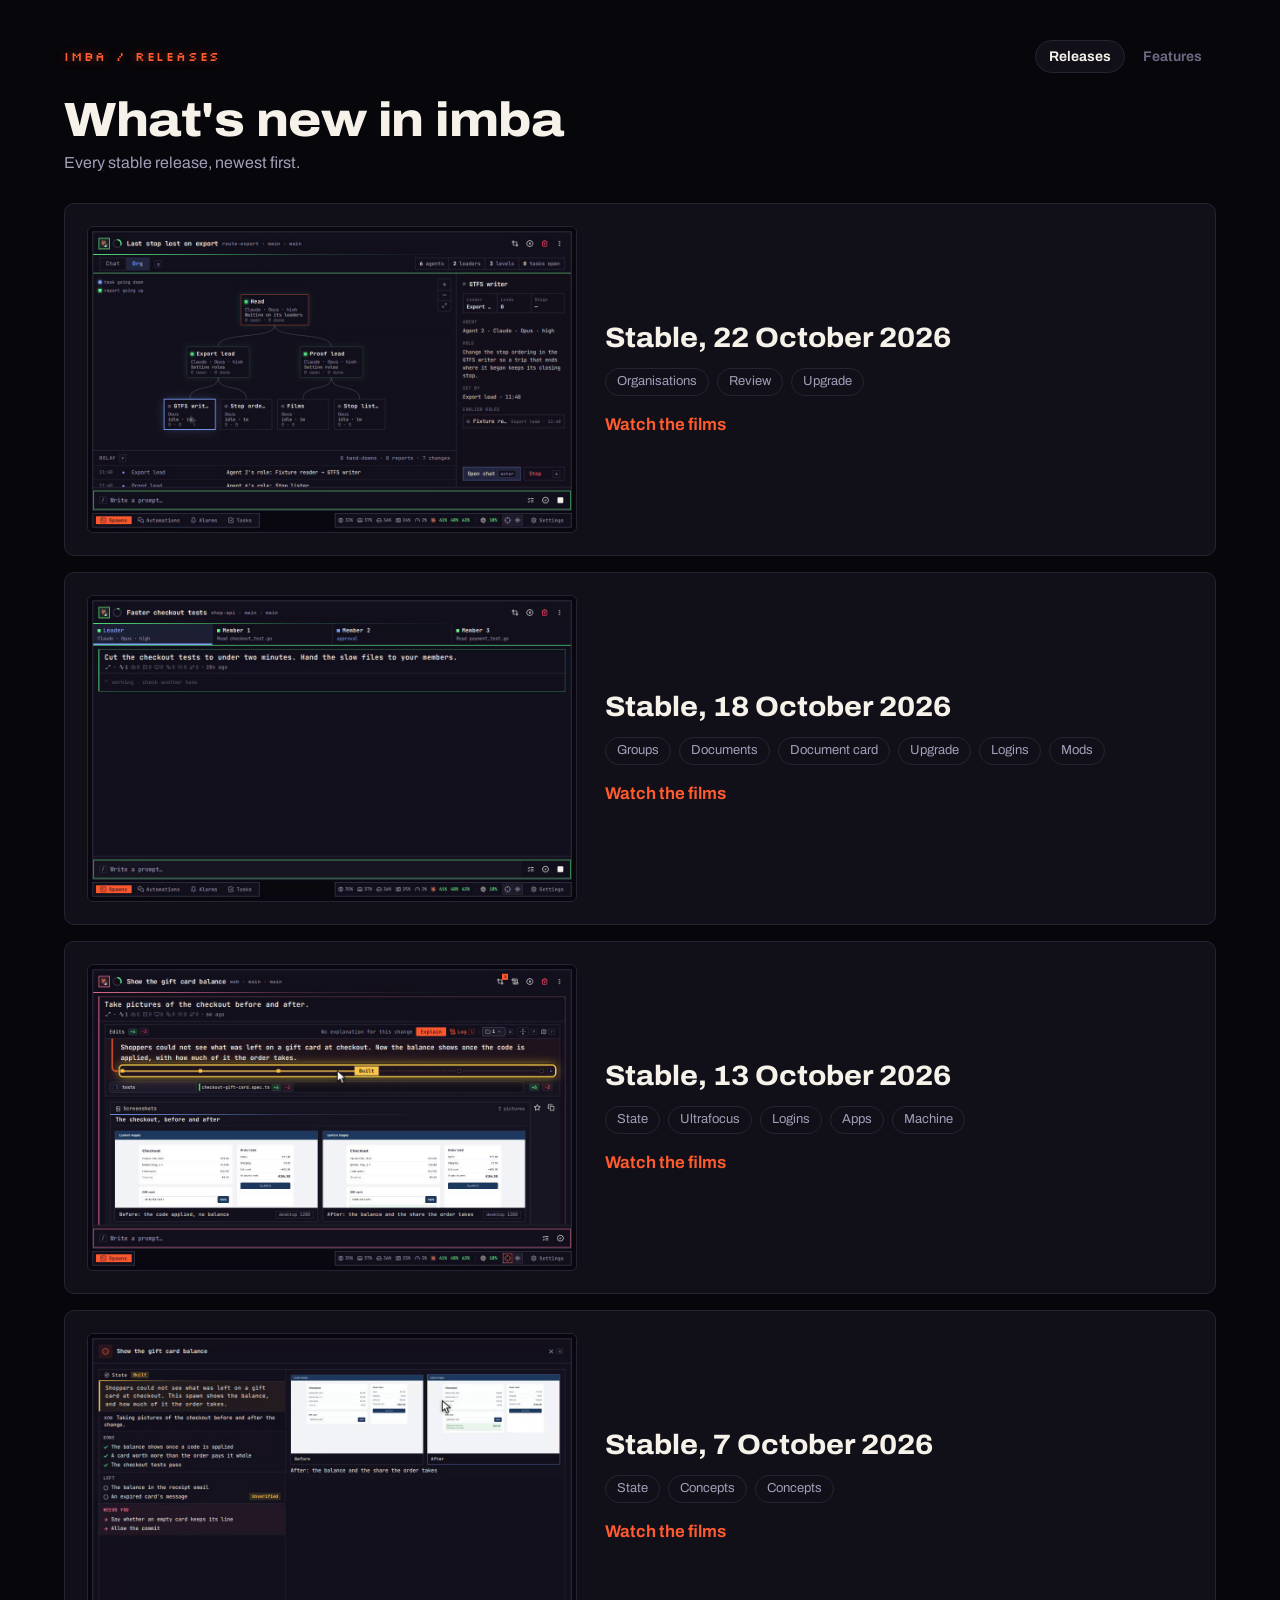
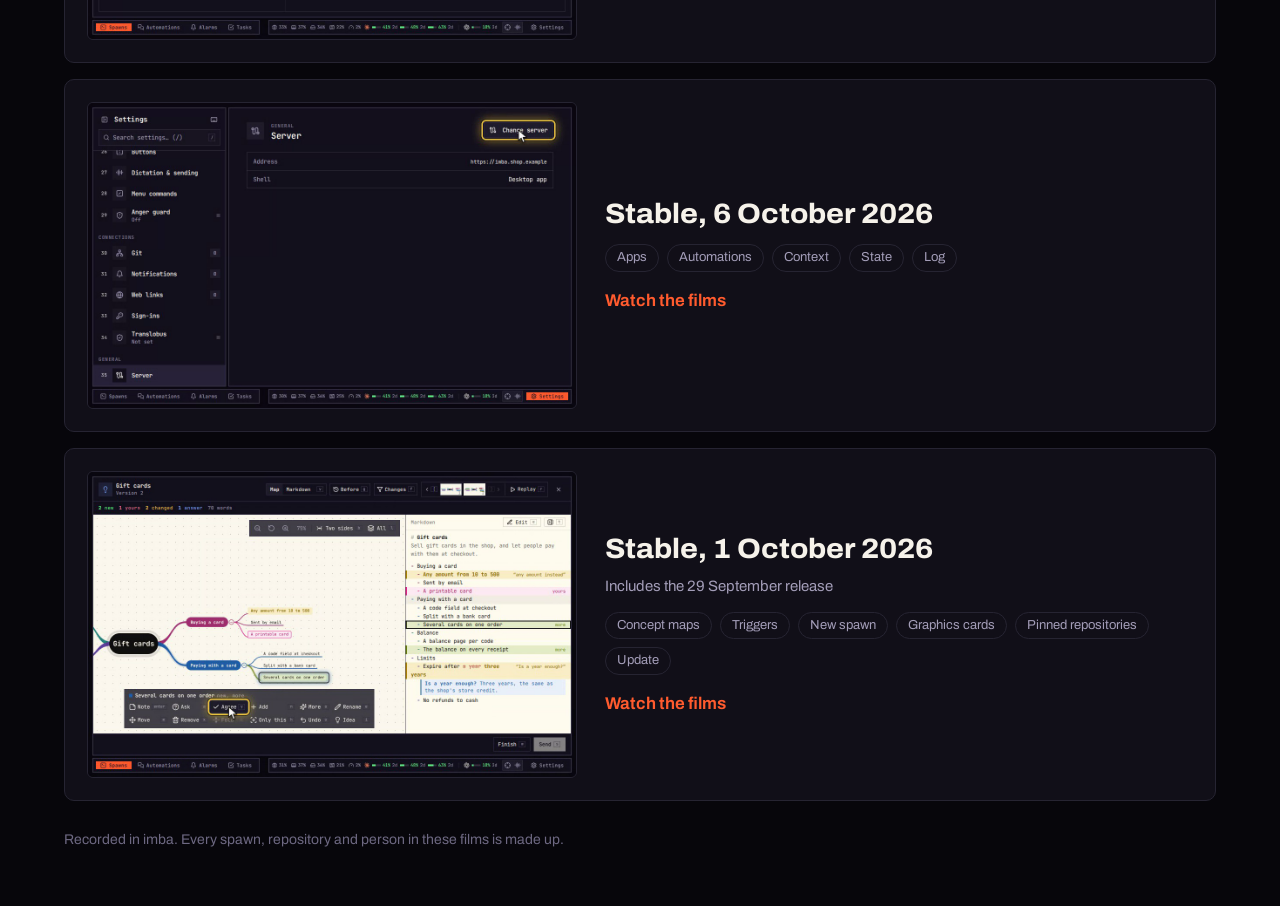
<file: index.html>
<!doctype html>
<html lang="en">
<head>
<meta charset="utf-8">
<meta name="viewport" content="width=device-width, initial-scale=1">
<title>What&#39;s new in imba</title>
<meta name="description" content="The newest stable: Organisations of agents under one Head spawn, one review for a loop&#39;s plans and an orchestration&#39;s run graph, loops and orchestrations an agent can ask for, and imba installing the Claude Code and Codex versions it needs.">
<meta name="robots" content="noindex">
<meta property="og:type" content="website">
<meta property="og:site_name" content="imba">
<meta property="og:title" content="What&#39;s new in imba">
<meta property="og:description" content="The newest stable: Organisations of agents under one Head spawn, one review for a loop&#39;s plans and an orchestration&#39;s run graph, loops and orchestrations an agent can ask for, and imba installing the Claude Code and Codex versions it needs.">
<meta property="og:image" content="https://hr-hristov.github.io/imba-releases/films/2026-10-22/organisation.ab74c6d0a5.png">
<meta property="og:url" content="https://hr-hristov.github.io/imba-releases/">
<meta name="twitter:card" content="summary_large_image">
<meta name="theme-color" content="#07060b">
<link rel="icon" href="data:,">
<link rel="stylesheet" href="style.bd3b09b923.css">
</head>
<body>
<main class="page">
  <div class="top"><span class="brand">imba / releases</span><nav class="tabs" aria-label="Sections"><a href="" data-on aria-current="page">Releases</a><a href="features/">Features</a></nav></div>
  <h1>What's new in imba</h1>
  <p class="covers">Every stable release, newest first.</p>
  <ul class="releases">
    <li>
      <a class="release" href="2026-10-22/">
        <img src="films/2026-10-22/organisation.ab74c6d0a5.png" alt="An organisation&#39;s Org view: the Head, Export lead and Proof lead under it, and their four agents, with Agent 2&#39;s new role GTFS writer open beside its earlier one" width="1120" height="700" loading="lazy">
        <div>
          <h2>Stable, 22 October 2026</h2>
          
          <ul><li>Organisations</li><li>Review</li><li>Upgrade</li></ul>
          <span class="open">Watch the films</span>
        </div>
      </a>
    </li>
    <li>
      <a class="release" href="2026-10-18/">
        <img src="films/2026-10-18/group.5af9dc79e8.png" alt="A leader spawn&#39;s page with its group bar: the leader, Member 1, Member 2 waiting on an approval, and Member 3 on Codex" width="1120" height="700" loading="lazy">
        <div>
          <h2>Stable, 18 October 2026</h2>
          
          <ul><li>Groups</li><li>Documents</li><li>Document card</li><li>Upgrade</li><li>Logins</li><li>Mods</li></ul>
          <span class="open">Watch the films</span>
        </div>
      </a>
    </li>
    <li>
      <a class="release" href="2026-10-13/">
        <img src="films/2026-10-13/stage-lines.cf202274b4.png" alt="A spawn&#39;s newest turn with its Edits box headed by the work&#39;s goal and a six-stop track marked Built with 2 waiting, then an earlier turn marked Building, then Ultrafocus lines each carrying its stage" width="1120" height="700" loading="lazy">
        <div>
          <h2>Stable, 13 October 2026</h2>
          
          <ul><li>State</li><li>Ultrafocus</li><li>Logins</li><li>Apps</li><li>Machine</li></ul>
          <span class="open">Watch the films</span>
        </div>
      </a>
    </li>
    <li>
      <a class="release" href="2026-10-07/">
        <img src="films/2026-10-07/state-view.607727c36d.png" alt="The State view of an imba spawn: the goal, what it is on now, what is done and left, what needs you, and the checkout before and after" width="1120" height="700" loading="lazy">
        <div>
          <h2>Stable, 7 October 2026</h2>
          
          <ul><li>State</li><li>Concepts</li><li>Concepts</li></ul>
          <span class="open">Watch the films</span>
        </div>
      </a>
    </li>
    <li>
      <a class="release" href="2026-10-06/">
        <img src="films/2026-10-06/one-app.84a9f8abe1.png" alt="Settings, Server in the imba desktop app, showing the server address it connected to and the Change server button" width="1120" height="700" loading="lazy">
        <div>
          <h2>Stable, 6 October 2026</h2>
          
          <ul><li>Apps</li><li>Automations</li><li>Context</li><li>State</li><li>Log</li></ul>
          <span class="open">Watch the films</span>
        </div>
      </a>
    </li>
    <li>
      <a class="release" href="2026-10-01/">
        <img src="films/2026-10-01/concept-maps.31a636cb1e.png" alt="A gift card idea drawn as a mind map in imba, with the bar of keys under the selected branch" width="1120" height="700" loading="lazy">
        <div>
          <h2>Stable, 1 October 2026</h2>
          <p class="covers">Includes the 29 September release</p>
          <ul><li>Concept maps</li><li>Triggers</li><li>New spawn</li><li>Graphics cards</li><li>Pinned repositories</li><li>Update</li></ul>
          <span class="open">Watch the films</span>
        </div>
      </a>
    </li>
  </ul>
  <p class="note">Recorded in imba. Every spawn, repository and person in these films is made up.</p>
</main>
</body>
</html>
</file>
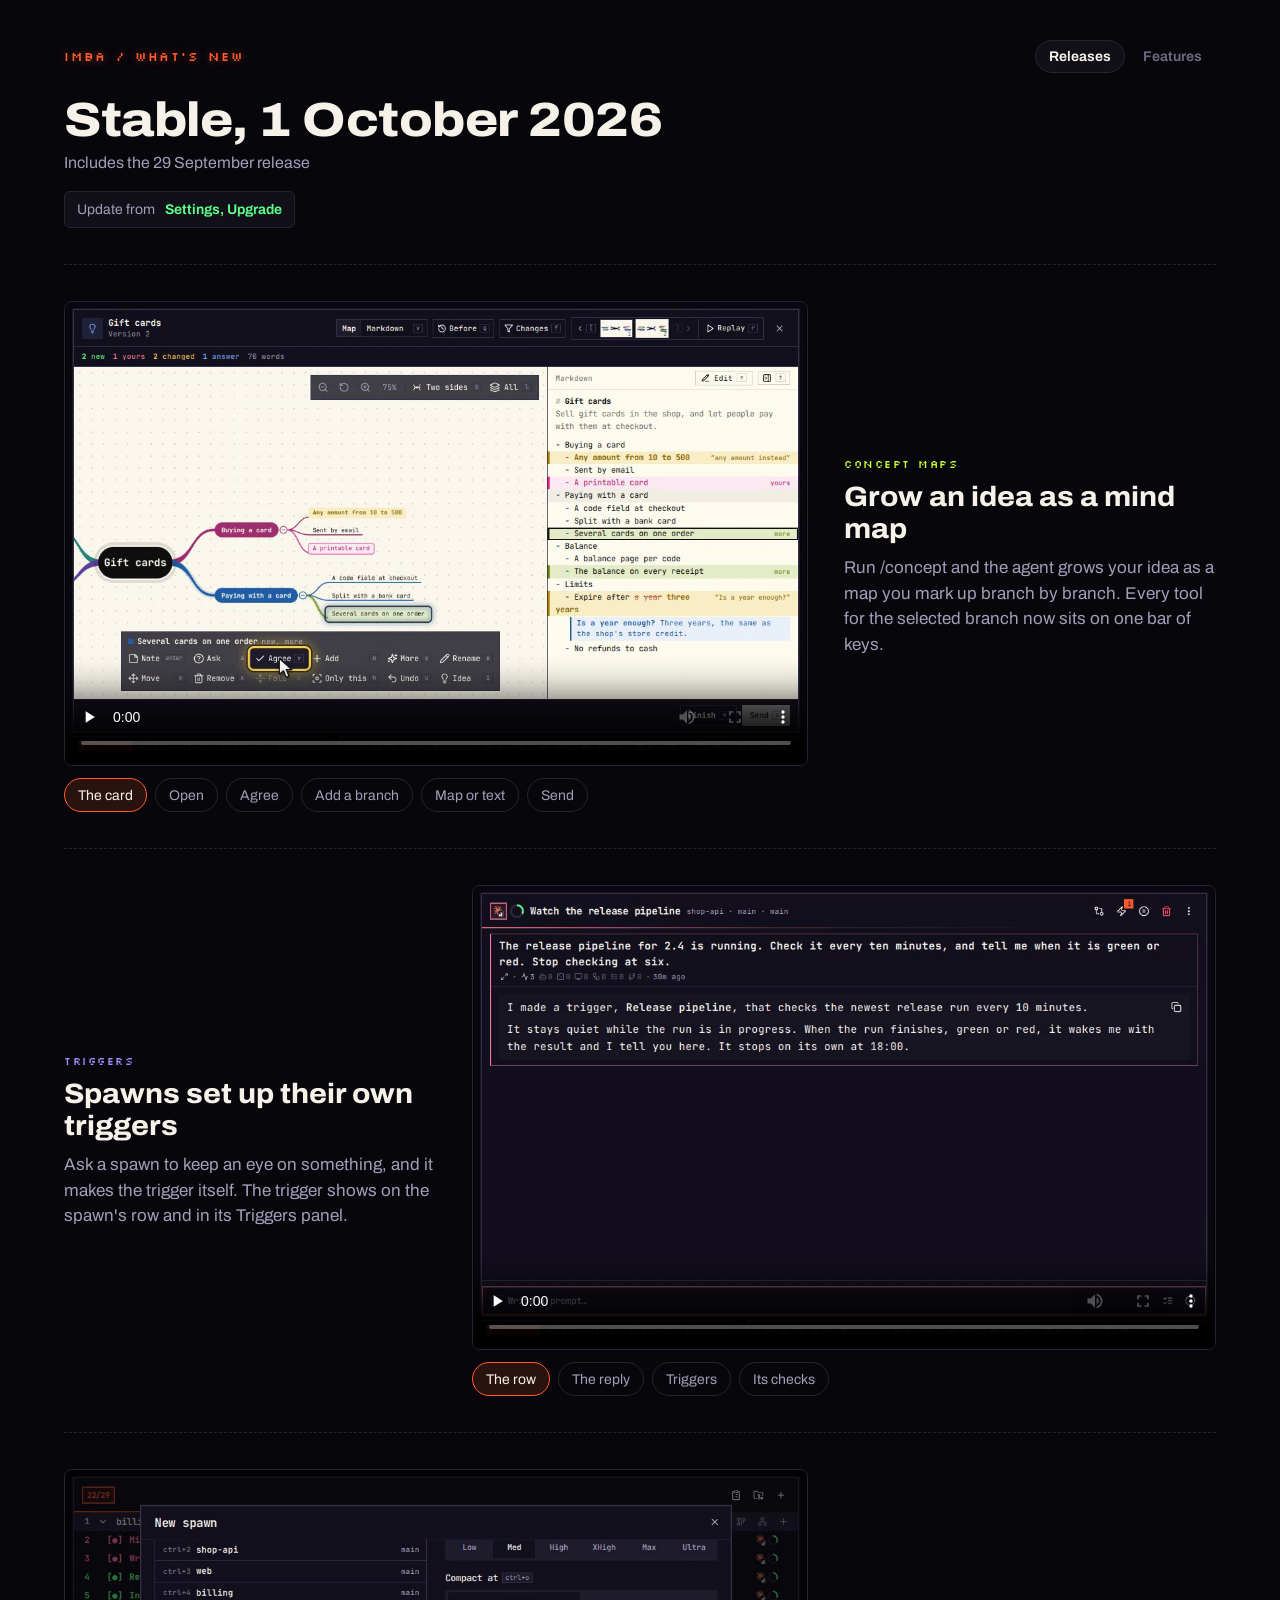
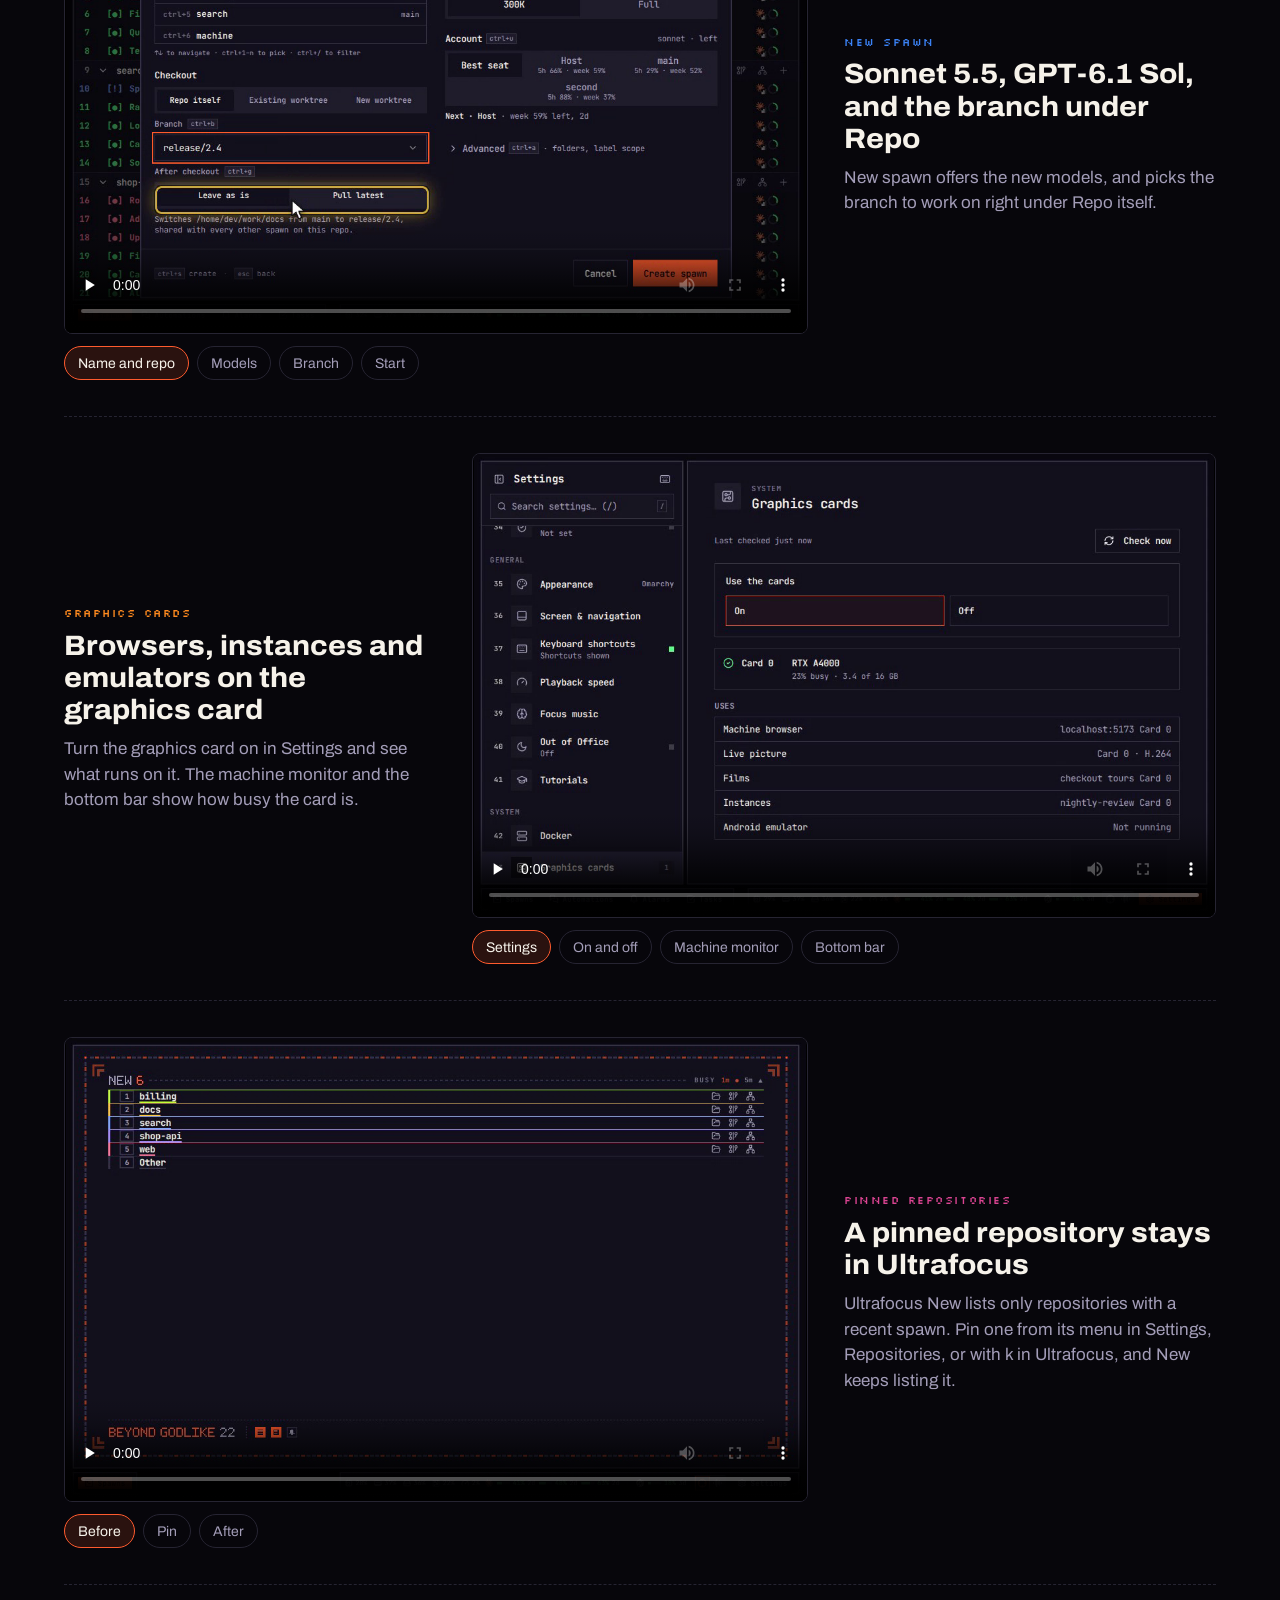
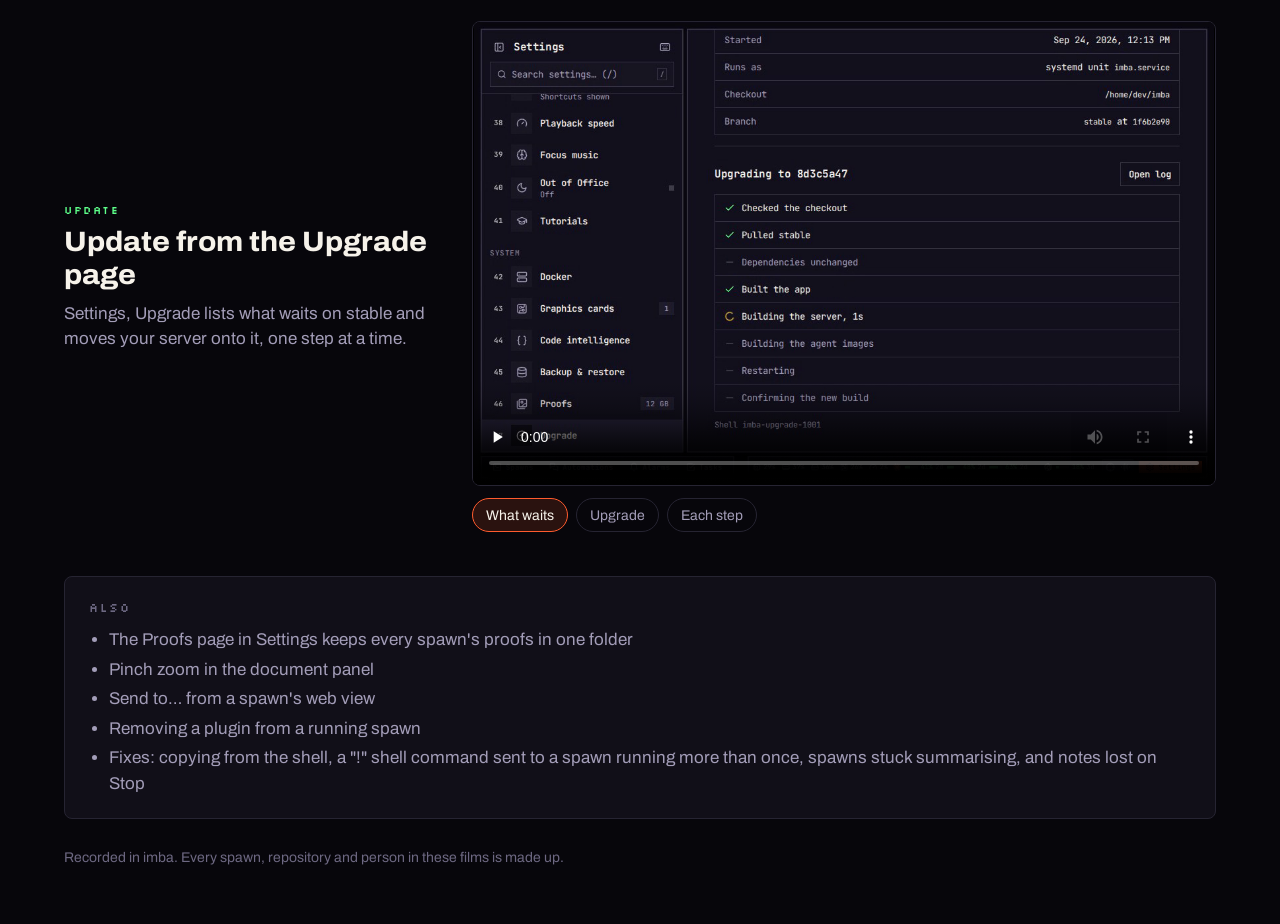
<file: 2026-10-01/index.html>
<!doctype html>
<html lang="en">
<head>
<meta charset="utf-8">
<meta name="viewport" content="width=device-width, initial-scale=1">
<title>imba stable, 1 October 2026</title>
<meta name="description" content="Concept maps, spawns that set up their own triggers, Sonnet 5.5 and GPT-6.1 Sol, the graphics card, and pinned repositories in Ultrafocus.">
<meta name="robots" content="noindex">
<meta property="og:type" content="website">
<meta property="og:site_name" content="imba">
<meta property="og:title" content="imba stable, 1 October 2026">
<meta property="og:description" content="Concept maps, spawns that set up their own triggers, Sonnet 5.5 and GPT-6.1 Sol, the graphics card, and pinned repositories in Ultrafocus.">
<meta property="og:image" content="https://hr-hristov.github.io/imba-releases/films/2026-10-01/concept-maps.31a636cb1e.png">
<meta property="og:url" content="https://hr-hristov.github.io/imba-releases/2026-10-01/">
<meta name="twitter:card" content="summary_large_image">
<meta name="theme-color" content="#07060b">
<link rel="icon" href="data:,">
<link rel="stylesheet" href="../style.bd3b09b923.css">
</head>
<body>
<main class="page">
  <div class="top"><span class="brand">imba / what&#39;s new</span><nav class="tabs" aria-label="Sections"><a href="../" data-on>Releases</a><a href="../features/">Features</a></nav></div>
  <h1>Stable, 1 October 2026</h1>
  <p class="covers">Includes the 29 September release</p>
  <div class="update">Update from <b>Settings, Upgrade</b></div>
  <section class="feature" id="concept-maps">
    <figure class="film">
      <video controls playsinline preload="none" poster="../films/2026-10-01/concept-maps.31a636cb1e.png" src="../films/2026-10-01/concept-maps.33aaf2418f.webm" aria-label="A gift card idea drawn as a mind map in imba, with the bar of keys under the selected branch"></video>
      <ol class="steps" aria-label="Steps"><li><button type="button">The card</button></li><li><button type="button">Open</button></li><li><button type="button">Agree</button></li><li><button type="button">Add a branch</button></li><li><button type="button">Map or text</button></li><li><button type="button">Send</button></li></ol>
      <script type="application/json">{"desktop":{"src":"../films/2026-10-01/concept-maps.33aaf2418f.webm","poster":"../films/2026-10-01/concept-maps.31a636cb1e.png","steps":[{"name":"The card","at":0},{"name":"Open","at":2.6},{"name":"Agree","at":6.5},{"name":"Add a branch","at":12.9},{"name":"Map or text","at":22.8},{"name":"Send","at":33.7}]},"phone":{"src":"../films/2026-10-01/concept-maps-phone.0046d58240.webm","poster":"../films/2026-10-01/concept-maps-phone.2d28d6ef54.png","steps":[{"name":"The card","at":0},{"name":"Open","at":2.6},{"name":"Agree","at":6.5},{"name":"Add a branch","at":13.1},{"name":"Map or text","at":23.3},{"name":"Send","at":29.3}]}}</script>
    </figure>
    <div class="words">
      <div class="tag">Concept maps</div>
      <h2>Grow an idea as a mind map</h2>
      <p>Run /concept and the agent grows your idea as a map you mark up branch by branch. Every tool for the selected branch now sits on one bar of keys.</p>
    </div>
  </section>
  <section class="feature" id="triggers">
    <figure class="film">
      <video controls playsinline preload="none" poster="../films/2026-10-01/triggers.7739bc390b.png" src="../films/2026-10-01/triggers.1f74fd65e1.webm" aria-label="A spawn in imba saying it made a trigger that checks the release run every 10 minutes"></video>
      <ol class="steps" aria-label="Steps"><li><button type="button">The row</button></li><li><button type="button">The reply</button></li><li><button type="button">Triggers</button></li><li><button type="button">Its checks</button></li></ol>
      <script type="application/json">{"desktop":{"src":"../films/2026-10-01/triggers.1f74fd65e1.webm","poster":"../films/2026-10-01/triggers.7739bc390b.png","steps":[{"name":"The row","at":0},{"name":"The reply","at":3},{"name":"Triggers","at":8.5},{"name":"Its checks","at":13}]},"phone":{"src":"../films/2026-10-01/triggers-phone.0019f3f002.webm","poster":"../films/2026-10-01/triggers-phone.35db92acb9.png","steps":[{"name":"The row","at":0},{"name":"The reply","at":3},{"name":"Triggers","at":8.4},{"name":"Its checks","at":13.1}]}}</script>
    </figure>
    <div class="words">
      <div class="tag">Triggers</div>
      <h2>Spawns set up their own triggers</h2>
      <p>Ask a spawn to keep an eye on something, and it makes the trigger itself. The trigger shows on the spawn&#39;s row and in its Triggers panel.</p>
    </div>
  </section>
  <section class="feature" id="new-spawn">
    <figure class="film">
      <video controls playsinline preload="none" poster="../films/2026-10-01/new-spawn.b2b8fabaf5.png" src="../films/2026-10-01/new-spawn.434d00c2bd.webm" aria-label="The New spawn dialog in imba with Sonnet chosen and the release/2.4 branch picked under Repo itself"></video>
      <ol class="steps" aria-label="Steps"><li><button type="button">Name and repo</button></li><li><button type="button">Models</button></li><li><button type="button">Branch</button></li><li><button type="button">Start</button></li></ol>
      <script type="application/json">{"desktop":{"src":"../films/2026-10-01/new-spawn.434d00c2bd.webm","poster":"../films/2026-10-01/new-spawn.b2b8fabaf5.png","steps":[{"name":"Name and repo","at":0},{"name":"Models","at":7.6},{"name":"Branch","at":14.5},{"name":"Start","at":22.6}]},"phone":{"src":"../films/2026-10-01/new-spawn-phone.2c2dd1fdad.webm","poster":"../films/2026-10-01/new-spawn-phone.a1cbc6c226.png","steps":[{"name":"Name and repo","at":0},{"name":"Models","at":7.3},{"name":"Branch","at":14.1},{"name":"Start","at":22.2}]}}</script>
    </figure>
    <div class="words">
      <div class="tag">New spawn</div>
      <h2>Sonnet 5.5, GPT-6.1 Sol, and the branch under Repo</h2>
      <p>New spawn offers the new models, and picks the branch to work on right under Repo itself.</p>
    </div>
  </section>
  <section class="feature" id="graphics-cards">
    <figure class="film">
      <video controls playsinline preload="none" poster="../films/2026-10-01/graphics-cards.ca583a077c.png" src="../films/2026-10-01/graphics-cards.892a28889f.webm" aria-label="The Graphics cards page in imba Settings, listing what runs on card 0"></video>
      <ol class="steps" aria-label="Steps"><li><button type="button">Settings</button></li><li><button type="button">On and off</button></li><li><button type="button">Machine monitor</button></li><li><button type="button">Bottom bar</button></li></ol>
      <script type="application/json">{"desktop":{"src":"../films/2026-10-01/graphics-cards.892a28889f.webm","poster":"../films/2026-10-01/graphics-cards.ca583a077c.png","steps":[{"name":"Settings","at":0},{"name":"On and off","at":3.4},{"name":"Machine monitor","at":9.7},{"name":"Bottom bar","at":17.8}]},"phone":{"src":"../films/2026-10-01/graphics-cards-phone.dde0120294.webm","poster":"../films/2026-10-01/graphics-cards-phone.be2ce13a4f.png","steps":[{"name":"Settings","at":0},{"name":"On and off","at":3.5},{"name":"Machine monitor","at":9.6}]}}</script>
    </figure>
    <div class="words">
      <div class="tag">Graphics cards</div>
      <h2>Browsers, instances and emulators on the graphics card</h2>
      <p>Turn the graphics card on in Settings and see what runs on it. The machine monitor and the bottom bar show how busy the card is.</p>
    </div>
  </section>
  <section class="feature" id="pinned-repositories">
    <figure class="film">
      <video controls playsinline preload="none" poster="../films/2026-10-01/pinned-repositories.dc77c89f1d.png" src="../films/2026-10-01/pinned-repositories.b983b091df.webm" aria-label="The Ultrafocus New column in imba with the pinned docs repository in its list"></video>
      <ol class="steps" aria-label="Steps"><li><button type="button">Before</button></li><li><button type="button">Pin</button></li><li><button type="button">After</button></li></ol>
      <script type="application/json">{"desktop":{"src":"../films/2026-10-01/pinned-repositories.b983b091df.webm","poster":"../films/2026-10-01/pinned-repositories.dc77c89f1d.png","steps":[{"name":"Before","at":0},{"name":"Pin","at":3.1},{"name":"After","at":9.9}]},"phone":{"src":"../films/2026-10-01/pinned-repositories-phone.75a562016d.webm","poster":"../films/2026-10-01/pinned-repositories-phone.d0b5d2808b.png","steps":[{"name":"Before","at":0},{"name":"Pin","at":3},{"name":"After","at":9.6}]}}</script>
    </figure>
    <div class="words">
      <div class="tag">Pinned repositories</div>
      <h2>A pinned repository stays in Ultrafocus</h2>
      <p>Ultrafocus New lists only repositories with a recent spawn. Pin one from its menu in Settings, Repositories, or with k in Ultrafocus, and New keeps listing it.</p>
    </div>
  </section>
  <section class="feature" id="upgrade">
    <figure class="film">
      <video controls playsinline preload="none" poster="../films/2026-10-01/upgrade.eccf33f365.png" src="../films/2026-10-01/upgrade.8da9194725.webm" aria-label="The Upgrade page in imba Settings moving a server onto the new stable, step by step"></video>
      <ol class="steps" aria-label="Steps"><li><button type="button">What waits</button></li><li><button type="button">Upgrade</button></li><li><button type="button">Each step</button></li></ol>
      <script type="application/json">{"desktop":{"src":"../films/2026-10-01/upgrade.8da9194725.webm","poster":"../films/2026-10-01/upgrade.eccf33f365.png","steps":[{"name":"What waits","at":0.1},{"name":"Upgrade","at":5.4},{"name":"Each step","at":9.9}]},"phone":{"src":"../films/2026-10-01/upgrade-phone.90c58eee08.webm","poster":"../films/2026-10-01/upgrade-phone.136b416f5f.png","steps":[{"name":"What waits","at":0},{"name":"Upgrade","at":5.4},{"name":"Each step","at":9.9}]}}</script>
    </figure>
    <div class="words">
      <div class="tag">Update</div>
      <h2>Update from the Upgrade page</h2>
      <p>Settings, Upgrade lists what waits on stable and moves your server onto it, one step at a time.</p>
    </div>
  </section>
  <section class="also">
    <h3>Also</h3>
    <ul>
      <li>The Proofs page in Settings keeps every spawn&#39;s proofs in one folder</li>
      <li>Pinch zoom in the document panel</li>
      <li>Send to… from a spawn&#39;s web view</li>
      <li>Removing a plugin from a running spawn</li>
      <li>Fixes: copying from the shell, a &quot;!&quot; shell command sent to a spawn running more than once, spawns stuck summarising, and notes lost on Stop</li>
    </ul>
  </section>
  <p class="note">Recorded in imba. Every spawn, repository and person in these films is made up.</p>
</main>
<script type="module" src="../player.895c71ae49.js"></script>
</body>
</html>
</file>
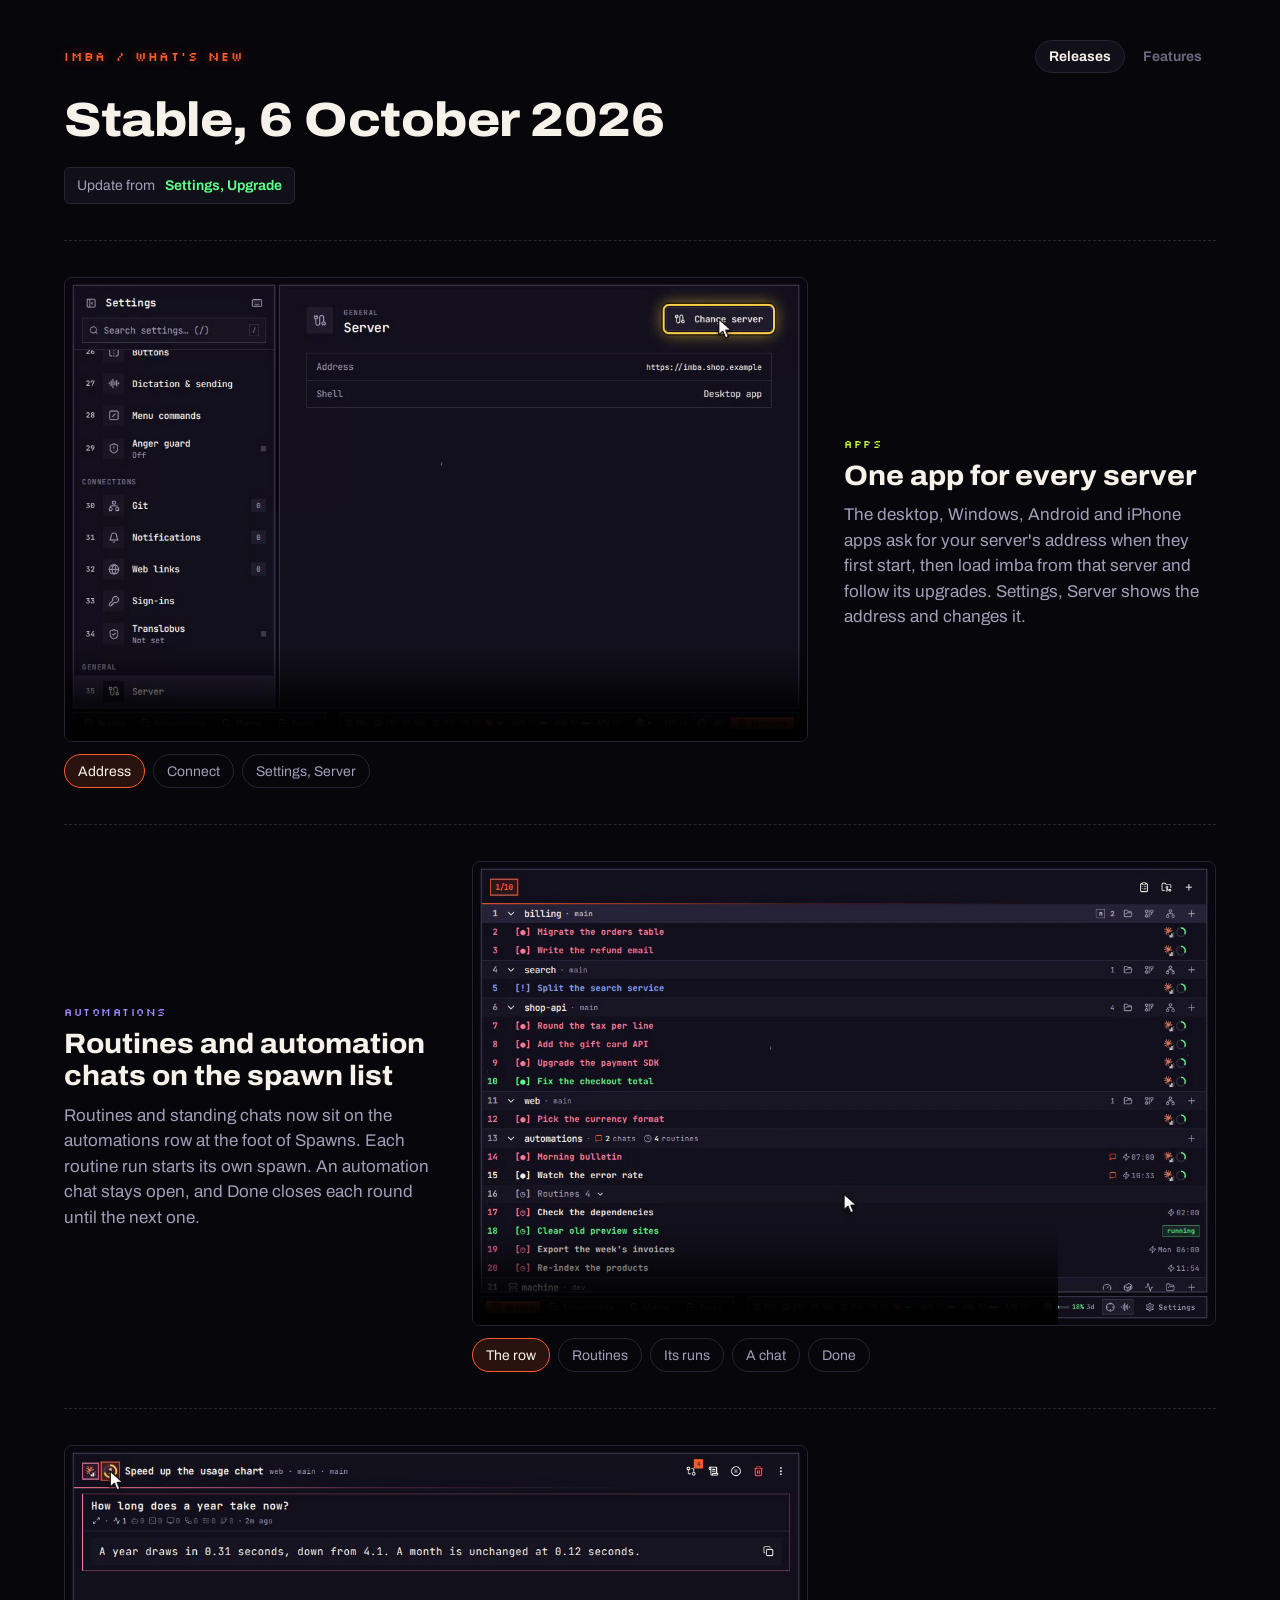
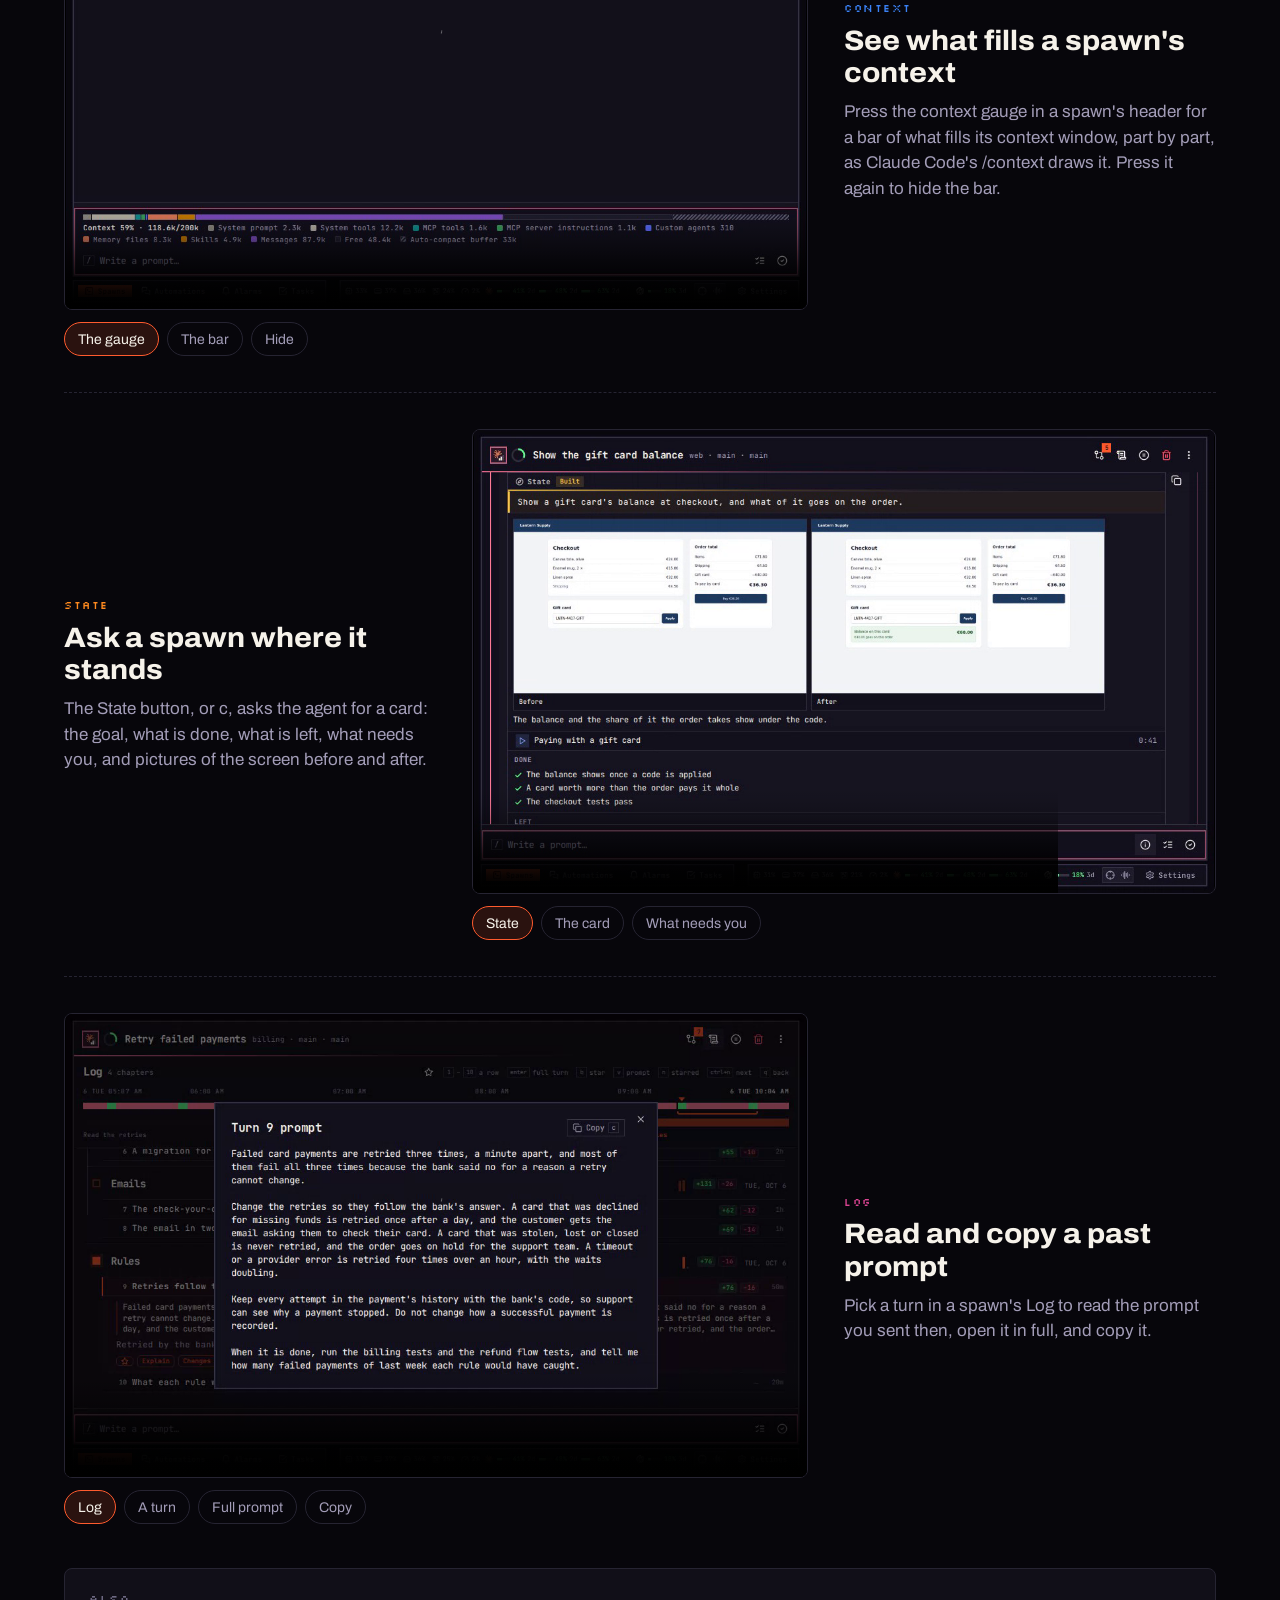
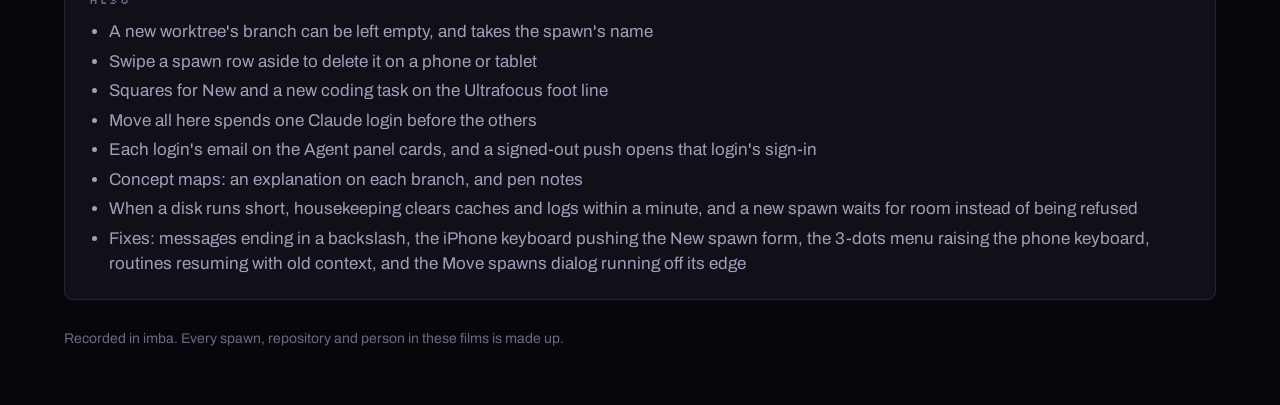
<file: 2026-10-06/index.html>
<!doctype html>
<html lang="en">
<head>
<meta charset="utf-8">
<meta name="viewport" content="width=device-width, initial-scale=1">
<title>imba stable, 6 October 2026</title>
<meta name="description" content="One app for every server, routines and automation chats on the spawn list, the context bar, a spawn&#39;s state card, and past prompts from the Log.">
<meta name="robots" content="noindex">
<meta property="og:type" content="website">
<meta property="og:site_name" content="imba">
<meta property="og:title" content="imba stable, 6 October 2026">
<meta property="og:description" content="One app for every server, routines and automation chats on the spawn list, the context bar, a spawn&#39;s state card, and past prompts from the Log.">
<meta property="og:image" content="https://hr-hristov.github.io/imba-releases/films/2026-10-06/one-app.84a9f8abe1.png">
<meta property="og:url" content="https://hr-hristov.github.io/imba-releases/2026-10-06/">
<meta name="twitter:card" content="summary_large_image">
<meta name="theme-color" content="#07060b">
<link rel="icon" href="data:,">
<link rel="stylesheet" href="../style.bd3b09b923.css">
</head>
<body>
<main class="page">
  <div class="top"><span class="brand">imba / what&#39;s new</span><nav class="tabs" aria-label="Sections"><a href="../" data-on>Releases</a><a href="../features/">Features</a></nav></div>
  <h1>Stable, 6 October 2026</h1>
  
  <div class="update">Update from <b>Settings, Upgrade</b></div>
  <section class="feature" id="one-app">
    <figure class="film">
      <video controls playsinline preload="none" poster="../films/2026-10-06/one-app.84a9f8abe1.png" src="../films/2026-10-06/one-app.e8c16cc225.webm" aria-label="Settings, Server in the imba desktop app, showing the server address it connected to and the Change server button"></video>
      <ol class="steps" aria-label="Steps"><li><button type="button">Address</button></li><li><button type="button">Connect</button></li><li><button type="button">Settings, Server</button></li></ol>
      <script type="application/json">{"desktop":{"src":"../films/2026-10-06/one-app.e8c16cc225.webm","poster":"../films/2026-10-06/one-app.84a9f8abe1.png","steps":[{"name":"Address","at":0},{"name":"Connect","at":4.8},{"name":"Settings, Server","at":12.2}]},"phone":{"src":"../films/2026-10-06/one-app-phone.696c72c2a0.webm","poster":"../films/2026-10-06/one-app-phone.2d488d54fa.png","steps":[{"name":"Address","at":0},{"name":"Connect","at":4.9},{"name":"Settings, Server","at":12.2}]}}</script>
    </figure>
    <div class="words">
      <div class="tag">Apps</div>
      <h2>One app for every server</h2>
      <p>The desktop, Windows, Android and iPhone apps ask for your server&#39;s address when they first start, then load imba from that server and follow its upgrades. Settings, Server shows the address and changes it.</p>
    </div>
  </section>
  <section class="feature" id="automation-chats">
    <figure class="film">
      <video controls playsinline preload="none" poster="../films/2026-10-06/automation-chats.699e69dfc9.png" src="../films/2026-10-06/automation-chats.72a05a0715.webm" aria-label="The automations row at the foot of the imba spawn list, with two chats and four routines opened under it"></video>
      <ol class="steps" aria-label="Steps"><li><button type="button">The row</button></li><li><button type="button">Routines</button></li><li><button type="button">Its runs</button></li><li><button type="button">A chat</button></li><li><button type="button">Done</button></li></ol>
      <script type="application/json">{"desktop":{"src":"../films/2026-10-06/automation-chats.72a05a0715.webm","poster":"../films/2026-10-06/automation-chats.699e69dfc9.png","steps":[{"name":"The row","at":0},{"name":"Routines","at":3},{"name":"Its runs","at":6.7},{"name":"A chat","at":12.5},{"name":"Done","at":17.5}]},"phone":{"src":"../films/2026-10-06/automation-chats-phone.3bbef286fe.webm","poster":"../films/2026-10-06/automation-chats-phone.8ffba75565.png","steps":[{"name":"The row","at":0},{"name":"Routines","at":3},{"name":"Its runs","at":6.7},{"name":"A chat","at":13.2},{"name":"Done","at":18.5}]}}</script>
    </figure>
    <div class="words">
      <div class="tag">Automations</div>
      <h2>Routines and automation chats on the spawn list</h2>
      <p>Routines and standing chats now sit on the automations row at the foot of Spawns. Each routine run starts its own spawn. An automation chat stays open, and Done closes each round until the next one.</p>
    </div>
  </section>
  <section class="feature" id="context-bar">
    <figure class="film">
      <video controls playsinline preload="none" poster="../films/2026-10-06/context-bar.cf43f24c22.png" src="../films/2026-10-06/context-bar.a7f093bfe9.webm" aria-label="A spawn in imba with the context bar open above the writing area, split into the system prompt, tools, memory files, skills and messages"></video>
      <ol class="steps" aria-label="Steps"><li><button type="button">The gauge</button></li><li><button type="button">The bar</button></li><li><button type="button">Hide</button></li></ol>
      <script type="application/json">{"desktop":{"src":"../films/2026-10-06/context-bar.a7f093bfe9.webm","poster":"../films/2026-10-06/context-bar.cf43f24c22.png","steps":[{"name":"The gauge","at":0},{"name":"The bar","at":2.6},{"name":"Hide","at":8.2}]},"phone":{"src":"../films/2026-10-06/context-bar-phone.0e2dbaa947.webm","poster":"../films/2026-10-06/context-bar-phone.afb0936c6e.png","steps":[{"name":"The gauge","at":0},{"name":"The bar","at":2.6},{"name":"Hide","at":8.1}]}}</script>
    </figure>
    <div class="words">
      <div class="tag">Context</div>
      <h2>See what fills a spawn&#39;s context</h2>
      <p>Press the context gauge in a spawn&#39;s header for a bar of what fills its context window, part by part, as Claude Code&#39;s /context draws it. Press it again to hide the bar.</p>
    </div>
  </section>
  <section class="feature" id="spawn-state">
    <figure class="film">
      <video controls playsinline preload="none" poster="../films/2026-10-06/spawn-state.4282516706.png" src="../films/2026-10-06/spawn-state.ff6443220c.webm" aria-label="A spawn&#39;s state card in imba with before and after pictures of a checkout and the lists of what is done and what needs you"></video>
      <ol class="steps" aria-label="Steps"><li><button type="button">State</button></li><li><button type="button">The card</button></li><li><button type="button">What needs you</button></li></ol>
      <script type="application/json">{"desktop":{"src":"../films/2026-10-06/spawn-state.ff6443220c.webm","poster":"../films/2026-10-06/spawn-state.4282516706.png","steps":[{"name":"State","at":0},{"name":"The card","at":5.1},{"name":"What needs you","at":9.6}]},"phone":{"src":"../films/2026-10-06/spawn-state-phone.88a2103a5e.webm","poster":"../films/2026-10-06/spawn-state-phone.bd21603b48.png","steps":[{"name":"State","at":0},{"name":"The card","at":5},{"name":"What needs you","at":9.5}]}}</script>
    </figure>
    <div class="words">
      <div class="tag">State</div>
      <h2>Ask a spawn where it stands</h2>
      <p>The State button, or c, asks the agent for a card: the goal, what is done, what is left, what needs you, and pictures of the screen before and after.</p>
    </div>
  </section>
  <section class="feature" id="log-prompt">
    <figure class="film">
      <video controls playsinline preload="none" poster="../films/2026-10-06/log-prompt.dfe0bdf839.png" src="../films/2026-10-06/log-prompt.44928452b8.webm" aria-label="A long prompt from turn 9 of a spawn, opened in full from the imba Log with its Copy prompt button"></video>
      <ol class="steps" aria-label="Steps"><li><button type="button">Log</button></li><li><button type="button">A turn</button></li><li><button type="button">Full prompt</button></li><li><button type="button">Copy</button></li></ol>
      <script type="application/json">{"desktop":{"src":"../films/2026-10-06/log-prompt.44928452b8.webm","poster":"../films/2026-10-06/log-prompt.dfe0bdf839.png","steps":[{"name":"Log","at":0},{"name":"A turn","at":3.8},{"name":"Full prompt","at":7.5},{"name":"Copy","at":12.8}]},"phone":{"src":"../films/2026-10-06/log-prompt-phone.81ee722f07.webm","poster":"../films/2026-10-06/log-prompt-phone.d1851e3a7b.png","steps":[{"name":"Log","at":0},{"name":"A turn","at":4.8},{"name":"Full prompt","at":8.5},{"name":"Copy","at":13.8}]}}</script>
    </figure>
    <div class="words">
      <div class="tag">Log</div>
      <h2>Read and copy a past prompt</h2>
      <p>Pick a turn in a spawn&#39;s Log to read the prompt you sent then, open it in full, and copy it.</p>
    </div>
  </section>
  <section class="also">
    <h3>Also</h3>
    <ul>
      <li>A new worktree&#39;s branch can be left empty, and takes the spawn&#39;s name</li>
      <li>Swipe a spawn row aside to delete it on a phone or tablet</li>
      <li>Squares for New and a new coding task on the Ultrafocus foot line</li>
      <li>Move all here spends one Claude login before the others</li>
      <li>Each login&#39;s email on the Agent panel cards, and a signed-out push opens that login&#39;s sign-in</li>
      <li>Concept maps: an explanation on each branch, and pen notes</li>
      <li>When a disk runs short, housekeeping clears caches and logs within a minute, and a new spawn waits for room instead of being refused</li>
      <li>Fixes: messages ending in a backslash, the iPhone keyboard pushing the New spawn form, the 3-dots menu raising the phone keyboard, routines resuming with old context, and the Move spawns dialog running off its edge</li>
    </ul>
  </section>
  <p class="note">Recorded in imba. Every spawn, repository and person in these films is made up.</p>
</main>
<script type="module" src="../player.895c71ae49.js"></script>
</body>
</html>
</file>
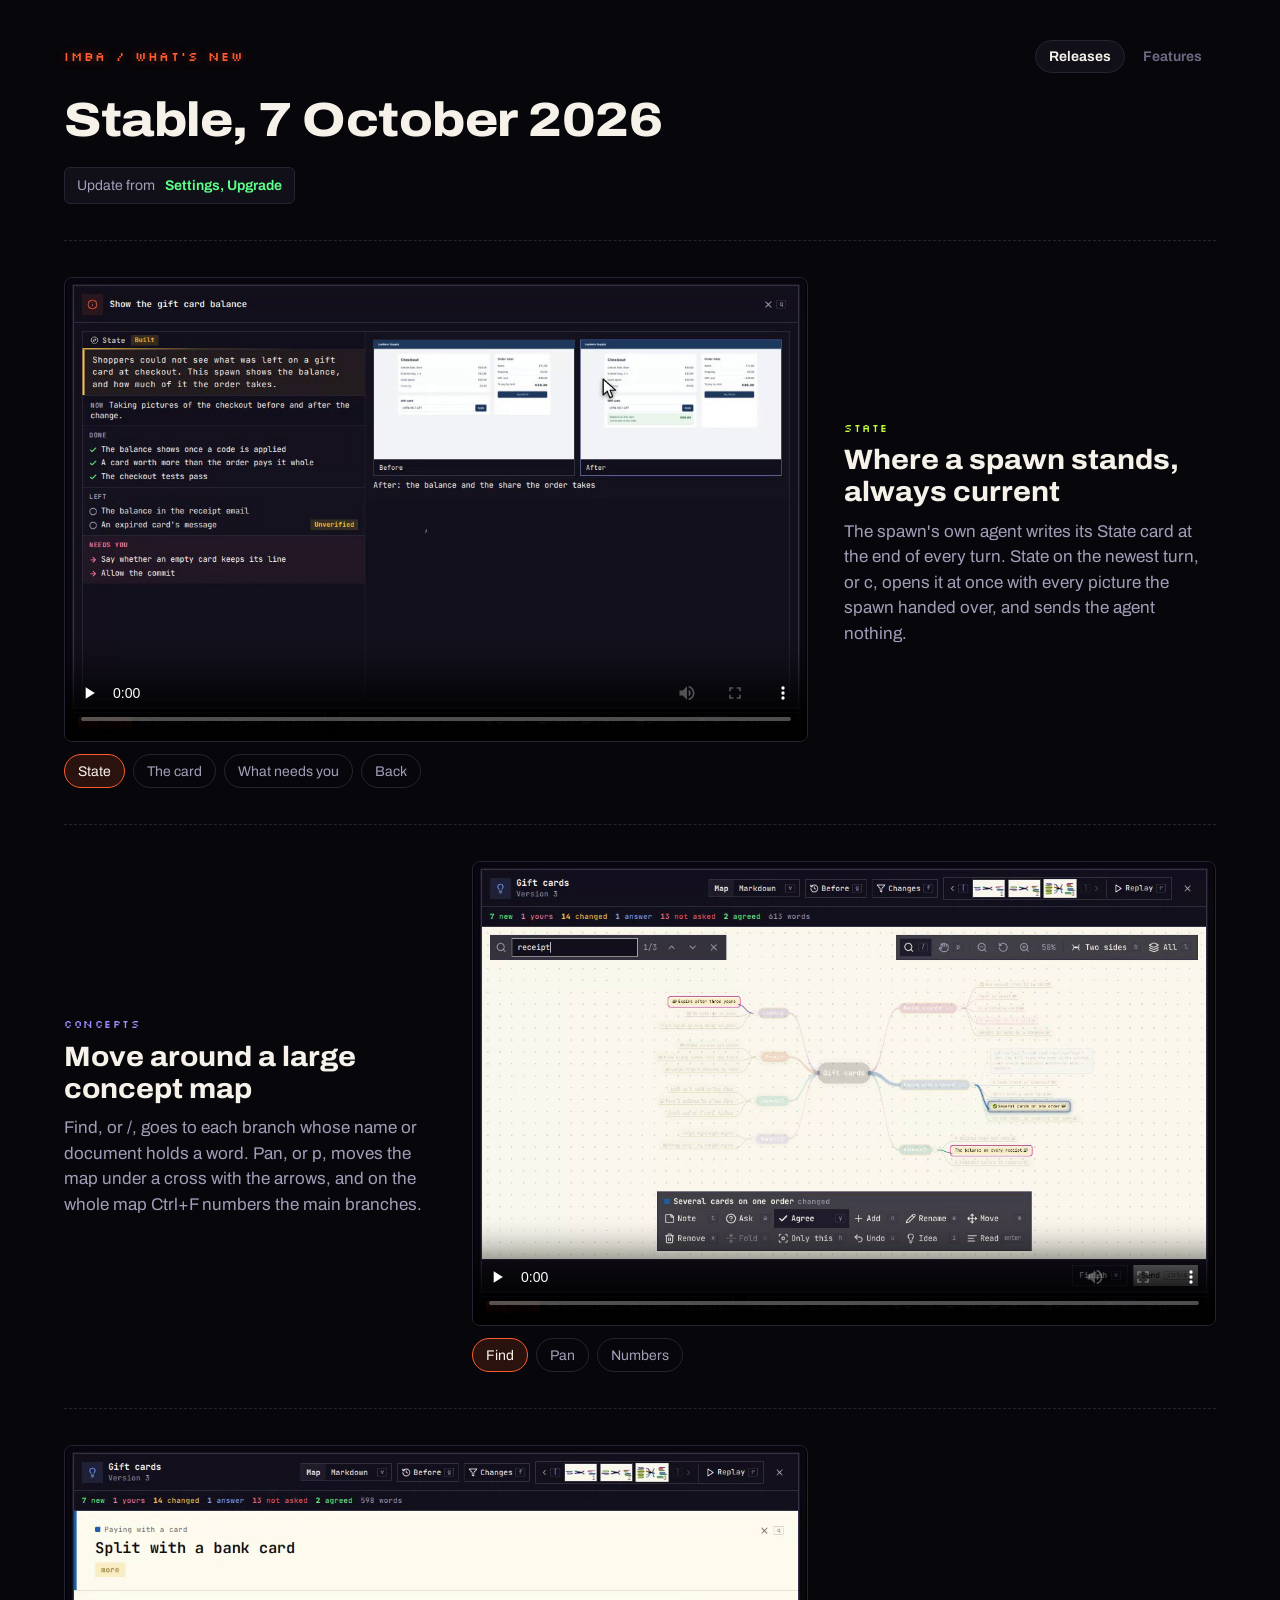
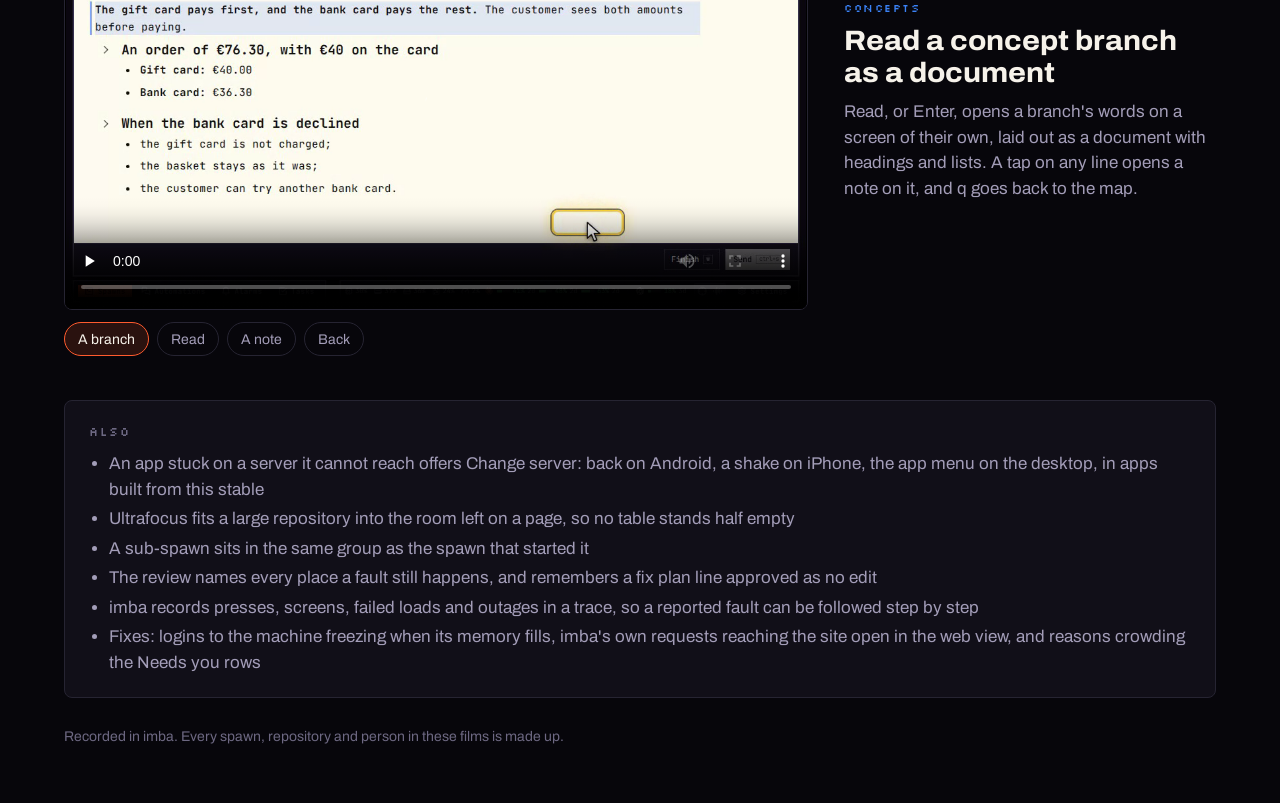
<file: 2026-10-07/index.html>
<!doctype html>
<html lang="en">
<head>
<meta charset="utf-8">
<meta name="viewport" content="width=device-width, initial-scale=1">
<title>imba stable, 7 October 2026</title>
<meta name="description" content="The State view, kept by each spawn&#39;s own agent, a large concept map moved around from the keyboard, and a concept branch read as a document.">
<meta name="robots" content="noindex">
<meta property="og:type" content="website">
<meta property="og:site_name" content="imba">
<meta property="og:title" content="imba stable, 7 October 2026">
<meta property="og:description" content="The State view, kept by each spawn&#39;s own agent, a large concept map moved around from the keyboard, and a concept branch read as a document.">
<meta property="og:image" content="https://hr-hristov.github.io/imba-releases/films/2026-10-07/state-view.607727c36d.png">
<meta property="og:url" content="https://hr-hristov.github.io/imba-releases/2026-10-07/">
<meta name="twitter:card" content="summary_large_image">
<meta name="theme-color" content="#07060b">
<link rel="icon" href="data:,">
<link rel="stylesheet" href="../style.bd3b09b923.css">
</head>
<body>
<main class="page">
  <div class="top"><span class="brand">imba / what&#39;s new</span><nav class="tabs" aria-label="Sections"><a href="../" data-on>Releases</a><a href="../features/">Features</a></nav></div>
  <h1>Stable, 7 October 2026</h1>
  
  <div class="update">Update from <b>Settings, Upgrade</b></div>
  <section class="feature" id="state-view">
    <figure class="film">
      <video controls playsinline preload="none" poster="../films/2026-10-07/state-view.607727c36d.png" src="../films/2026-10-07/state-view.06fb2a2eeb.webm" aria-label="The State view of an imba spawn: the goal, what it is on now, what is done and left, what needs you, and the checkout before and after"></video>
      <ol class="steps" aria-label="Steps"><li><button type="button">State</button></li><li><button type="button">The card</button></li><li><button type="button">What needs you</button></li><li><button type="button">Back</button></li></ol>
      <script type="application/json">{"desktop":{"src":"../films/2026-10-07/state-view.06fb2a2eeb.webm","poster":"../films/2026-10-07/state-view.607727c36d.png","steps":[{"name":"State","at":0},{"name":"The card","at":3},{"name":"What needs you","at":8.6},{"name":"Back","at":12.8}]},"phone":{"src":"../films/2026-10-07/state-view-phone.07782ebe8d.webm","poster":"../films/2026-10-07/state-view-phone.218e631e01.png","steps":[{"name":"State","at":0},{"name":"The card","at":3},{"name":"What needs you","at":8.5},{"name":"Back","at":12.8}]}}</script>
    </figure>
    <div class="words">
      <div class="tag">State</div>
      <h2>Where a spawn stands, always current</h2>
      <p>The spawn&#39;s own agent writes its State card at the end of every turn. State on the newest turn, or c, opens it at once with every picture the spawn handed over, and sends the agent nothing.</p>
    </div>
  </section>
  <section class="feature" id="concept-keys">
    <figure class="film">
      <video controls playsinline preload="none" poster="../films/2026-10-07/concept-keys.ffc56ffa7f.png" src="../films/2026-10-07/concept-keys.364cd704fd.webm" aria-label="An imba concept map of gift cards with the Find box open on the word receipt, the second of its matches pointed at"></video>
      <ol class="steps" aria-label="Steps"><li><button type="button">Find</button></li><li><button type="button">Pan</button></li><li><button type="button">Numbers</button></li></ol>
      <script type="application/json">{"desktop":{"src":"../films/2026-10-07/concept-keys.364cd704fd.webm","poster":"../films/2026-10-07/concept-keys.ffc56ffa7f.png","steps":[{"name":"Find","at":0},{"name":"Pan","at":10.8},{"name":"Numbers","at":17.3}]},"phone":{"src":"../films/2026-10-07/concept-keys-phone.e8efd81e9a.webm","poster":"../films/2026-10-07/concept-keys-phone.a46c52508f.png","steps":[{"name":"Find","at":0}]}}</script>
    </figure>
    <div class="words">
      <div class="tag">Concepts</div>
      <h2>Move around a large concept map</h2>
      <p>Find, or /, goes to each branch whose name or document holds a word. Pan, or p, moves the map under a cross with the arrows, and on the whole map Ctrl+F numbers the main branches.</p>
    </div>
  </section>
  <section class="feature" id="concept-read">
    <figure class="film">
      <video controls playsinline preload="none" poster="../films/2026-10-07/concept-read.1f705a35f0.png" src="../films/2026-10-07/concept-read.0e8c7cbb07.webm" aria-label="A concept branch, Split with a bank card, open as a document with headings and a list of what each card pays"></video>
      <ol class="steps" aria-label="Steps"><li><button type="button">A branch</button></li><li><button type="button">Read</button></li><li><button type="button">A note</button></li><li><button type="button">Back</button></li></ol>
      <script type="application/json">{"desktop":{"src":"../films/2026-10-07/concept-read.0e8c7cbb07.webm","poster":"../films/2026-10-07/concept-read.1f705a35f0.png","steps":[{"name":"A branch","at":0},{"name":"Read","at":5.2},{"name":"A note","at":12.4},{"name":"Back","at":24.1}]},"phone":{"src":"../films/2026-10-07/concept-read-phone.0e6298a354.webm","poster":"../films/2026-10-07/concept-read-phone.28c8dd2d9c.png","steps":[{"name":"A branch","at":0},{"name":"Read","at":5.2},{"name":"A note","at":12.4},{"name":"Back","at":24.2}]}}</script>
    </figure>
    <div class="words">
      <div class="tag">Concepts</div>
      <h2>Read a concept branch as a document</h2>
      <p>Read, or Enter, opens a branch&#39;s words on a screen of their own, laid out as a document with headings and lists. A tap on any line opens a note on it, and q goes back to the map.</p>
    </div>
  </section>
  <section class="also">
    <h3>Also</h3>
    <ul>
      <li>An app stuck on a server it cannot reach offers Change server: back on Android, a shake on iPhone, the app menu on the desktop, in apps built from this stable</li>
      <li>Ultrafocus fits a large repository into the room left on a page, so no table stands half empty</li>
      <li>A sub-spawn sits in the same group as the spawn that started it</li>
      <li>The review names every place a fault still happens, and remembers a fix plan line approved as no edit</li>
      <li>imba records presses, screens, failed loads and outages in a trace, so a reported fault can be followed step by step</li>
      <li>Fixes: logins to the machine freezing when its memory fills, imba&#39;s own requests reaching the site open in the web view, and reasons crowding the Needs you rows</li>
    </ul>
  </section>
  <p class="note">Recorded in imba. Every spawn, repository and person in these films is made up.</p>
</main>
<script type="module" src="../player.895c71ae49.js"></script>
</body>
</html>
</file>
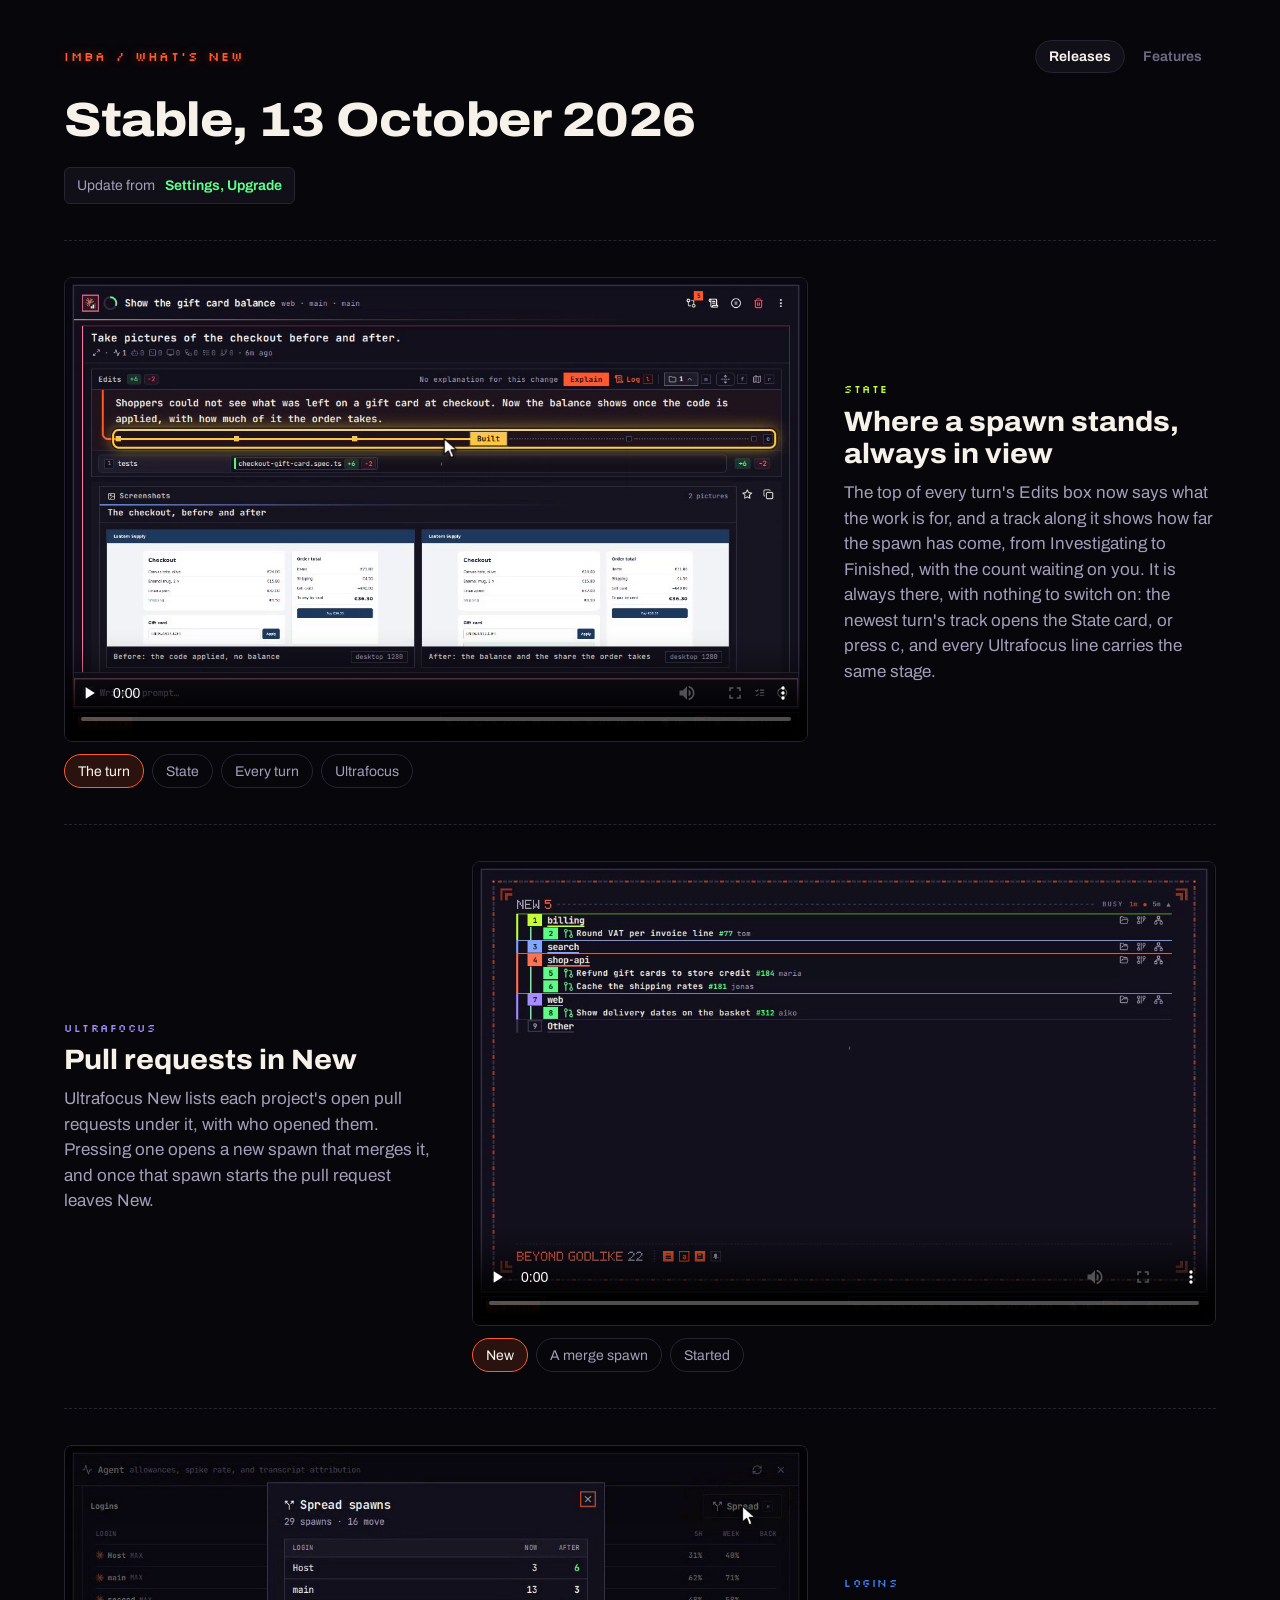
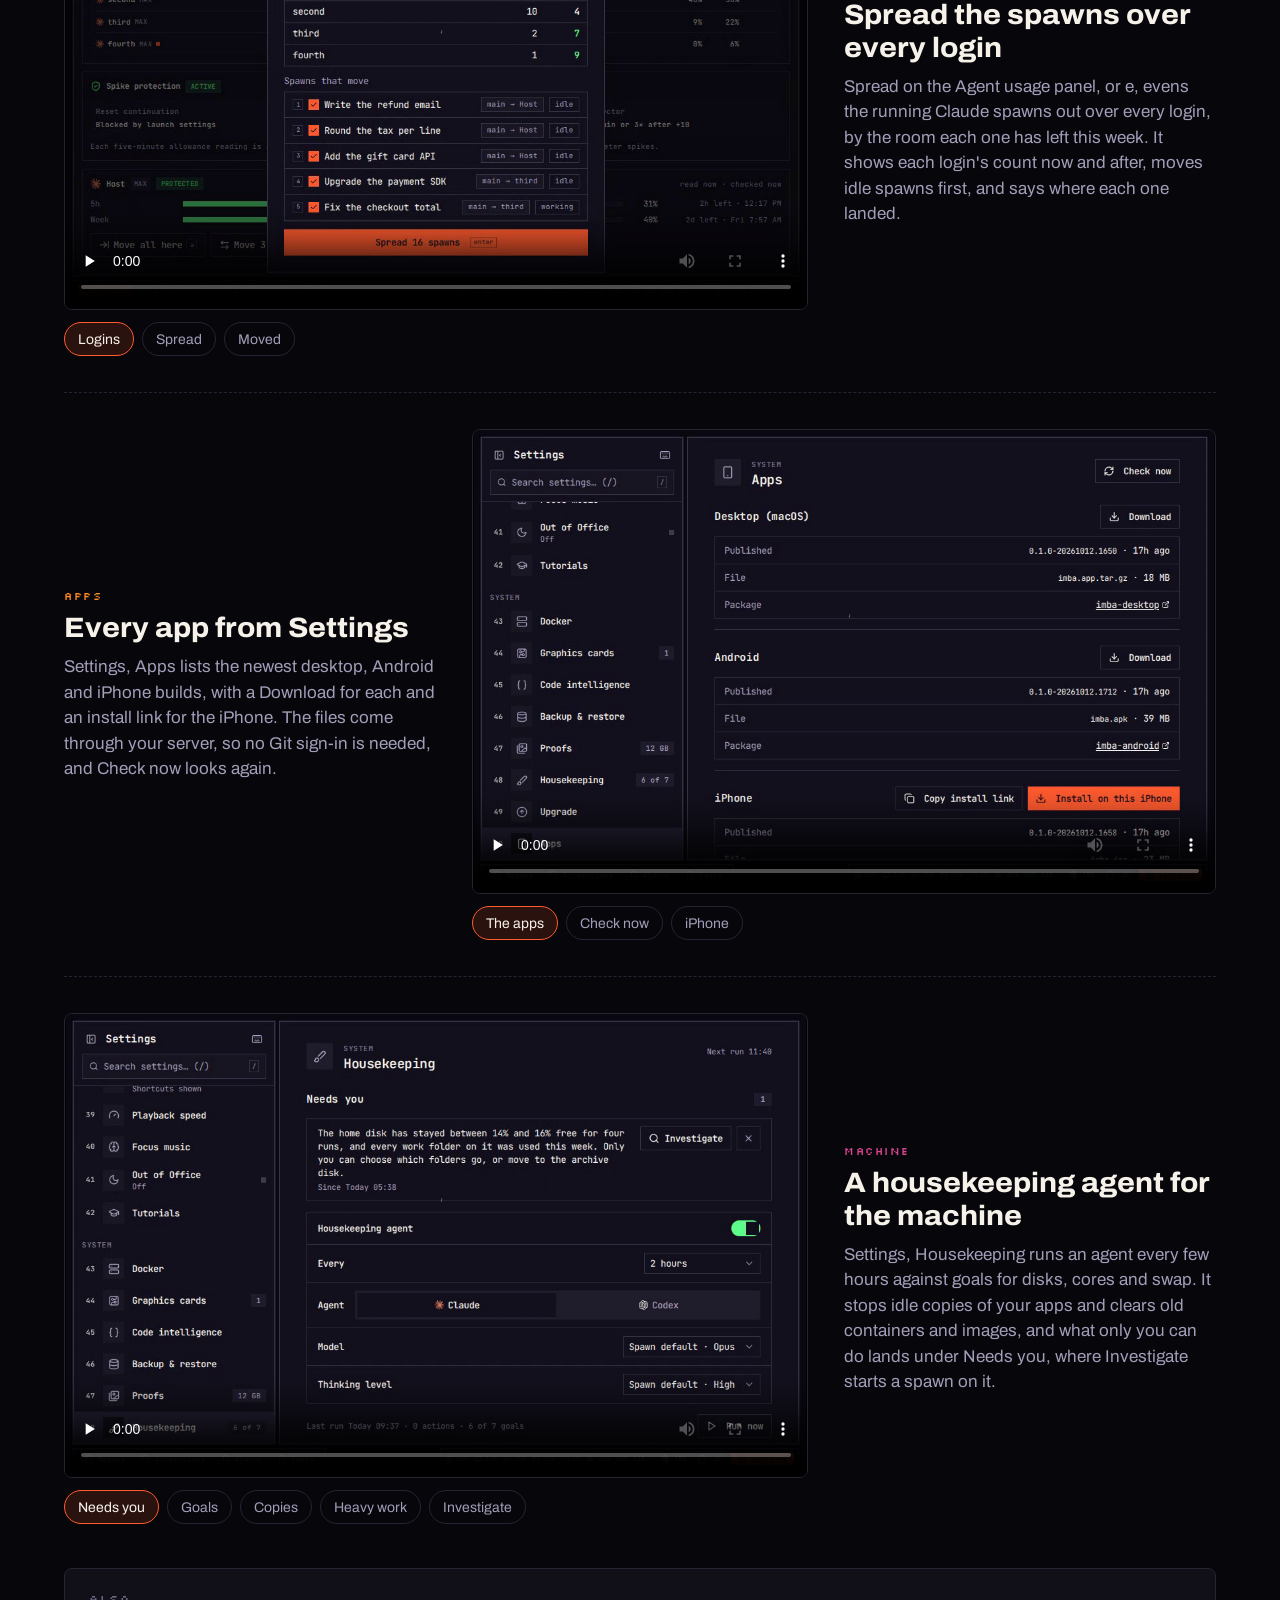
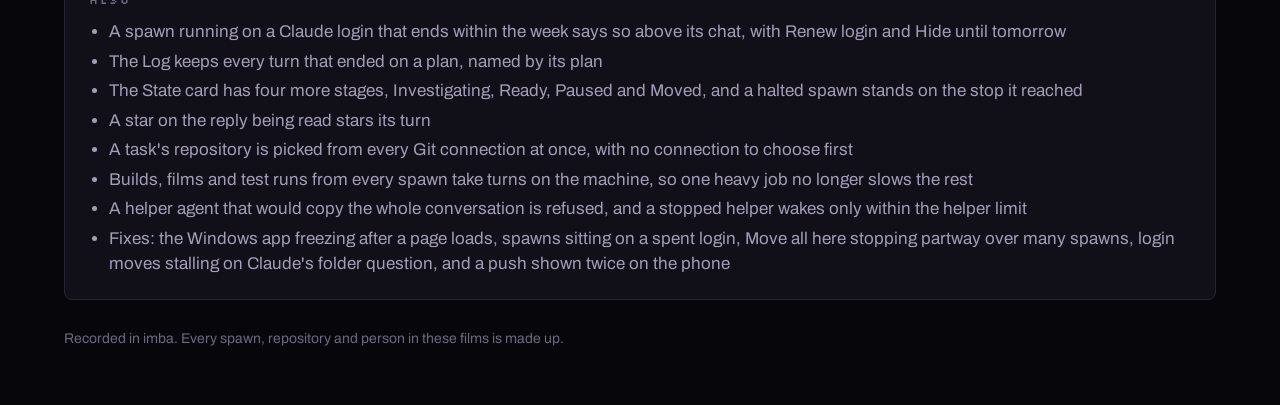
<file: 2026-10-13/index.html>
<!doctype html>
<html lang="en">
<head>
<meta charset="utf-8">
<meta name="viewport" content="width=device-width, initial-scale=1">
<title>imba stable, 13 October 2026</title>
<meta name="description" content="Where a spawn stands, always in view at the top of every turn and on its Ultrafocus line, open pull requests in New, Spread to even the spawns out over every login, every app from Settings, and a housekeeping agent that keeps the machine in shape.">
<meta name="robots" content="noindex">
<meta property="og:type" content="website">
<meta property="og:site_name" content="imba">
<meta property="og:title" content="imba stable, 13 October 2026">
<meta property="og:description" content="Where a spawn stands, always in view at the top of every turn and on its Ultrafocus line, open pull requests in New, Spread to even the spawns out over every login, every app from Settings, and a housekeeping agent that keeps the machine in shape.">
<meta property="og:image" content="https://hr-hristov.github.io/imba-releases/films/2026-10-13/stage-lines.cf202274b4.png">
<meta property="og:url" content="https://hr-hristov.github.io/imba-releases/2026-10-13/">
<meta name="twitter:card" content="summary_large_image">
<meta name="theme-color" content="#07060b">
<link rel="icon" href="data:,">
<link rel="stylesheet" href="../style.bd3b09b923.css">
</head>
<body>
<main class="page">
  <div class="top"><span class="brand">imba / what&#39;s new</span><nav class="tabs" aria-label="Sections"><a href="../" data-on>Releases</a><a href="../features/">Features</a></nav></div>
  <h1>Stable, 13 October 2026</h1>
  
  <div class="update">Update from <b>Settings, Upgrade</b></div>
  <section class="feature" id="stage-lines">
    <figure class="film">
      <video controls playsinline preload="none" poster="../films/2026-10-13/stage-lines.cf202274b4.png" src="../films/2026-10-13/stage-lines.91f7a13e78.webm" aria-label="A spawn&#39;s newest turn with its Edits box headed by the work&#39;s goal and a six-stop track marked Built with 2 waiting, then an earlier turn marked Building, then Ultrafocus lines each carrying its stage"></video>
      <ol class="steps" aria-label="Steps"><li><button type="button">The turn</button></li><li><button type="button">State</button></li><li><button type="button">Every turn</button></li><li><button type="button">Ultrafocus</button></li></ol>
      <script type="application/json">{"desktop":{"src":"../films/2026-10-13/stage-lines.91f7a13e78.webm","poster":"../films/2026-10-13/stage-lines.cf202274b4.png","steps":[{"name":"The turn","at":0},{"name":"State","at":4.8},{"name":"Every turn","at":10.5},{"name":"Ultrafocus","at":19.9}]},"phone":{"src":"../films/2026-10-13/stage-lines-phone.5dc684a5ab.webm","poster":"../films/2026-10-13/stage-lines-phone.93c883a0b9.png","steps":[{"name":"The turn","at":0},{"name":"State","at":4.7},{"name":"Every turn","at":11.5},{"name":"Ultrafocus","at":22}]}}</script>
    </figure>
    <div class="words">
      <div class="tag">State</div>
      <h2>Where a spawn stands, always in view</h2>
      <p>The top of every turn&#39;s Edits box now says what the work is for, and a track along it shows how far the spawn has come, from Investigating to Finished, with the count waiting on you. It is always there, with nothing to switch on: the newest turn&#39;s track opens the State card, or press c, and every Ultrafocus line carries the same stage.</p>
    </div>
  </section>
  <section class="feature" id="pulls-in-new">
    <figure class="film">
      <video controls playsinline preload="none" poster="../films/2026-10-13/pulls-in-new.67c6c33de9.png" src="../films/2026-10-13/pulls-in-new.bf3b3594a4.webm" aria-label="Ultrafocus New with four projects, and under them pull requests 77, 184, 181 and 312, each with the name of who opened it"></video>
      <ol class="steps" aria-label="Steps"><li><button type="button">New</button></li><li><button type="button">A merge spawn</button></li><li><button type="button">Started</button></li></ol>
      <script type="application/json">{"desktop":{"src":"../films/2026-10-13/pulls-in-new.bf3b3594a4.webm","poster":"../films/2026-10-13/pulls-in-new.67c6c33de9.png","steps":[{"name":"New","at":0},{"name":"A merge spawn","at":4.8},{"name":"Started","at":10.1}]},"phone":{"src":"../films/2026-10-13/pulls-in-new-phone.e6f5462d74.webm","poster":"../films/2026-10-13/pulls-in-new-phone.f0c99353bd.png","steps":[{"name":"New","at":0},{"name":"A merge spawn","at":4.8},{"name":"Started","at":10}]}}</script>
    </figure>
    <div class="words">
      <div class="tag">Ultrafocus</div>
      <h2>Pull requests in New</h2>
      <p>Ultrafocus New lists each project&#39;s open pull requests under it, with who opened them. Pressing one opens a new spawn that merges it, and once that spawn starts the pull request leaves New.</p>
    </div>
  </section>
  <section class="feature" id="spread">
    <figure class="film">
      <video controls playsinline preload="none" poster="../films/2026-10-13/spread.50ef83c695.png" src="../films/2026-10-13/spread.6a03a0c3af.webm" aria-label="The Spread spawns dialog over the Agent usage panel: five logins with their spawn counts now and after, and the spawns that move"></video>
      <ol class="steps" aria-label="Steps"><li><button type="button">Logins</button></li><li><button type="button">Spread</button></li><li><button type="button">Moved</button></li></ol>
      <script type="application/json">{"desktop":{"src":"../films/2026-10-13/spread.6a03a0c3af.webm","poster":"../films/2026-10-13/spread.50ef83c695.png","steps":[{"name":"Logins","at":0},{"name":"Spread","at":5.4},{"name":"Moved","at":11.1}]},"phone":{"src":"../films/2026-10-13/spread-phone.d0fce6edcb.webm","poster":"../films/2026-10-13/spread-phone.3f9a70011f.png","steps":[{"name":"Logins","at":0},{"name":"Spread","at":5.5},{"name":"Moved","at":11.1}]}}</script>
    </figure>
    <div class="words">
      <div class="tag">Logins</div>
      <h2>Spread the spawns over every login</h2>
      <p>Spread on the Agent usage panel, or e, evens the running Claude spawns out over every login, by the room each one has left this week. It shows each login&#39;s count now and after, moves idle spawns first, and says where each one landed.</p>
    </div>
  </section>
  <section class="feature" id="apps">
    <figure class="film">
      <video controls playsinline preload="none" poster="../films/2026-10-13/apps.b6230548da.png" src="../films/2026-10-13/apps.839f3134b0.webm" aria-label="Settings, Apps with the desktop, Android and iPhone builds, each with its version, file and size"></video>
      <ol class="steps" aria-label="Steps"><li><button type="button">The apps</button></li><li><button type="button">Check now</button></li><li><button type="button">iPhone</button></li></ol>
      <script type="application/json">{"desktop":{"src":"../films/2026-10-13/apps.839f3134b0.webm","poster":"../films/2026-10-13/apps.b6230548da.png","steps":[{"name":"The apps","at":0},{"name":"Check now","at":5.8},{"name":"iPhone","at":11.5}]},"phone":{"src":"../films/2026-10-13/apps-phone.01f96b543b.webm","poster":"../films/2026-10-13/apps-phone.945095de77.png","steps":[{"name":"The apps","at":0},{"name":"Check now","at":5.9},{"name":"iPhone","at":11.5}]}}</script>
    </figure>
    <div class="words">
      <div class="tag">Apps</div>
      <h2>Every app from Settings</h2>
      <p>Settings, Apps lists the newest desktop, Android and iPhone builds, with a Download for each and an install link for the iPhone. The files come through your server, so no Git sign-in is needed, and Check now looks again.</p>
    </div>
  </section>
  <section class="feature" id="housekeeping">
    <figure class="film">
      <video controls playsinline preload="none" poster="../films/2026-10-13/housekeeping.212e15c294.png" src="../films/2026-10-13/housekeeping.ccddafc0a3.webm" aria-label="Settings, Housekeeping with one note under Needs you, the agent switched on every two hours, and its goals with six of seven met"></video>
      <ol class="steps" aria-label="Steps"><li><button type="button">Needs you</button></li><li><button type="button">Goals</button></li><li><button type="button">Copies</button></li><li><button type="button">Heavy work</button></li><li><button type="button">Investigate</button></li></ol>
      <script type="application/json">{"desktop":{"src":"../films/2026-10-13/housekeeping.ccddafc0a3.webm","poster":"../films/2026-10-13/housekeeping.212e15c294.png","steps":[{"name":"Needs you","at":0},{"name":"Goals","at":4.2},{"name":"Copies","at":8},{"name":"Heavy work","at":12.1},{"name":"Investigate","at":16.6}]},"phone":{"src":"../films/2026-10-13/housekeeping-phone.5b114a8d86.webm","poster":"../films/2026-10-13/housekeeping-phone.227cbd10e2.png","steps":[{"name":"Needs you","at":0},{"name":"Goals","at":4.2},{"name":"Copies","at":8.2},{"name":"Heavy work","at":12.3},{"name":"Investigate","at":16.9}]}}</script>
    </figure>
    <div class="words">
      <div class="tag">Machine</div>
      <h2>A housekeeping agent for the machine</h2>
      <p>Settings, Housekeeping runs an agent every few hours against goals for disks, cores and swap. It stops idle copies of your apps and clears old containers and images, and what only you can do lands under Needs you, where Investigate starts a spawn on it.</p>
    </div>
  </section>
  <section class="also">
    <h3>Also</h3>
    <ul>
      <li>A spawn running on a Claude login that ends within the week says so above its chat, with Renew login and Hide until tomorrow</li>
      <li>The Log keeps every turn that ended on a plan, named by its plan</li>
      <li>The State card has four more stages, Investigating, Ready, Paused and Moved, and a halted spawn stands on the stop it reached</li>
      <li>A star on the reply being read stars its turn</li>
      <li>A task&#39;s repository is picked from every Git connection at once, with no connection to choose first</li>
      <li>Builds, films and test runs from every spawn take turns on the machine, so one heavy job no longer slows the rest</li>
      <li>A helper agent that would copy the whole conversation is refused, and a stopped helper wakes only within the helper limit</li>
      <li>Fixes: the Windows app freezing after a page loads, spawns sitting on a spent login, Move all here stopping partway over many spawns, login moves stalling on Claude&#39;s folder question, and a push shown twice on the phone</li>
    </ul>
  </section>
  <p class="note">Recorded in imba. Every spawn, repository and person in these films is made up.</p>
</main>
<script type="module" src="../player.895c71ae49.js"></script>
</body>
</html>
</file>
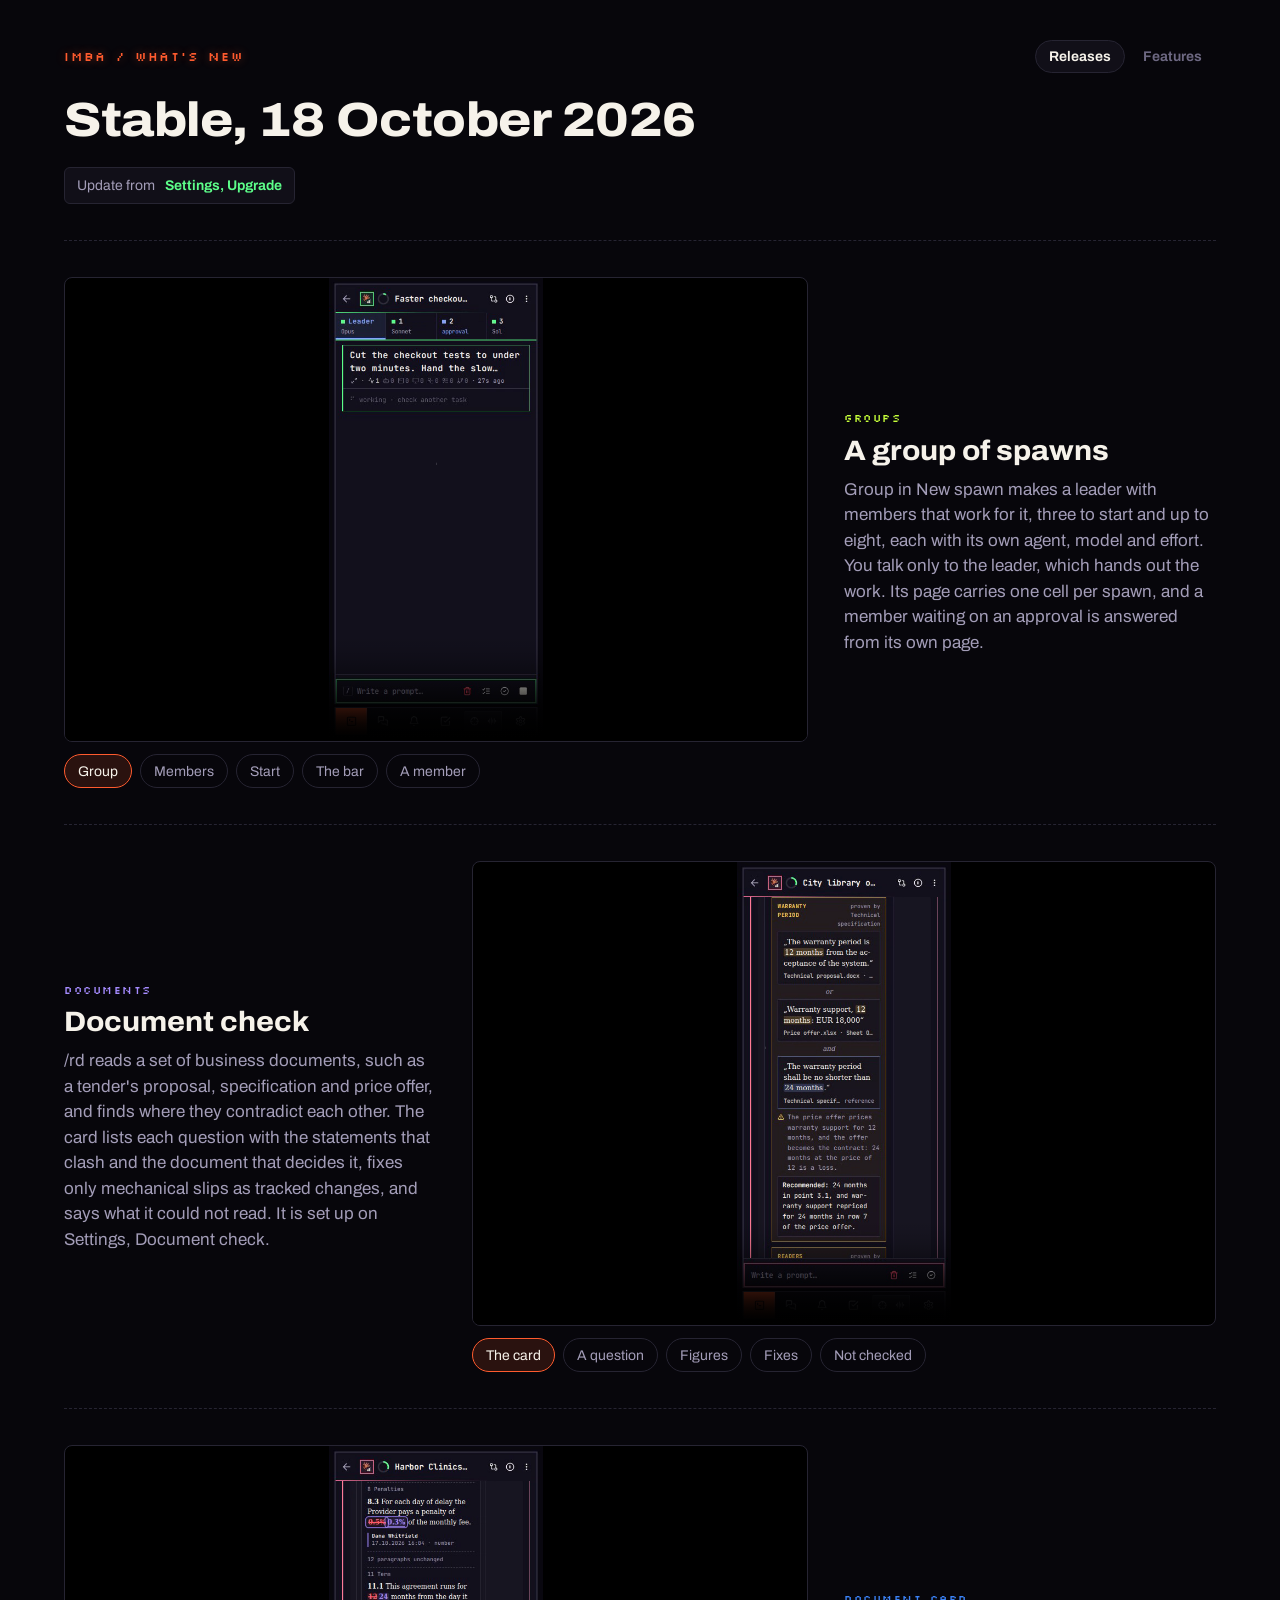
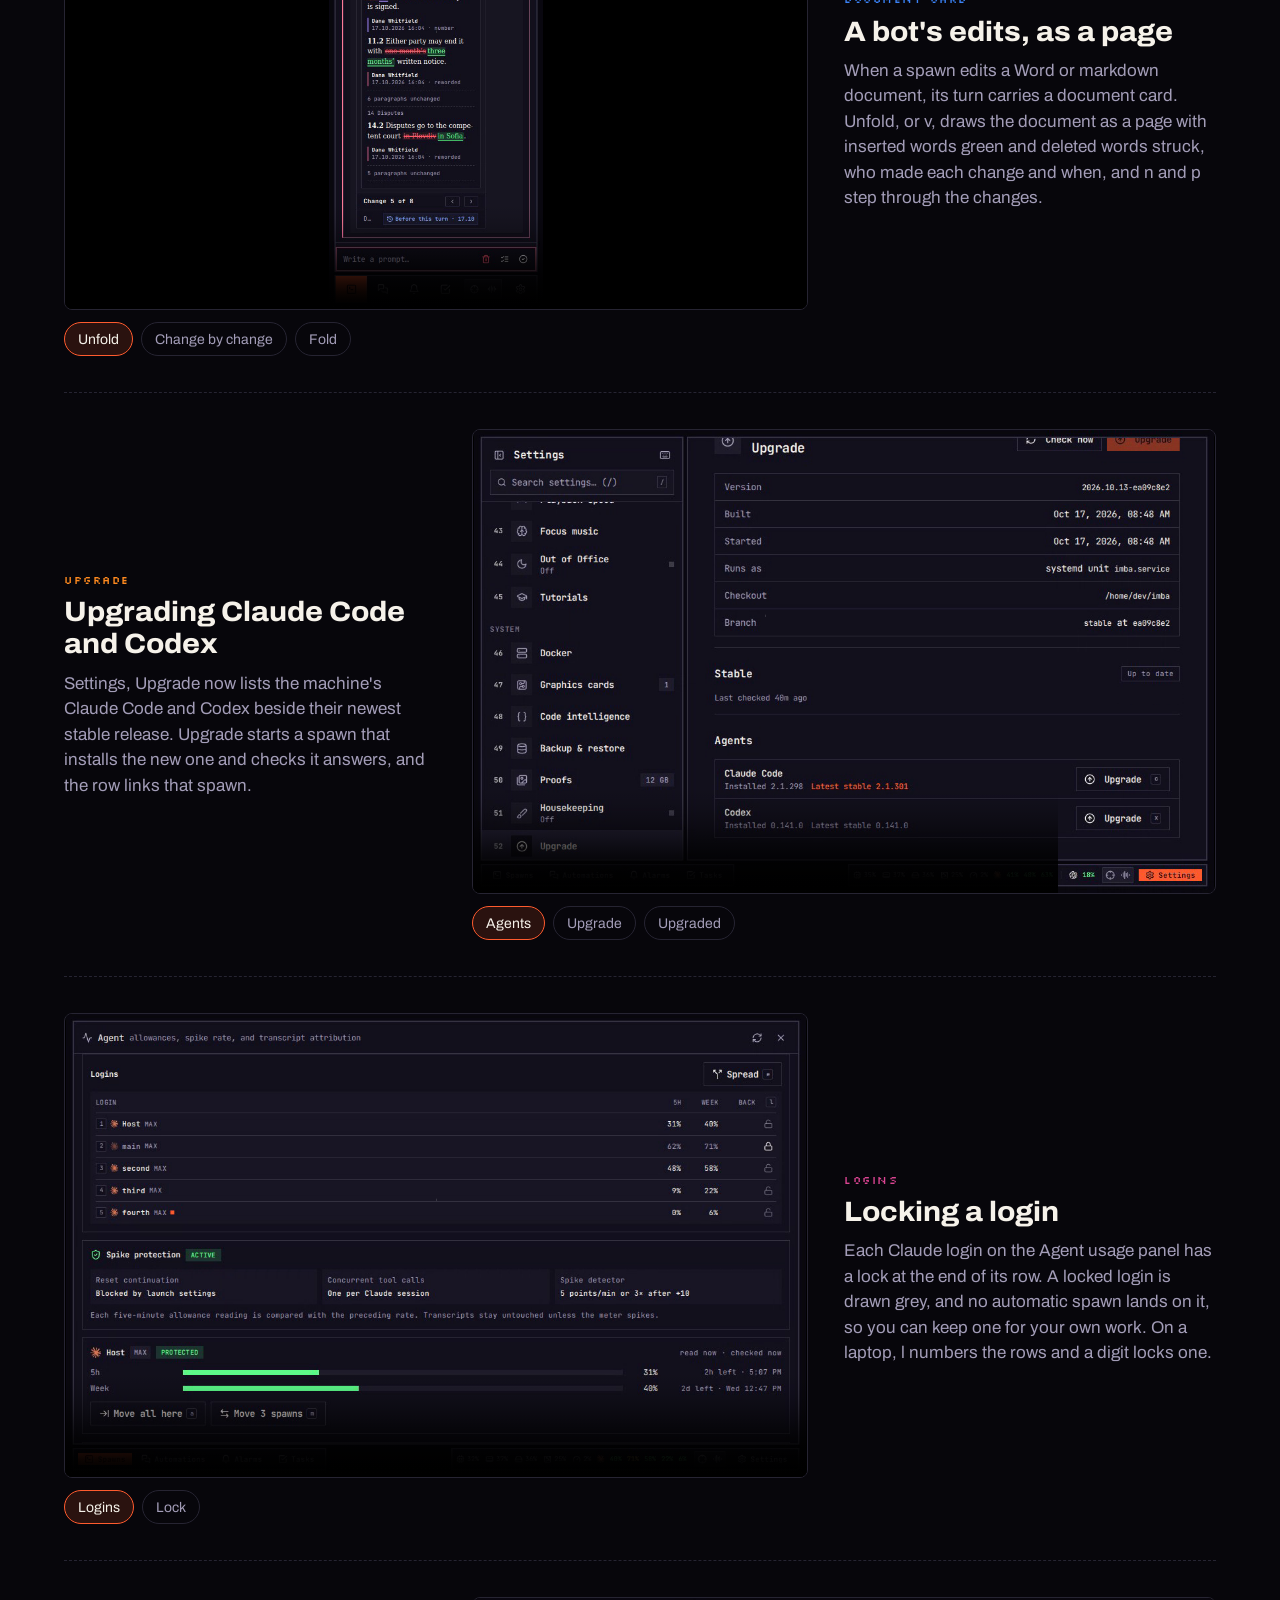
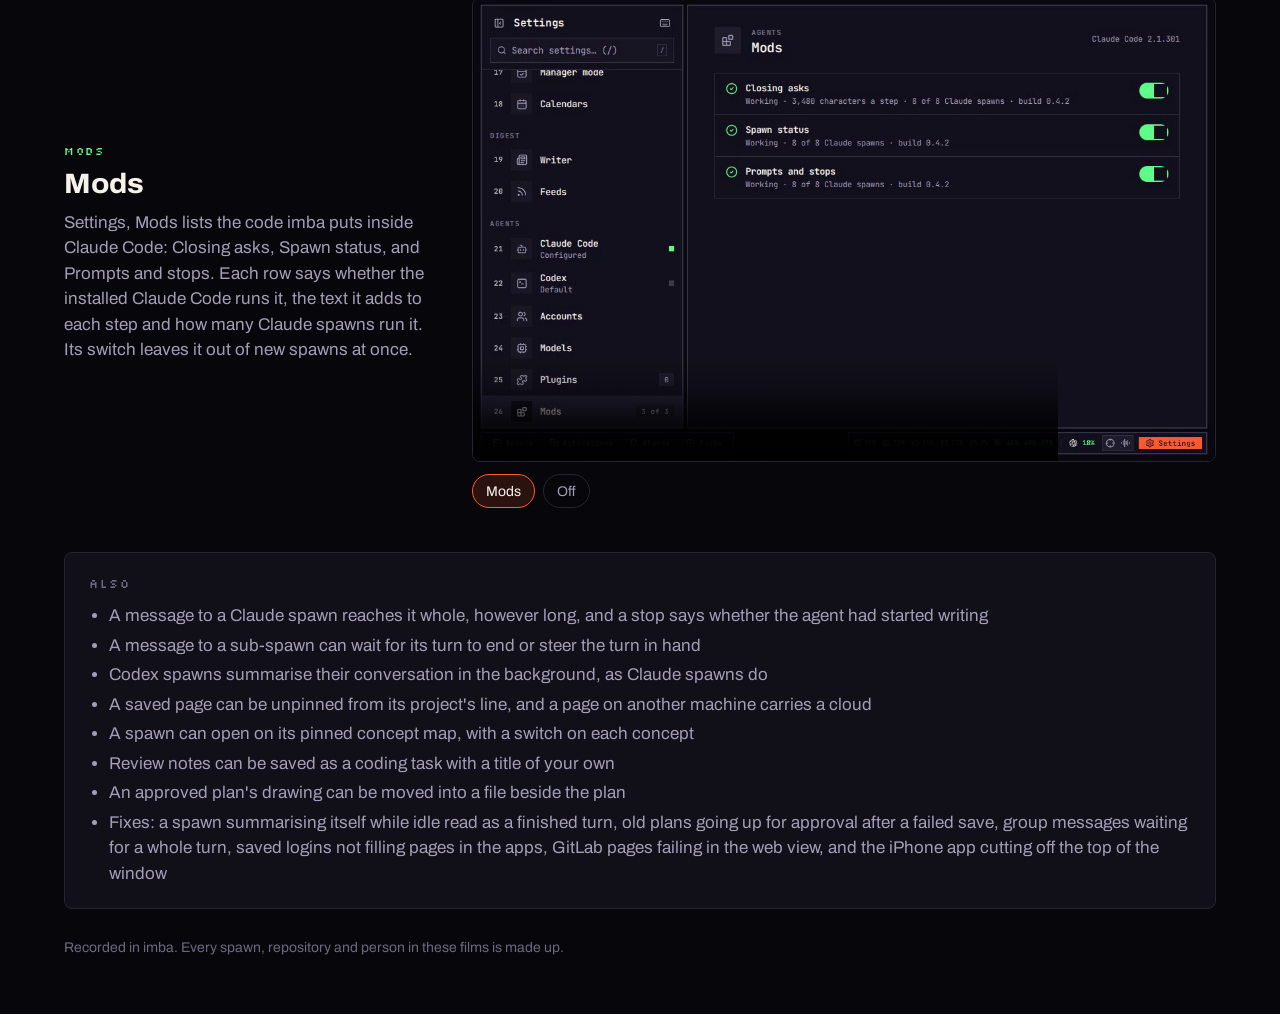
<file: 2026-10-18/index.html>
<!doctype html>
<html lang="en">
<head>
<meta charset="utf-8">
<meta name="viewport" content="width=device-width, initial-scale=1">
<title>imba stable, 18 October 2026</title>
<meta name="description" content="Groups of spawns that share one task under a leader, a document check that finds where business documents contradict each other, a document card that shows a bot&#39;s edits as a page, upgrading Claude Code from Settings, login locks, and the mods imba puts inside Claude Code.">
<meta name="robots" content="noindex">
<meta property="og:type" content="website">
<meta property="og:site_name" content="imba">
<meta property="og:title" content="imba stable, 18 October 2026">
<meta property="og:description" content="Groups of spawns that share one task under a leader, a document check that finds where business documents contradict each other, a document card that shows a bot&#39;s edits as a page, upgrading Claude Code from Settings, login locks, and the mods imba puts inside Claude Code.">
<meta property="og:image" content="https://hr-hristov.github.io/imba-releases/films/2026-10-18/group.5af9dc79e8.png">
<meta property="og:url" content="https://hr-hristov.github.io/imba-releases/2026-10-18/">
<meta name="twitter:card" content="summary_large_image">
<meta name="theme-color" content="#07060b">
<link rel="icon" href="data:,">
<link rel="stylesheet" href="../style.bd3b09b923.css">
</head>
<body>
<main class="page">
  <div class="top"><span class="brand">imba / what&#39;s new</span><nav class="tabs" aria-label="Sections"><a href="../" data-on>Releases</a><a href="../features/">Features</a></nav></div>
  <h1>Stable, 18 October 2026</h1>
  
  <div class="update">Update from <b>Settings, Upgrade</b></div>
  <section class="feature" id="group">
    <figure class="film">
      <video controls playsinline preload="none" poster="../films/2026-10-18/group.5af9dc79e8.png" src="../films/2026-10-18/group.0cfeda3150.webm" aria-label="A leader spawn&#39;s page with its group bar: the leader, Member 1, Member 2 waiting on an approval, and Member 3 on Codex"></video>
      <ol class="steps" aria-label="Steps"><li><button type="button">Group</button></li><li><button type="button">Members</button></li><li><button type="button">Start</button></li><li><button type="button">The bar</button></li><li><button type="button">A member</button></li></ol>
      <script type="application/json">{"desktop":{"src":"../films/2026-10-18/group.0cfeda3150.webm","poster":"../films/2026-10-18/group.5af9dc79e8.png","steps":[{"name":"Group","at":0},{"name":"Members","at":6.1},{"name":"Start","at":10.4},{"name":"The bar","at":18.9},{"name":"A member","at":26.7}]},"phone":{"src":"../films/2026-10-18/group-phone.e9e247e2fa.webm","poster":"../films/2026-10-18/group-phone.7cf3adc96e.png","steps":[{"name":"Group","at":0},{"name":"Members","at":6},{"name":"Start","at":10.4},{"name":"The bar","at":17.9},{"name":"A member","at":25.6}]}}</script>
    </figure>
    <div class="words">
      <div class="tag">Groups</div>
      <h2>A group of spawns</h2>
      <p>Group in New spawn makes a leader with members that work for it, three to start and up to eight, each with its own agent, model and effort. You talk only to the leader, which hands out the work. Its page carries one cell per spawn, and a member waiting on an approval is answered from its own page.</p>
    </div>
  </section>
  <section class="feature" id="doc-check">
    <figure class="film">
      <video controls playsinline preload="none" poster="../films/2026-10-18/doc-check.49a90b9364.png" src="../films/2026-10-18/doc-check.05cfe014ec.webm" aria-label="A Document check card: 3 questions left, the warranty period at 12 months in two documents against 24 months in the specification, with a recommendation"></video>
      <ol class="steps" aria-label="Steps"><li><button type="button">The card</button></li><li><button type="button">A question</button></li><li><button type="button">Figures</button></li><li><button type="button">Fixes</button></li><li><button type="button">Not checked</button></li></ol>
      <script type="application/json">{"desktop":{"src":"../films/2026-10-18/doc-check.05cfe014ec.webm","poster":"../films/2026-10-18/doc-check.49a90b9364.png","steps":[{"name":"The card","at":0},{"name":"A question","at":4},{"name":"Figures","at":9.3},{"name":"Fixes","at":14.6},{"name":"Not checked","at":19.8}]},"phone":{"src":"../films/2026-10-18/doc-check-phone.50ea70ff4e.webm","poster":"../films/2026-10-18/doc-check-phone.2a55eea2f1.png","steps":[{"name":"The card","at":0},{"name":"A question","at":4},{"name":"Figures","at":9.3},{"name":"Fixes","at":14.7},{"name":"Not checked","at":20.2}]}}</script>
    </figure>
    <div class="words">
      <div class="tag">Documents</div>
      <h2>Document check</h2>
      <p>/rd reads a set of business documents, such as a tender&#39;s proposal, specification and price offer, and finds where they contradict each other. The card lists each question with the statements that clash and the document that decides it, fixes only mechanical slips as tracked changes, and says what it could not read. It is set up on Settings, Document check.</p>
    </div>
  </section>
  <section class="feature" id="document-change">
    <figure class="film">
      <video controls playsinline preload="none" poster="../films/2026-10-18/document-change.8ee05417f8.png" src="../films/2026-10-18/document-change.537b94ff1c.webm" aria-label="A support agreement drawn as a page on the document card, inserted words green and deleted words struck, with who made each change"></video>
      <ol class="steps" aria-label="Steps"><li><button type="button">Unfold</button></li><li><button type="button">Change by change</button></li><li><button type="button">Fold</button></li></ol>
      <script type="application/json">{"desktop":{"src":"../films/2026-10-18/document-change.537b94ff1c.webm","poster":"../films/2026-10-18/document-change.8ee05417f8.png","steps":[{"name":"Unfold","at":0},{"name":"Change by change","at":4.1},{"name":"Fold","at":13.7}]},"phone":{"src":"../films/2026-10-18/document-change-phone.b581df3899.webm","poster":"../films/2026-10-18/document-change-phone.268df19045.png","steps":[{"name":"Unfold","at":0},{"name":"Change by change","at":4.9},{"name":"Fold","at":23.2}]}}</script>
    </figure>
    <div class="words">
      <div class="tag">Document card</div>
      <h2>A bot&#39;s edits, as a page</h2>
      <p>When a spawn edits a Word or markdown document, its turn carries a document card. Unfold, or v, draws the document as a page with inserted words green and deleted words struck, who made each change and when, and n and p step through the changes.</p>
    </div>
  </section>
  <section class="feature" id="agent-upgrade">
    <figure class="film">
      <video controls playsinline preload="none" poster="../films/2026-10-18/agent-upgrade.7b5144e822.png" src="../films/2026-10-18/agent-upgrade.4083fa980d.webm" aria-label="Settings, Upgrade with its Agents part: Claude Code installed 2.1.298 against the latest stable 2.1.301, and Codex up to date"></video>
      <ol class="steps" aria-label="Steps"><li><button type="button">Agents</button></li><li><button type="button">Upgrade</button></li><li><button type="button">Upgraded</button></li></ol>
      <script type="application/json">{"desktop":{"src":"../films/2026-10-18/agent-upgrade.4083fa980d.webm","poster":"../films/2026-10-18/agent-upgrade.7b5144e822.png","steps":[{"name":"Agents","at":0},{"name":"Upgrade","at":4.8},{"name":"Upgraded","at":18.2}]},"phone":{"src":"../films/2026-10-18/agent-upgrade-phone.29914f84d1.webm","poster":"../films/2026-10-18/agent-upgrade-phone.40cbc41254.png","steps":[{"name":"Agents","at":0},{"name":"Upgrade","at":4.8},{"name":"Upgraded","at":18.1}]}}</script>
    </figure>
    <div class="words">
      <div class="tag">Upgrade</div>
      <h2>Upgrading Claude Code and Codex</h2>
      <p>Settings, Upgrade now lists the machine&#39;s Claude Code and Codex beside their newest stable release. Upgrade starts a spawn that installs the new one and checks it answers, and the row links that spawn.</p>
    </div>
  </section>
  <section class="feature" id="login-lock">
    <figure class="film">
      <video controls playsinline preload="none" poster="../films/2026-10-18/login-lock.0b30258257.png" src="../films/2026-10-18/login-lock.ea9fa30ba9.webm" aria-label="The Logins card on the Agent usage panel, with the main login locked and drawn grey"></video>
      <ol class="steps" aria-label="Steps"><li><button type="button">Logins</button></li><li><button type="button">Lock</button></li></ol>
      <script type="application/json">{"desktop":{"src":"../films/2026-10-18/login-lock.ea9fa30ba9.webm","poster":"../films/2026-10-18/login-lock.0b30258257.png","steps":[{"name":"Logins","at":0},{"name":"Lock","at":5}]},"phone":{"src":"../films/2026-10-18/login-lock-phone.cbe88450da.webm","poster":"../films/2026-10-18/login-lock-phone.6df3b0dccb.png","steps":[{"name":"Logins","at":0},{"name":"Lock","at":5.1}]}}</script>
    </figure>
    <div class="words">
      <div class="tag">Logins</div>
      <h2>Locking a login</h2>
      <p>Each Claude login on the Agent usage panel has a lock at the end of its row. A locked login is drawn grey, and no automatic spawn lands on it, so you can keep one for your own work. On a laptop, l numbers the rows and a digit locks one.</p>
    </div>
  </section>
  <section class="feature" id="mods">
    <figure class="film">
      <video controls playsinline preload="none" poster="../films/2026-10-18/mods.c927a85be2.png" src="../films/2026-10-18/mods.1749acc625.webm" aria-label="Settings, Mods: Closing asks, Spawn status, and Prompts and stops, each working in 8 of 8 Claude spawns"></video>
      <ol class="steps" aria-label="Steps"><li><button type="button">Mods</button></li><li><button type="button">Off</button></li></ol>
      <script type="application/json">{"desktop":{"src":"../films/2026-10-18/mods.1749acc625.webm","poster":"../films/2026-10-18/mods.c927a85be2.png","steps":[{"name":"Mods","at":0},{"name":"Off","at":4.6}]},"phone":{"src":"../films/2026-10-18/mods-phone.edb97d5c9e.webm","poster":"../films/2026-10-18/mods-phone.cae9bacfde.png","steps":[{"name":"Mods","at":0},{"name":"Off","at":4.6}]}}</script>
    </figure>
    <div class="words">
      <div class="tag">Mods</div>
      <h2>Mods</h2>
      <p>Settings, Mods lists the code imba puts inside Claude Code: Closing asks, Spawn status, and Prompts and stops. Each row says whether the installed Claude Code runs it, the text it adds to each step and how many Claude spawns run it. Its switch leaves it out of new spawns at once.</p>
    </div>
  </section>
  <section class="also">
    <h3>Also</h3>
    <ul>
      <li>A message to a Claude spawn reaches it whole, however long, and a stop says whether the agent had started writing</li>
      <li>A message to a sub-spawn can wait for its turn to end or steer the turn in hand</li>
      <li>Codex spawns summarise their conversation in the background, as Claude spawns do</li>
      <li>A saved page can be unpinned from its project&#39;s line, and a page on another machine carries a cloud</li>
      <li>A spawn can open on its pinned concept map, with a switch on each concept</li>
      <li>Review notes can be saved as a coding task with a title of your own</li>
      <li>An approved plan&#39;s drawing can be moved into a file beside the plan</li>
      <li>Fixes: a spawn summarising itself while idle read as a finished turn, old plans going up for approval after a failed save, group messages waiting for a whole turn, saved logins not filling pages in the apps, GitLab pages failing in the web view, and the iPhone app cutting off the top of the window</li>
    </ul>
  </section>
  <p class="note">Recorded in imba. Every spawn, repository and person in these films is made up.</p>
</main>
<script type="module" src="../player.895c71ae49.js"></script>
</body>
</html>
</file>
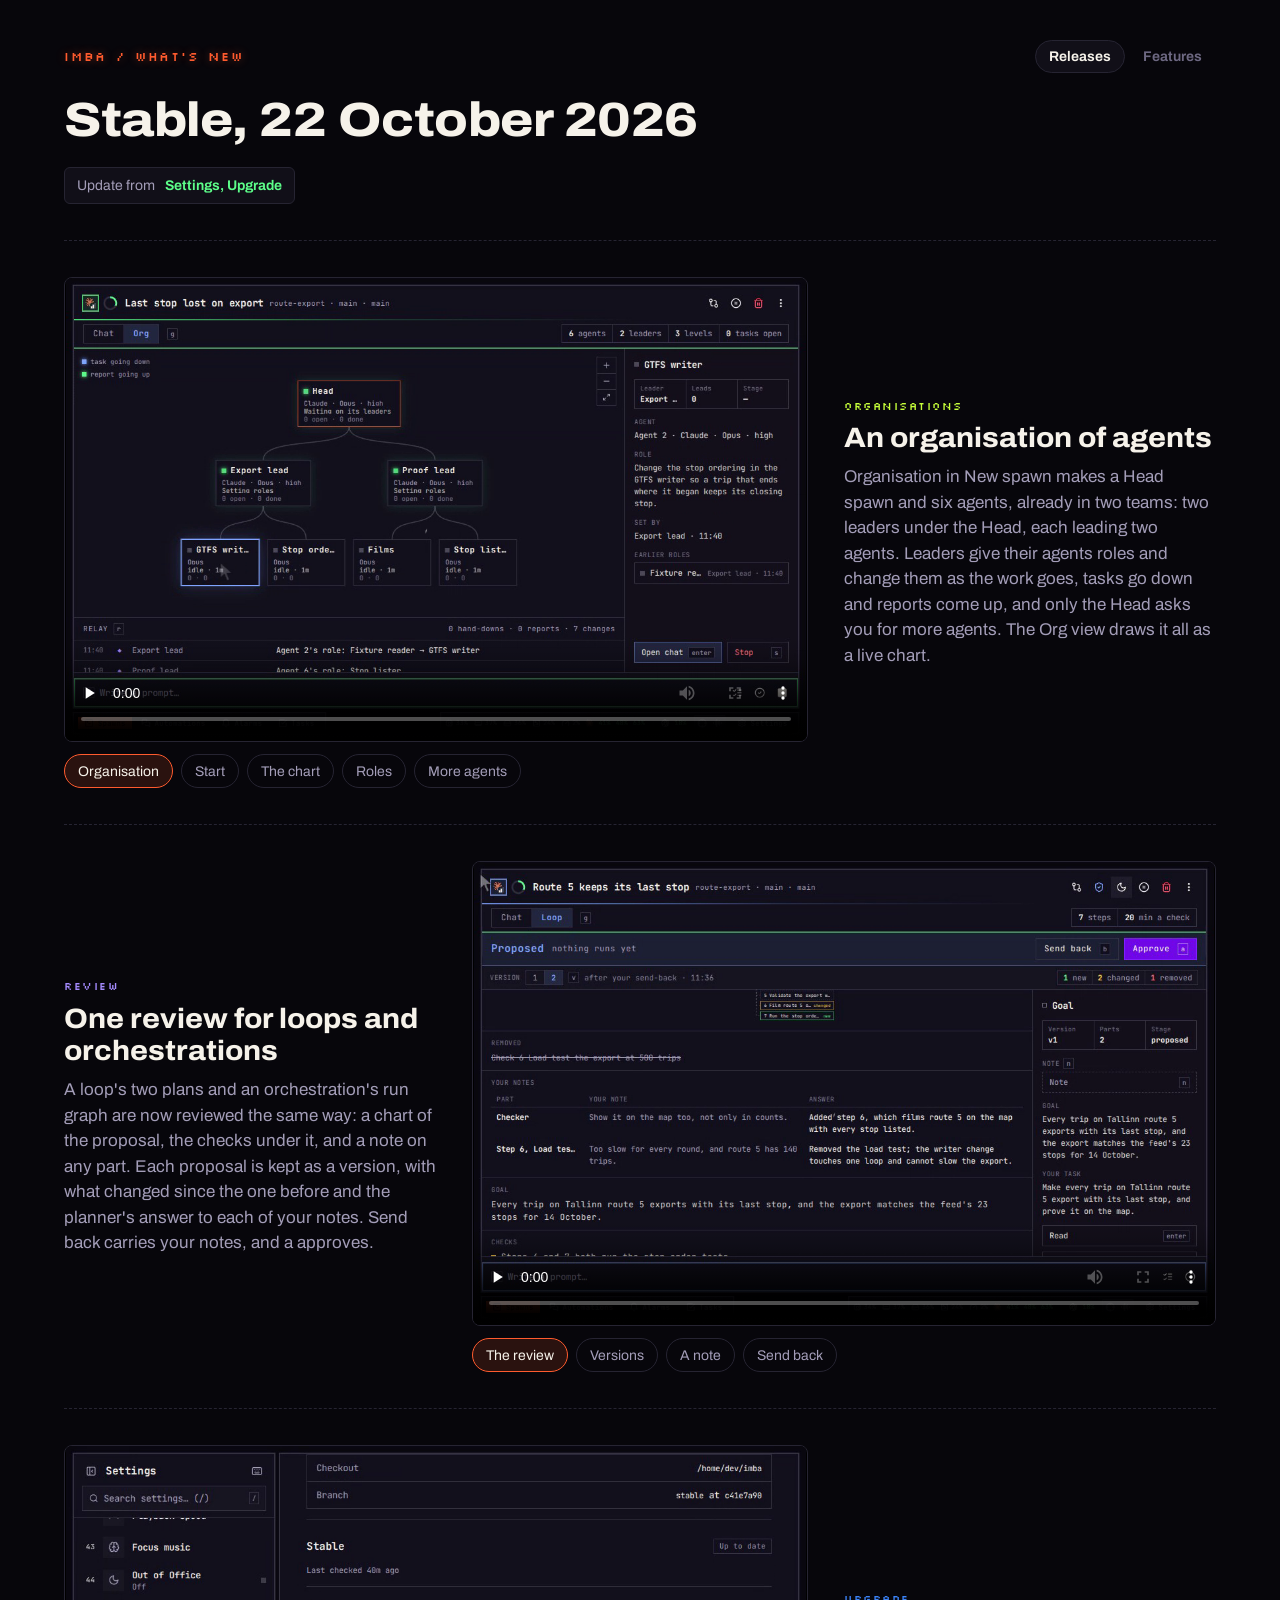
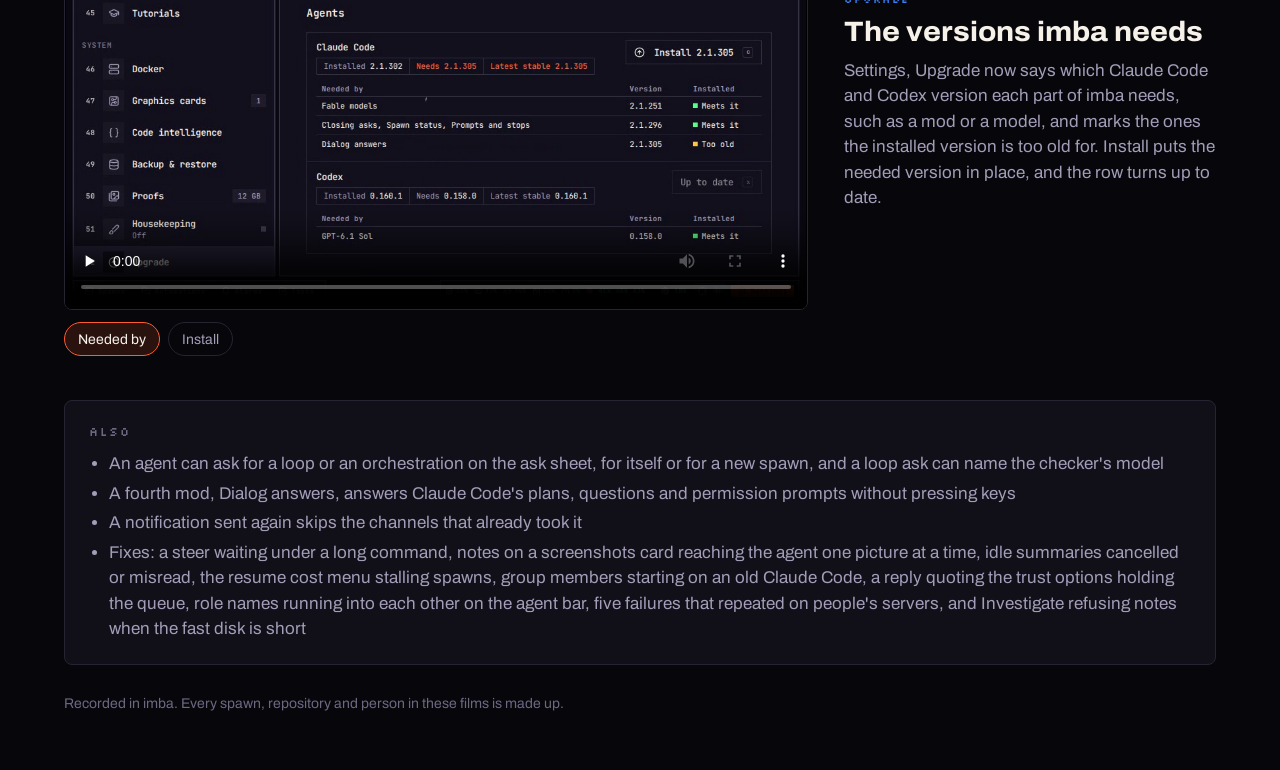
<file: 2026-10-22/index.html>
<!doctype html>
<html lang="en">
<head>
<meta charset="utf-8">
<meta name="viewport" content="width=device-width, initial-scale=1">
<title>imba stable, 22 October 2026</title>
<meta name="description" content="Organisations of agents under one Head spawn, one review for a loop&#39;s plans and an orchestration&#39;s run graph, loops and orchestrations an agent can ask for, and imba installing the Claude Code and Codex versions it needs.">
<meta name="robots" content="noindex">
<meta property="og:type" content="website">
<meta property="og:site_name" content="imba">
<meta property="og:title" content="imba stable, 22 October 2026">
<meta property="og:description" content="Organisations of agents under one Head spawn, one review for a loop&#39;s plans and an orchestration&#39;s run graph, loops and orchestrations an agent can ask for, and imba installing the Claude Code and Codex versions it needs.">
<meta property="og:image" content="https://hr-hristov.github.io/imba-releases/films/2026-10-22/organisation.ab74c6d0a5.png">
<meta property="og:url" content="https://hr-hristov.github.io/imba-releases/2026-10-22/">
<meta name="twitter:card" content="summary_large_image">
<meta name="theme-color" content="#07060b">
<link rel="icon" href="data:,">
<link rel="stylesheet" href="../style.bd3b09b923.css">
</head>
<body>
<main class="page">
  <div class="top"><span class="brand">imba / what&#39;s new</span><nav class="tabs" aria-label="Sections"><a href="../" data-on>Releases</a><a href="../features/">Features</a></nav></div>
  <h1>Stable, 22 October 2026</h1>
  
  <div class="update">Update from <b>Settings, Upgrade</b></div>
  <section class="feature" id="organisation">
    <figure class="film">
      <video controls playsinline preload="none" poster="../films/2026-10-22/organisation.ab74c6d0a5.png" src="../films/2026-10-22/organisation.a5a552eb6a.webm" aria-label="An organisation&#39;s Org view: the Head, Export lead and Proof lead under it, and their four agents, with Agent 2&#39;s new role GTFS writer open beside its earlier one"></video>
      <ol class="steps" aria-label="Steps"><li><button type="button">Organisation</button></li><li><button type="button">Start</button></li><li><button type="button">The chart</button></li><li><button type="button">Roles</button></li><li><button type="button">More agents</button></li></ol>
      <script type="application/json">{"desktop":{"src":"../films/2026-10-22/organisation.a5a552eb6a.webm","poster":"../films/2026-10-22/organisation.ab74c6d0a5.png","steps":[{"name":"Organisation","at":0},{"name":"Start","at":6.6},{"name":"The chart","at":22.7},{"name":"Roles","at":27.2},{"name":"More agents","at":38.3}]},"phone":{"src":"../films/2026-10-22/organisation-phone.3476bac4f4.webm","poster":"../films/2026-10-22/organisation-phone.a68b31ce6f.png","steps":[{"name":"Organisation","at":0},{"name":"Start","at":7.5},{"name":"The chart","at":27.6},{"name":"Roles","at":32},{"name":"More agents","at":44.2}]}}</script>
    </figure>
    <div class="words">
      <div class="tag">Organisations</div>
      <h2>An organisation of agents</h2>
      <p>Organisation in New spawn makes a Head spawn and six agents, already in two teams: two leaders under the Head, each leading two agents. Leaders give their agents roles and change them as the work goes, tasks go down and reports come up, and only the Head asks you for more agents. The Org view draws it all as a live chart.</p>
    </div>
  </section>
  <section class="feature" id="review">
    <figure class="film">
      <video controls playsinline preload="none" poster="../films/2026-10-22/review.12a5bb93b4.png" src="../films/2026-10-22/review.a08c6f7ea3.webm" aria-label="A loop&#39;s review at version 2: one new, two changed and one removed part, the removed check struck through, and the planner&#39;s answer to each earlier note"></video>
      <ol class="steps" aria-label="Steps"><li><button type="button">The review</button></li><li><button type="button">Versions</button></li><li><button type="button">A note</button></li><li><button type="button">Send back</button></li></ol>
      <script type="application/json">{"desktop":{"src":"../films/2026-10-22/review.a08c6f7ea3.webm","poster":"../films/2026-10-22/review.12a5bb93b4.png","steps":[{"name":"The review","at":0},{"name":"Versions","at":4.2},{"name":"A note","at":14.1},{"name":"Send back","at":20.4}]},"phone":{"src":"../films/2026-10-22/review-phone.69cfc6064c.webm","poster":"../films/2026-10-22/review-phone.f396e03a03.png","steps":[{"name":"The review","at":0},{"name":"Versions","at":4.2},{"name":"A note","at":13.9},{"name":"Send back","at":24.3}]}}</script>
    </figure>
    <div class="words">
      <div class="tag">Review</div>
      <h2>One review for loops and orchestrations</h2>
      <p>A loop&#39;s two plans and an orchestration&#39;s run graph are now reviewed the same way: a chart of the proposal, the checks under it, and a note on any part. Each proposal is kept as a version, with what changed since the one before and the planner&#39;s answer to each of your notes. Send back carries your notes, and a approves.</p>
    </div>
  </section>
  <section class="feature" id="agent-needs">
    <figure class="film">
      <video controls playsinline preload="none" poster="../films/2026-10-22/agent-needs.4f8f86a928.png" src="../films/2026-10-22/agent-needs.c5685f3d71.webm" aria-label="Settings, Upgrade with Claude Code installed at 2.1.302, needing 2.1.305, and Dialog answers marked too old"></video>
      <ol class="steps" aria-label="Steps"><li><button type="button">Needed by</button></li><li><button type="button">Install</button></li></ol>
      <script type="application/json">{"desktop":{"src":"../films/2026-10-22/agent-needs.c5685f3d71.webm","poster":"../films/2026-10-22/agent-needs.4f8f86a928.png","steps":[{"name":"Needed by","at":0},{"name":"Install","at":5.6}]},"phone":{"src":"../films/2026-10-22/agent-needs-phone.1820d8f3a5.webm","poster":"../films/2026-10-22/agent-needs-phone.fc34edcdff.png","steps":[{"name":"Needed by","at":0},{"name":"Install","at":5.6}]}}</script>
    </figure>
    <div class="words">
      <div class="tag">Upgrade</div>
      <h2>The versions imba needs</h2>
      <p>Settings, Upgrade now says which Claude Code and Codex version each part of imba needs, such as a mod or a model, and marks the ones the installed version is too old for. Install puts the needed version in place, and the row turns up to date.</p>
    </div>
  </section>
  <section class="also">
    <h3>Also</h3>
    <ul>
      <li>An agent can ask for a loop or an orchestration on the ask sheet, for itself or for a new spawn, and a loop ask can name the checker&#39;s model</li>
      <li>A fourth mod, Dialog answers, answers Claude Code&#39;s plans, questions and permission prompts without pressing keys</li>
      <li>A notification sent again skips the channels that already took it</li>
      <li>Fixes: a steer waiting under a long command, notes on a screenshots card reaching the agent one picture at a time, idle summaries cancelled or misread, the resume cost menu stalling spawns, group members starting on an old Claude Code, a reply quoting the trust options holding the queue, role names running into each other on the agent bar, five failures that repeated on people&#39;s servers, and Investigate refusing notes when the fast disk is short</li>
    </ul>
  </section>
  <p class="note">Recorded in imba. Every spawn, repository and person in these films is made up.</p>
</main>
<script type="module" src="../player.895c71ae49.js"></script>
</body>
</html>
</file>
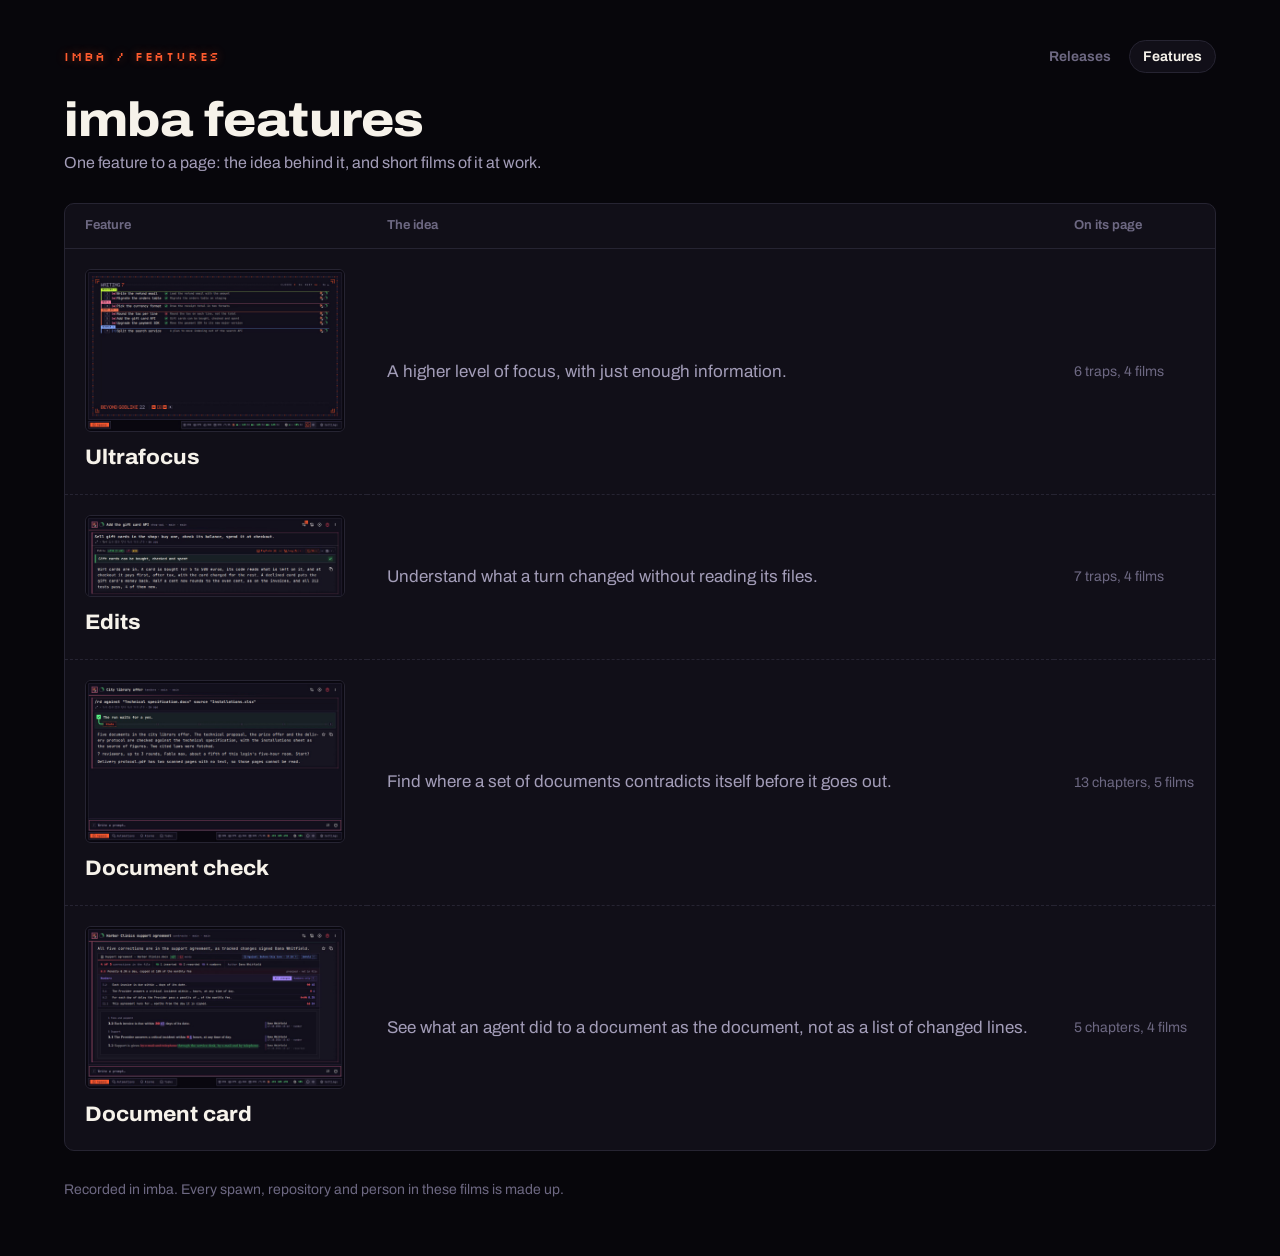
<file: features/index.html>
<!doctype html>
<html lang="en">
<head>
<meta charset="utf-8">
<meta name="viewport" content="width=device-width, initial-scale=1">
<title>imba features</title>
<meta name="description" content="Short films of imba&#39;s features: Ultrafocus, Edits, Document check, Document card.">
<meta name="robots" content="noindex">
<meta property="og:type" content="website">
<meta property="og:site_name" content="imba">
<meta property="og:title" content="imba features">
<meta property="og:description" content="Short films of imba&#39;s features: Ultrafocus, Edits, Document check, Document card.">
<meta property="og:image" content="https://hr-hristov.github.io/imba-releases/films/features/ultrafocus/only-yours.35b1ca6c4d.png">
<meta property="og:url" content="https://hr-hristov.github.io/imba-releases/features/">
<meta name="twitter:card" content="summary_large_image">
<meta name="theme-color" content="#07060b">
<link rel="icon" href="data:,">
<link rel="stylesheet" href="../style.bd3b09b923.css">
</head>
<body>
<main class="page">
  <div class="top"><span class="brand">imba / features</span><nav class="tabs" aria-label="Sections"><a href="../">Releases</a><a href="../features/" data-on aria-current="page">Features</a></nav></div>
  <h1>imba features</h1>
  <p class="covers">One feature to a page: the idea behind it, and short films of it at work.</p>
  <table class="features">
    <thead><tr><th scope="col">Feature</th><th scope="col">The idea</th><th scope="col">On its page</th></tr></thead>
    <tbody>
      <tr>
        <td class="name"><a href="ultrafocus/"><img src="../films/features/ultrafocus/only-yours.35b1ca6c4d.png" alt="Ultrafocus in imba showing seven spawns waiting, grouped by repository and numbered 1 to 7" width="1120" height="700" loading="lazy"><span>Ultrafocus</span></a></td>
        <td>A higher level of focus, with just enough information.</td>
        <td class="count">6 traps, 4 films</td>
      </tr>
      <tr>
        <td class="name"><a href="edits/"><img src="../films/features/edits/the-goal.07e2ff622b.png" alt="A finished turn in imba: its Edits line, its goal ticked and the agent&#39;s reply, with its folders and files put away" width="1120" height="700" loading="lazy"><span>Edits</span></a></td>
        <td>Understand what a turn changed without reading its files.</td>
        <td class="count">7 traps, 4 films</td>
      </tr>
      <tr>
        <td class="name"><a href="doc-check/"><img src="../films/features/doc-check/the-price.4481dacd24.png" alt="A spawn in imba asking before a document check: 7 reviewers, up to 3 rounds, Fable max, about a fifth of this login&#39;s five-hour room. Start?" width="1120" height="700" loading="lazy"><span>Document check</span></a></td>
        <td>Find where a set of documents contradicts itself before it goes out.</td>
        <td class="count">13 chapters, 5 films</td>
      </tr>
      <tr>
        <td class="name"><a href="document-change/"><img src="../films/features/document-change/the-count.4e5187d86c.png" alt="A document card in imba under an agent&#39;s reply: 4 of 5 corrections in the file, and the penalty cap promised but not in the file" width="1120" height="700" loading="lazy"><span>Document card</span></a></td>
        <td>See what an agent did to a document as the document, not as a list of changed lines.</td>
        <td class="count">5 chapters, 4 films</td>
      </tr>
    </tbody>
  </table>
  <p class="note">Recorded in imba. Every spawn, repository and person in these films is made up.</p>
</main>
</body>
</html>
</file>
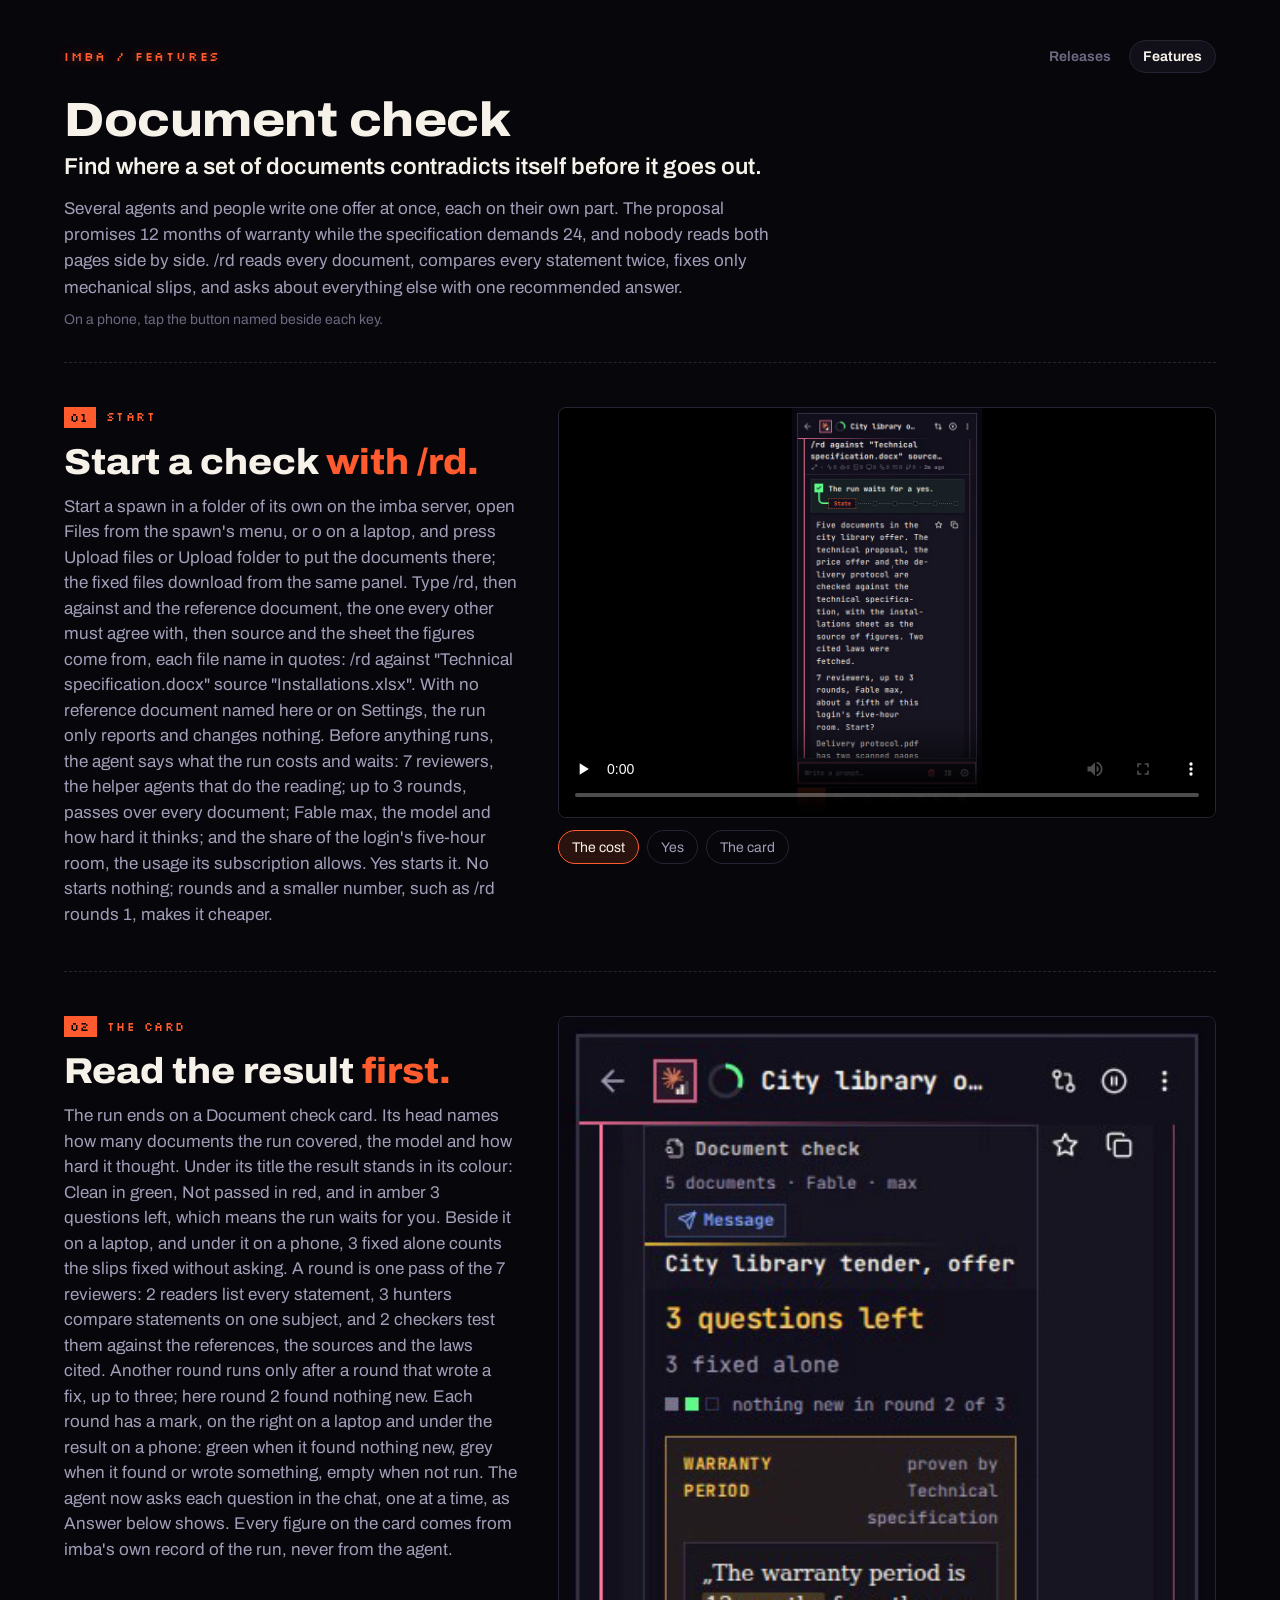
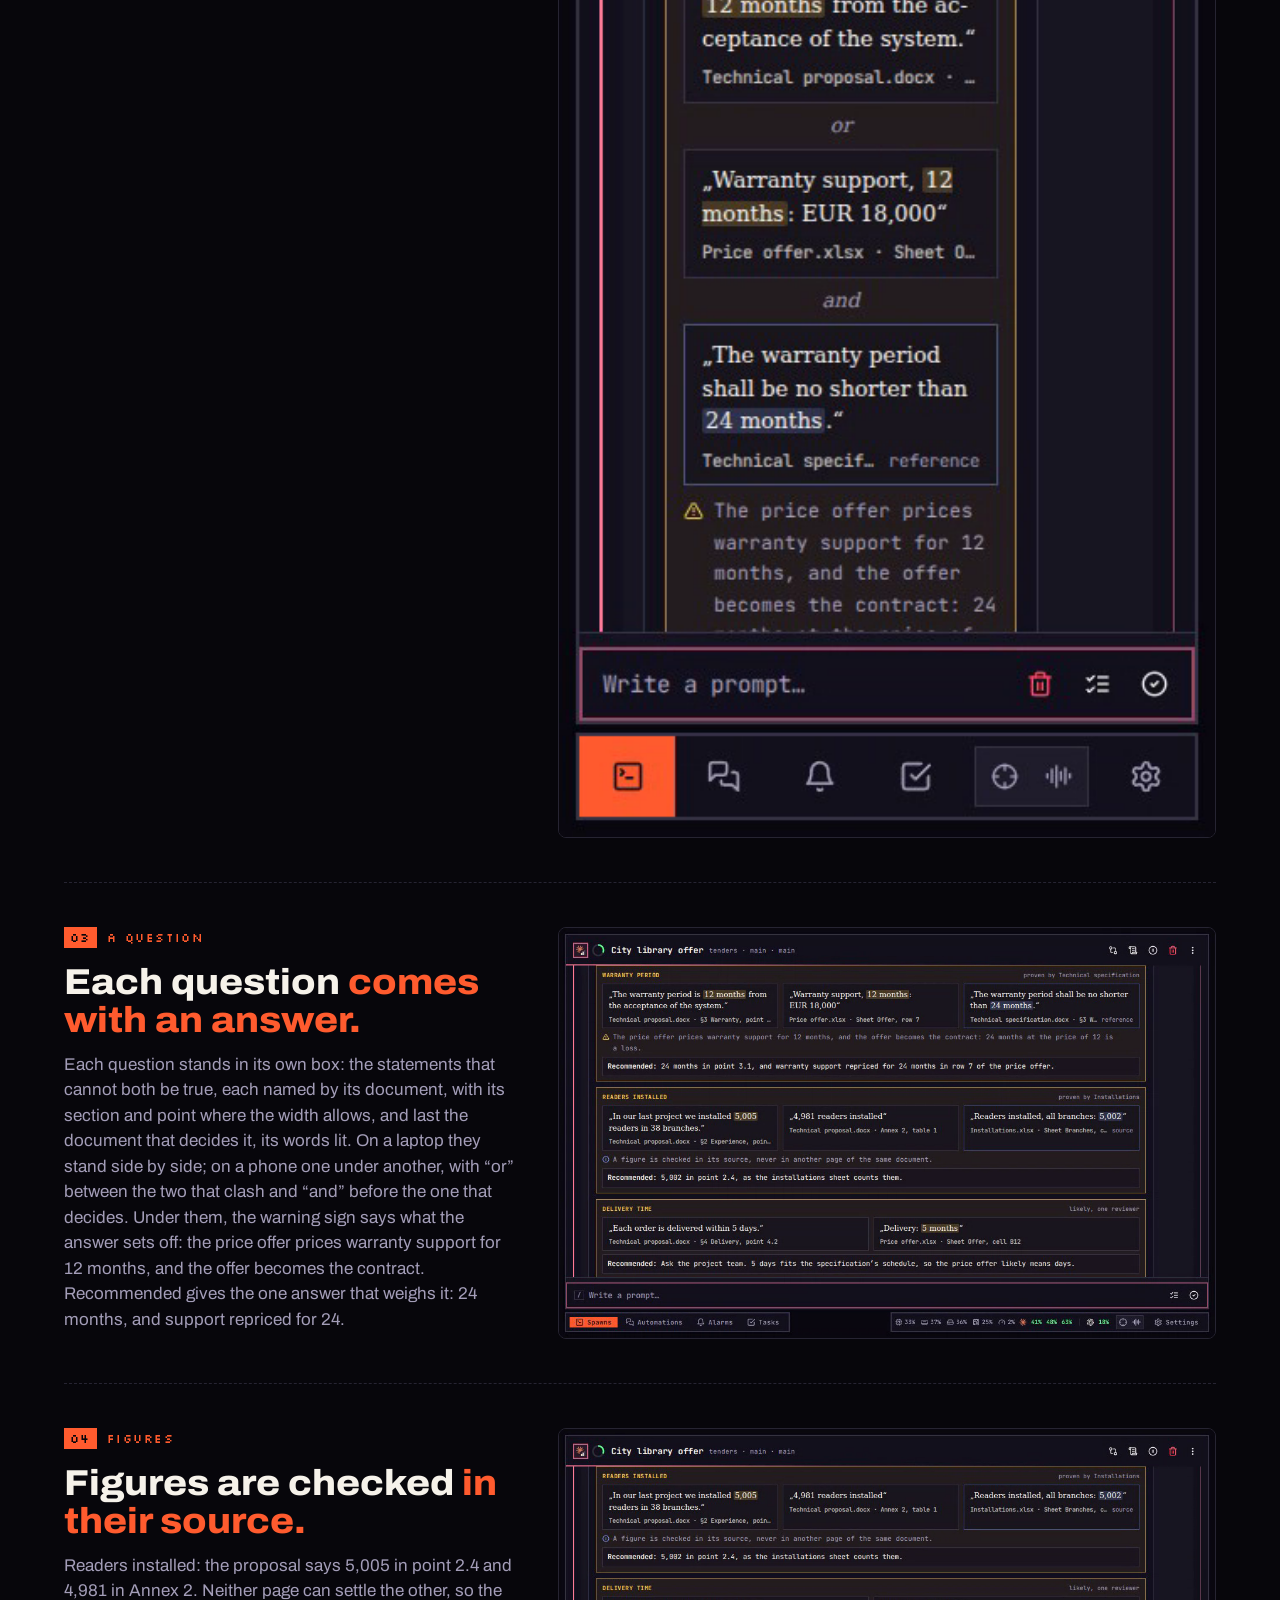
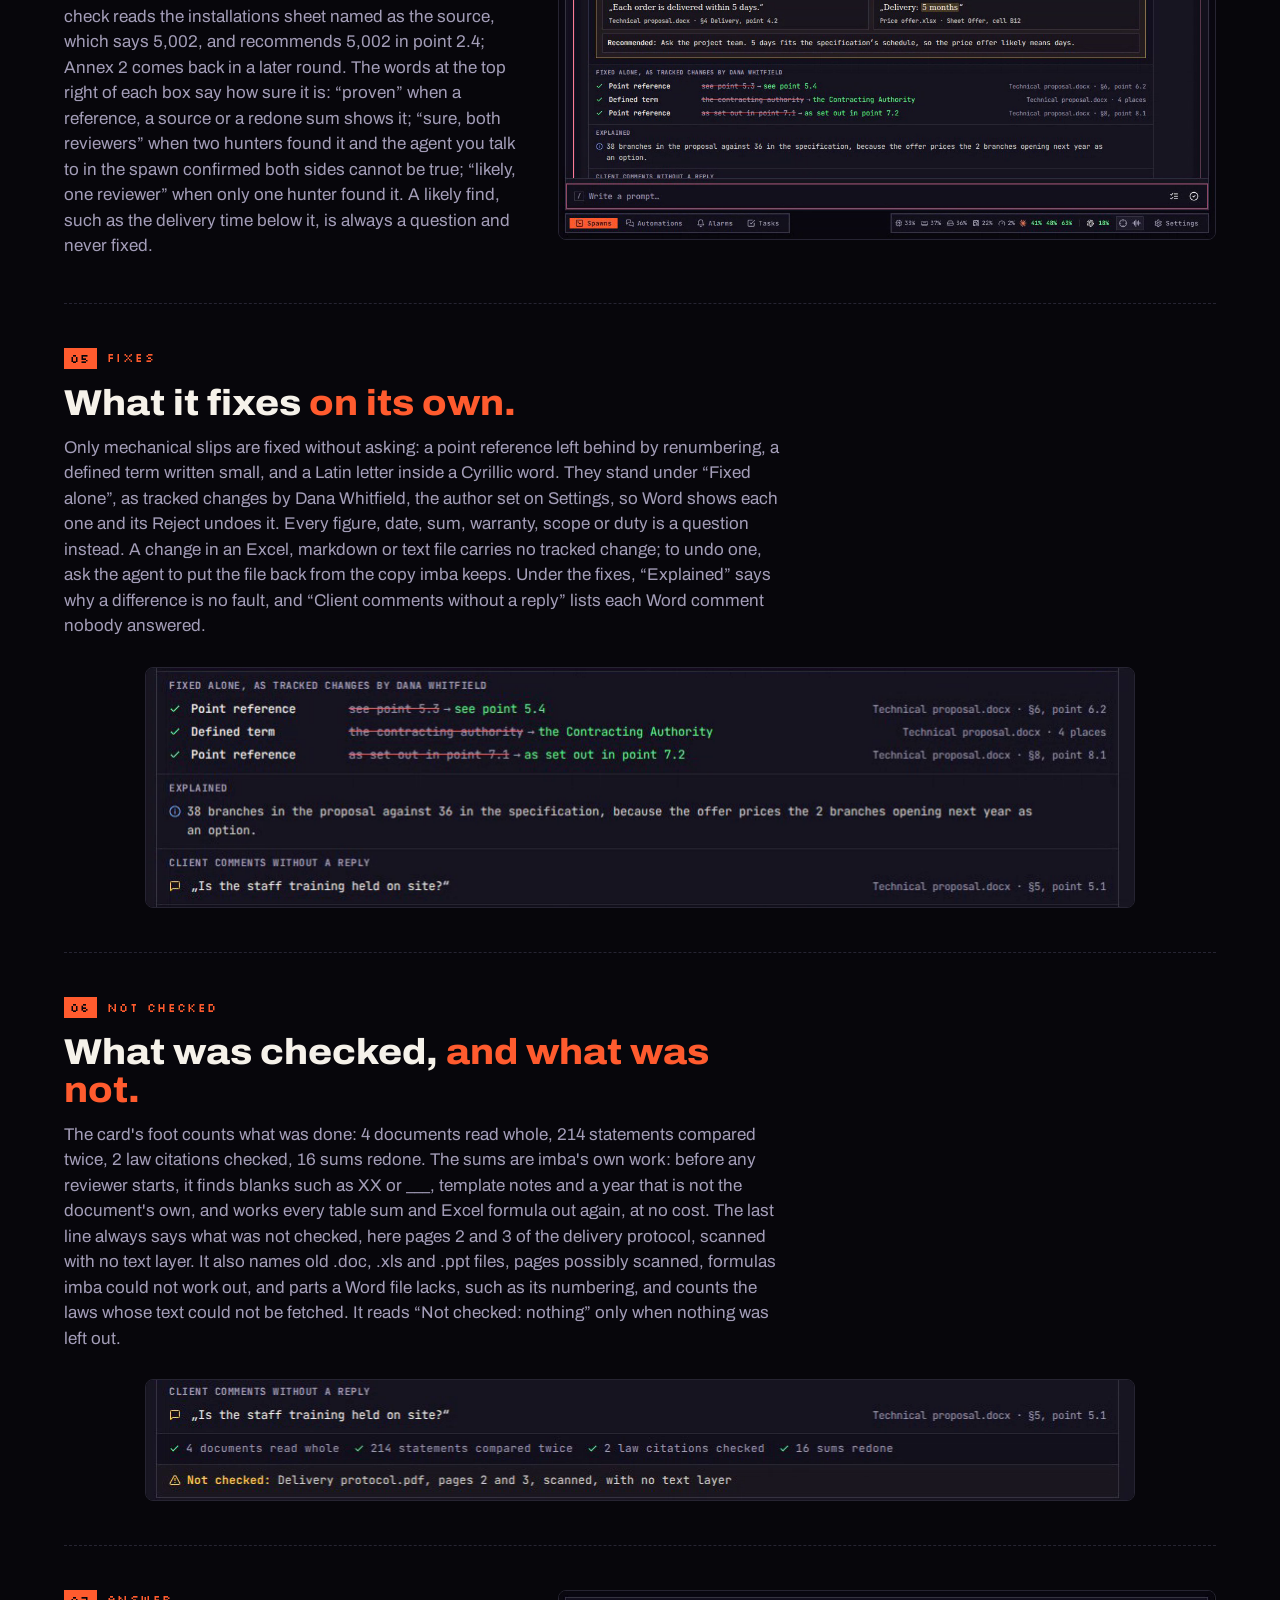
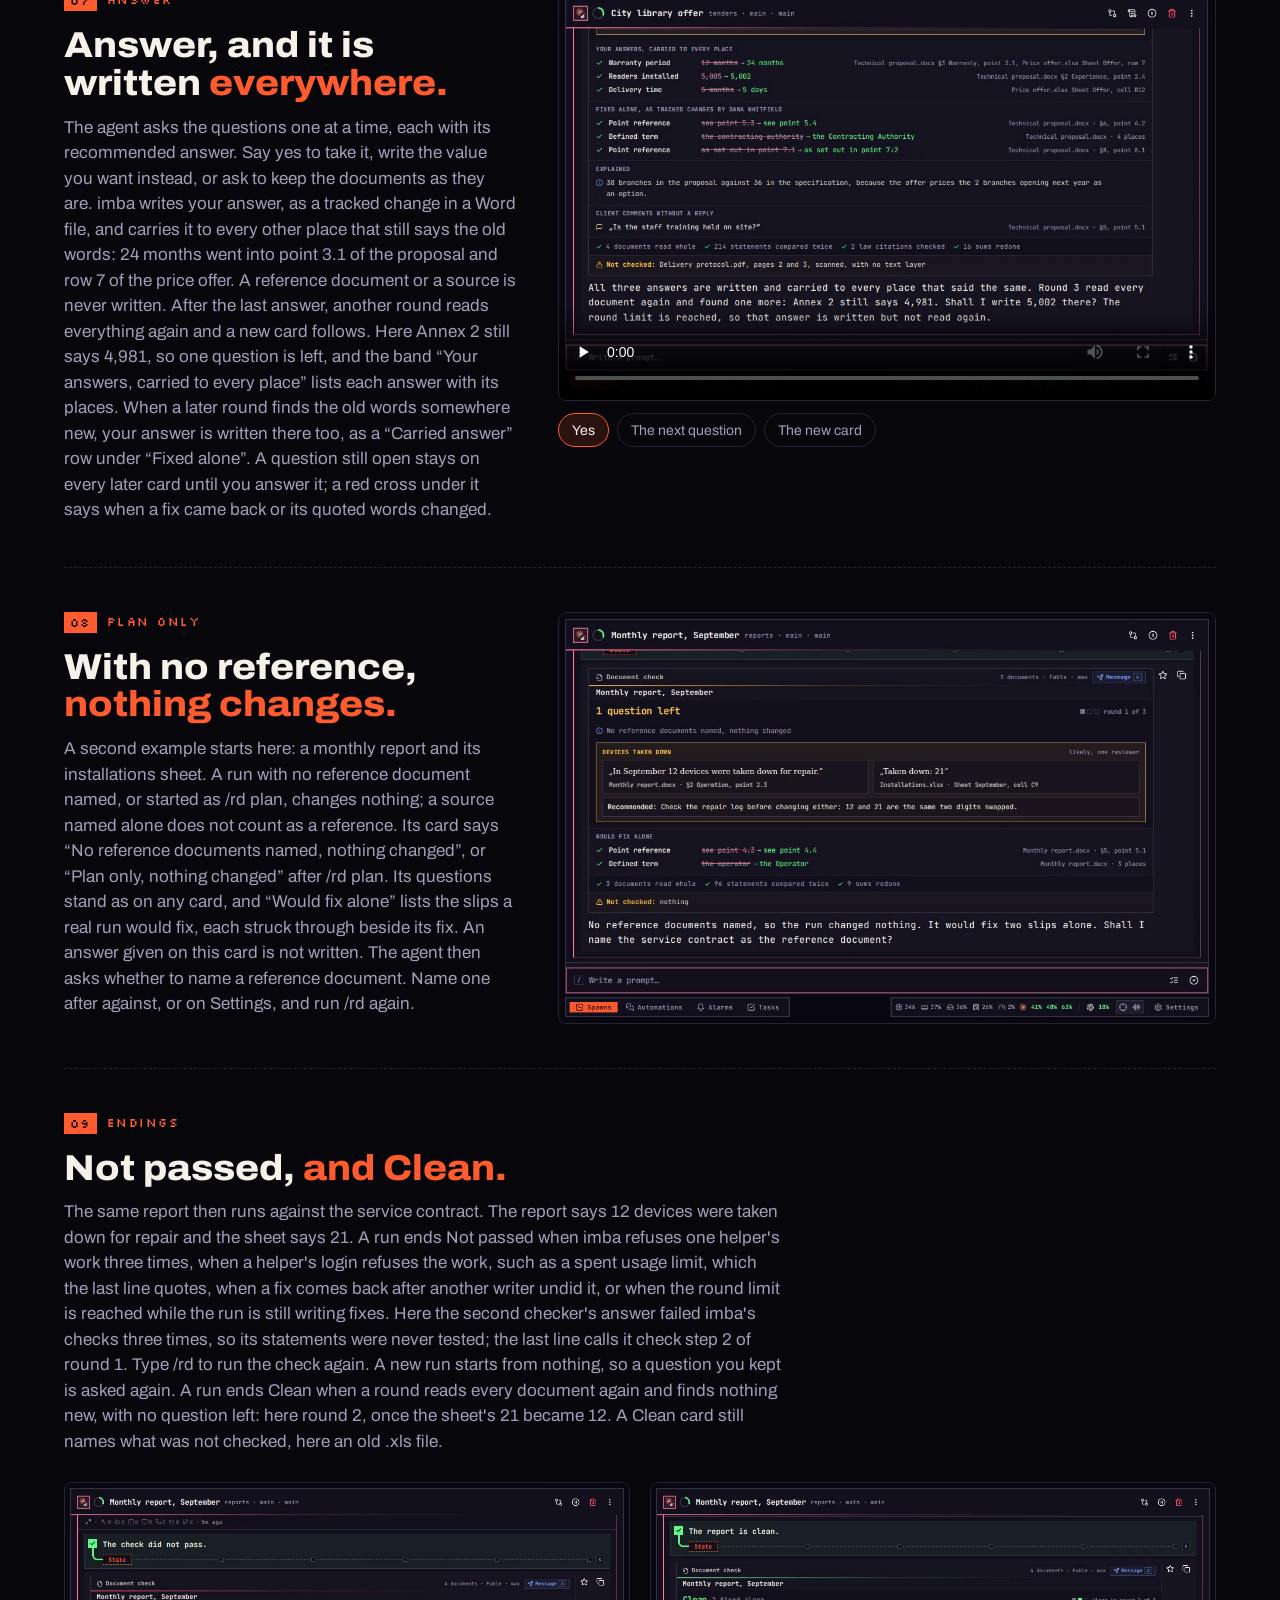
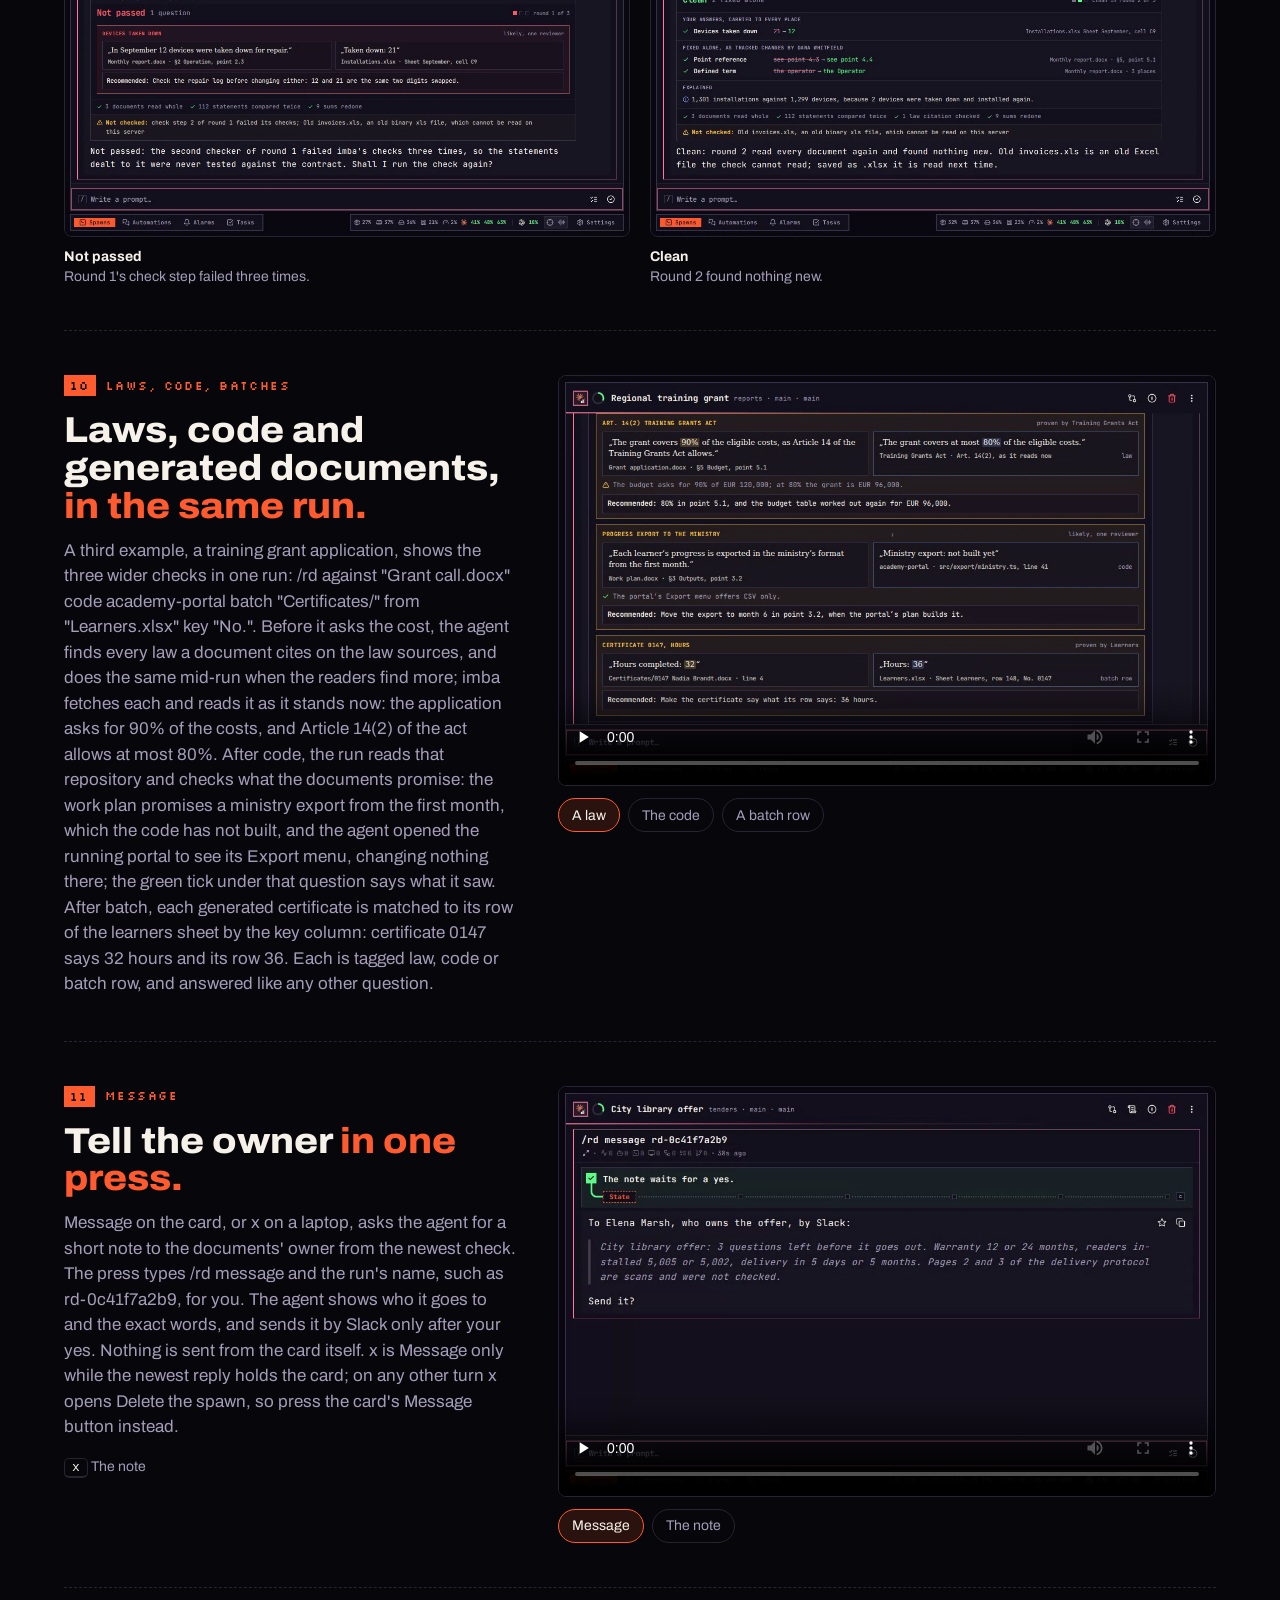
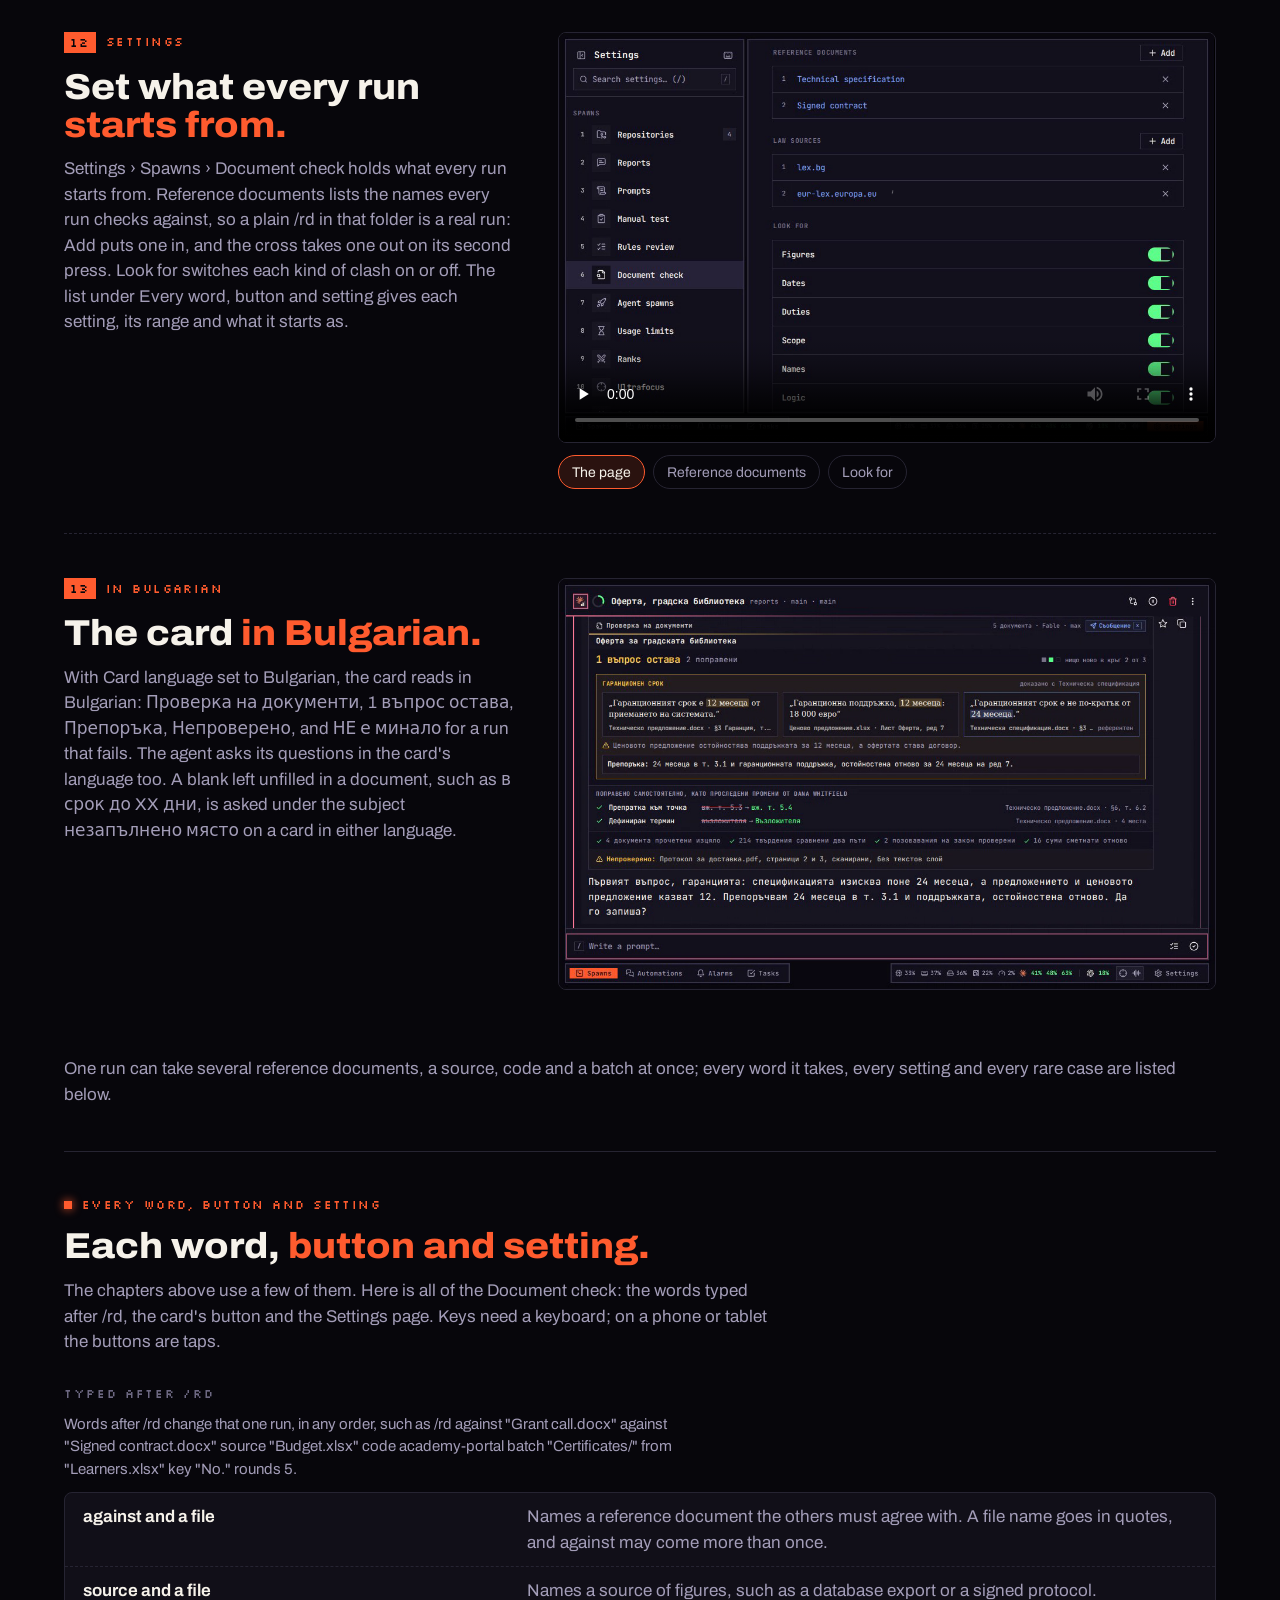
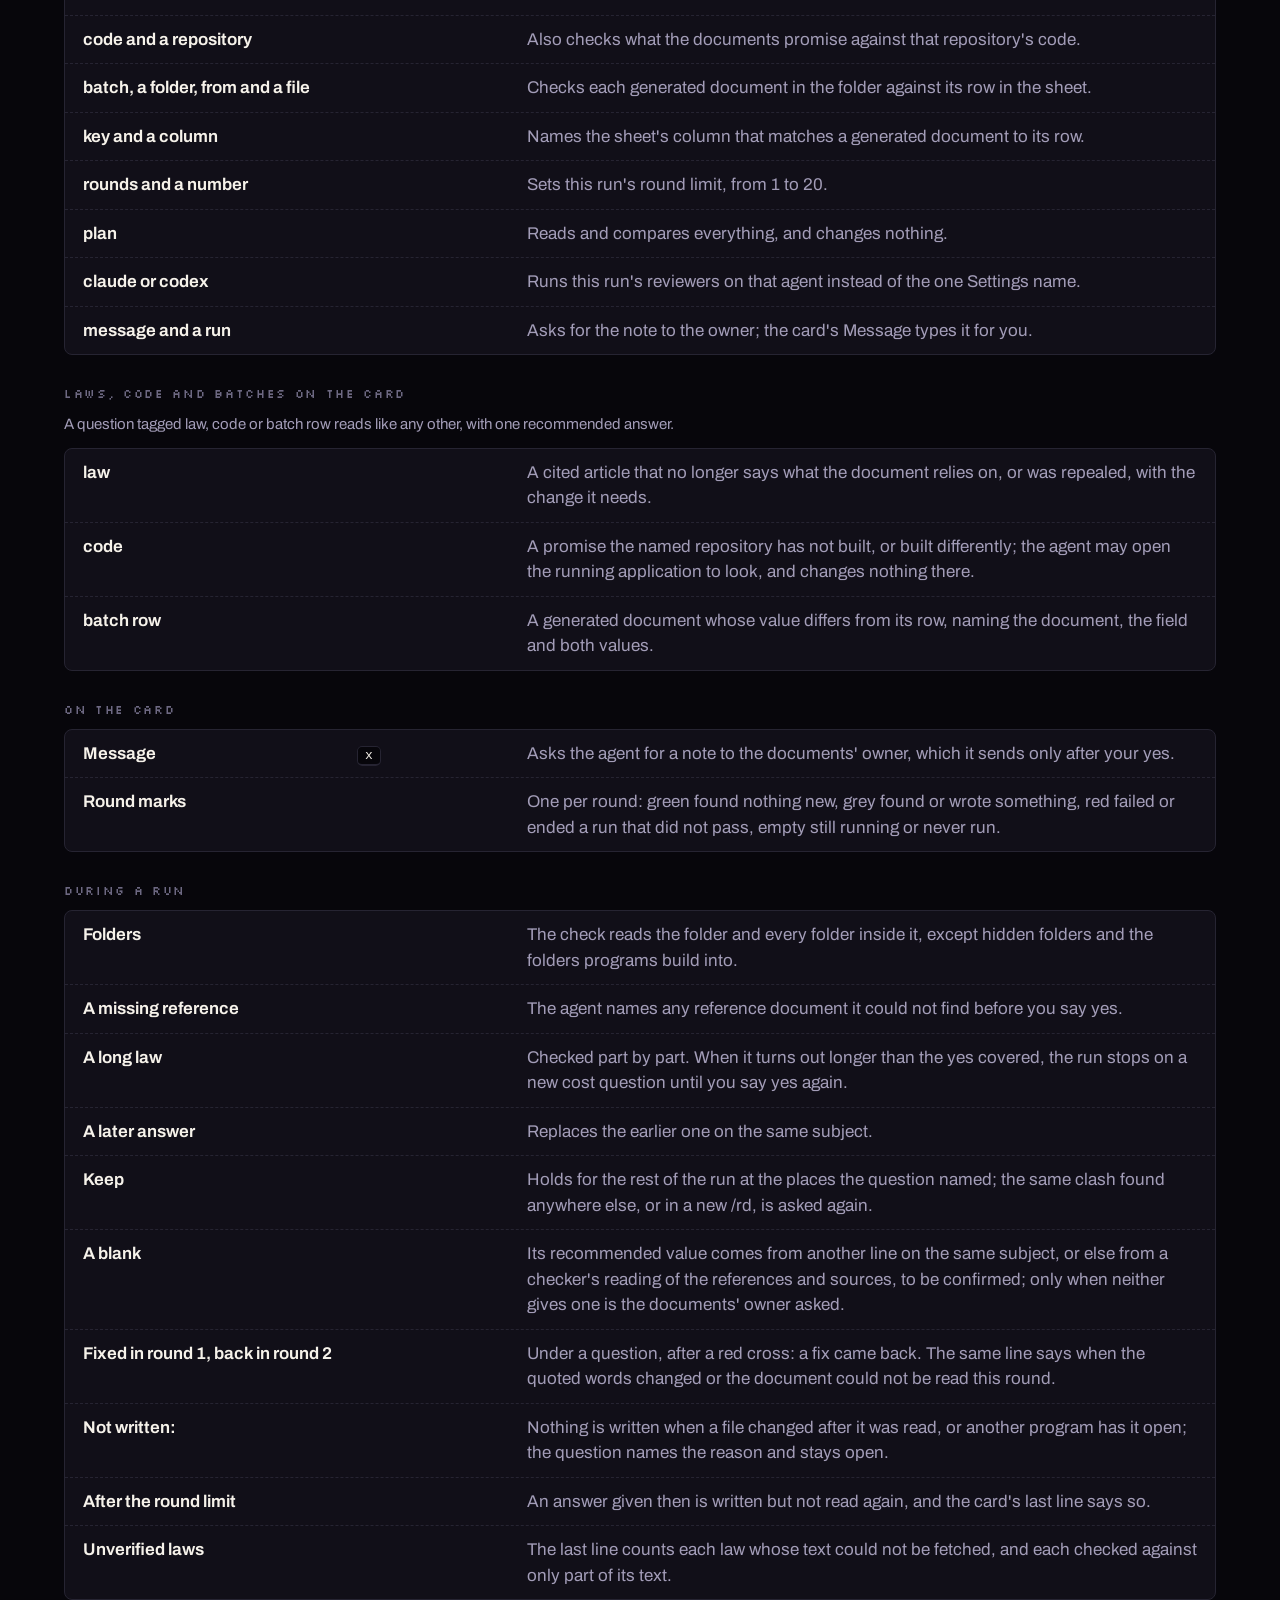
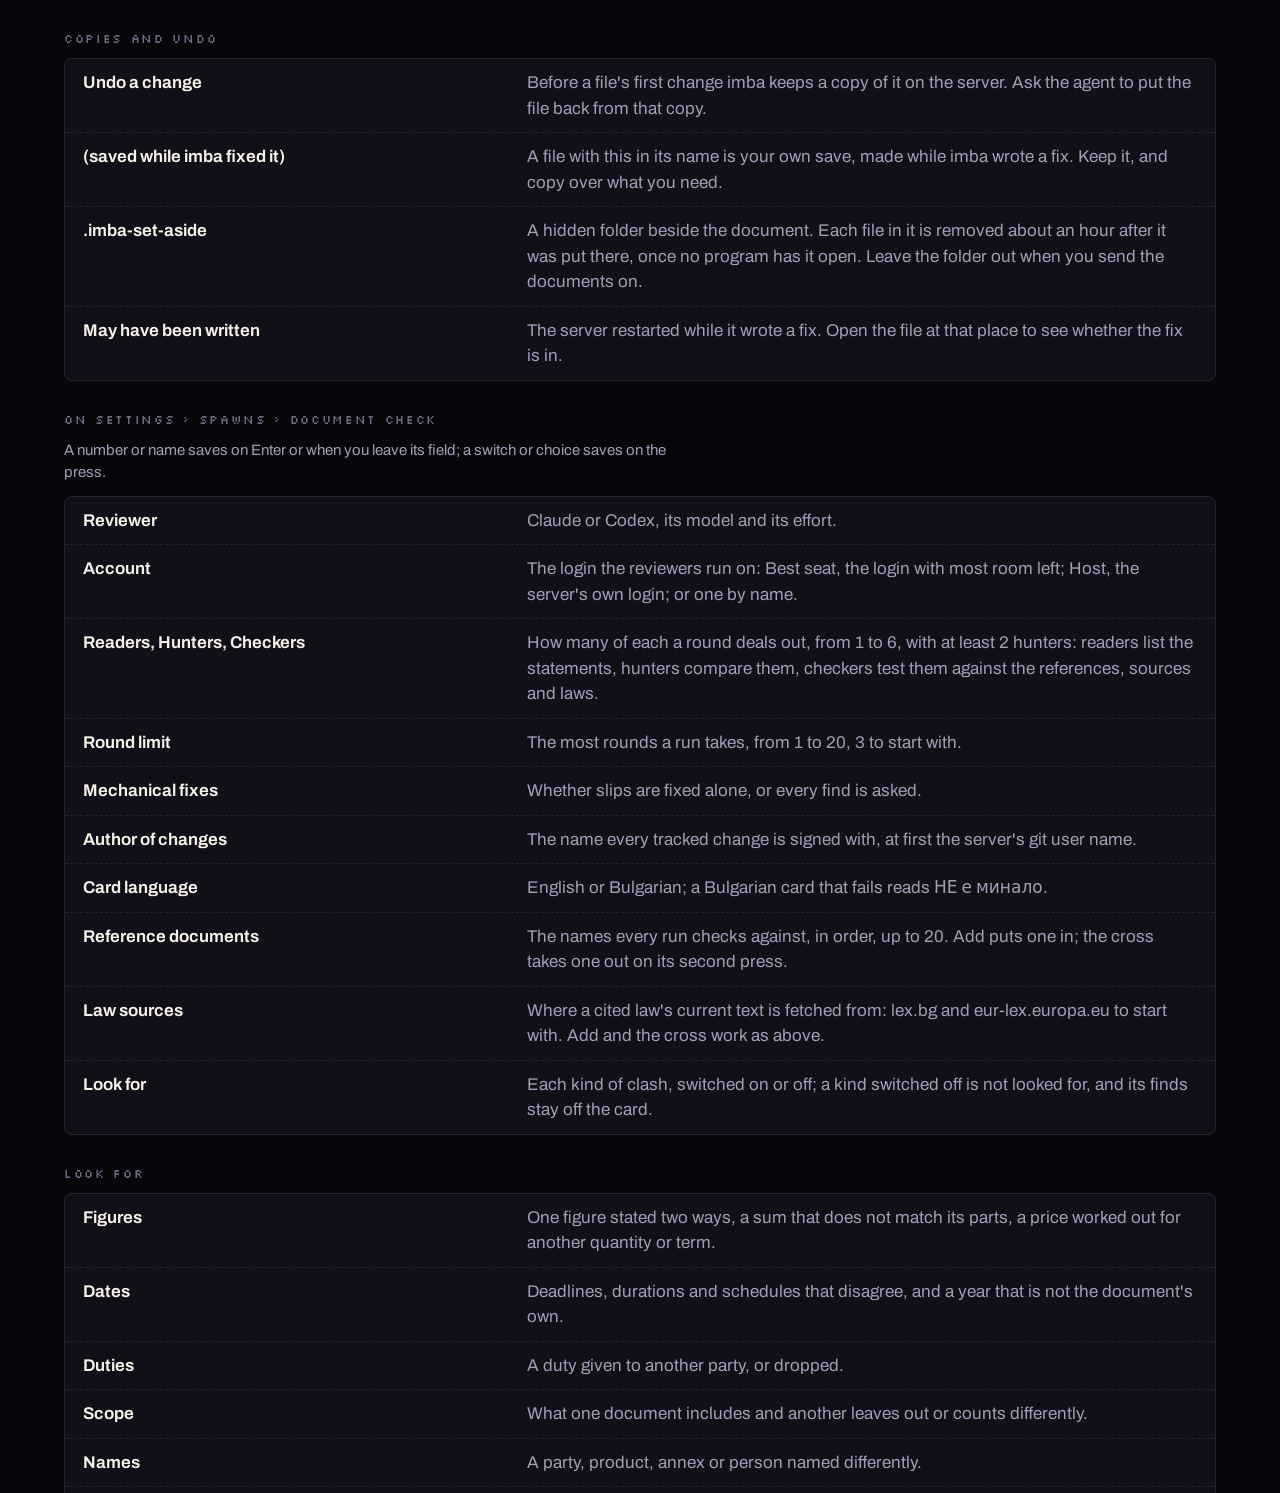
<file: features/doc-check/index.html>
<!doctype html>
<html lang="en">
<head>
<meta charset="utf-8">
<meta name="viewport" content="width=device-width, initial-scale=1">
<title>Document check in imba</title>
<meta name="description" content="Find where a set of documents contradicts itself before it goes out.">
<meta name="robots" content="noindex">
<meta property="og:type" content="website">
<meta property="og:site_name" content="imba">
<meta property="og:title" content="Document check in imba">
<meta property="og:description" content="Find where a set of documents contradicts itself before it goes out.">
<meta property="og:image" content="https://hr-hristov.github.io/imba-releases/films/features/doc-check/the-price.4481dacd24.png">
<meta property="og:url" content="https://hr-hristov.github.io/imba-releases/features/doc-check/">
<meta name="twitter:card" content="summary_large_image">
<meta name="theme-color" content="#07060b">
<link rel="icon" href="data:,">
<link rel="stylesheet" href="../../style.bd3b09b923.css">
</head>
<body>
<main class="page">
  <div class="top"><span class="brand">imba / features</span><nav class="tabs" aria-label="Sections"><a href="../../">Releases</a><a href="../../features/" data-on>Features</a></nav></div>
  <h1>Document check</h1>
  <p class="idea">Find where a set of documents contradicts itself before it goes out.</p>
  <p class="why">Several agents and people write one offer at once, each on their own part. The proposal promises 12 months of warranty while the specification demands 24, and nobody reads both pages side by side. /rd reads every document, compares every statement twice, fixes only mechanical slips, and asks about everything else with one recommended answer.</p>
  <p class="touch">On a phone, tap the button named beside each key.</p>
  <section class="chapter" id="price">
    <div class="words">
      <p class="step"><b>01</b>Start</p>
      <h2>Start a check <span>with /rd.</span></h2>
      <p class="say">Start a spawn in a folder of its own on the imba server, open Files from the spawn&#39;s menu, or o on a laptop, and press Upload files or Upload folder to put the documents there; the fixed files download from the same panel. Type /rd, then against and the reference document, the one every other must agree with, then source and the sheet the figures come from, each file name in quotes: /rd against &quot;Technical specification.docx&quot; source &quot;Installations.xlsx&quot;. With no reference document named here or on Settings, the run only reports and changes nothing. Before anything runs, the agent says what the run costs and waits: 7 reviewers, the helper agents that do the reading; up to 3 rounds, passes over every document; Fable max, the model and how hard it thinks; and the share of the login&#39;s five-hour room, the usage its subscription allows. Yes starts it. No starts nothing; rounds and a smaller number, such as /rd rounds 1, makes it cheaper.</p>
    </div>
    <figure class="film">
      <video controls playsinline preload="none" poster="../../films/features/doc-check/the-price.4481dacd24.png" src="../../films/features/doc-check/the-price.4ceabd6bfa.webm" aria-label="A spawn in imba asking before a document check: 7 reviewers, up to 3 rounds, Fable max, about a fifth of this login&#39;s five-hour room. Start?"></video>
      <ol class="steps" aria-label="Steps"><li><button type="button">The cost</button></li><li><button type="button">Yes</button></li><li><button type="button">The card</button></li></ol>
      <script type="application/json">{"desktop":{"src":"../../films/features/doc-check/the-price.4ceabd6bfa.webm","poster":"../../films/features/doc-check/the-price.4481dacd24.png","steps":[{"name":"The cost","at":0},{"name":"Yes","at":5},{"name":"The card","at":9.8}]},"phone":{"src":"../../films/features/doc-check/the-price-phone.7e7a6f5bf7.webm","poster":"../../films/features/doc-check/the-price-phone.2378e97cae.png","steps":[{"name":"The cost","at":0},{"name":"Yes","at":5},{"name":"The card","at":11.6}]}}</script>
    </figure>
  </section>
  <section class="chapter" id="verdict">
    <div class="words">
      <p class="step"><b>02</b>The card</p>
      <h2>Read the result <span>first.</span></h2>
      <p class="say">The run ends on a Document check card. Its head names how many documents the run covered, the model and how hard it thought. Under its title the result stands in its colour: Clean in green, Not passed in red, and in amber 3 questions left, which means the run waits for you. Beside it on a laptop, and under it on a phone, 3 fixed alone counts the slips fixed without asking. A round is one pass of the 7 reviewers: 2 readers list every statement, 3 hunters compare statements on one subject, and 2 checkers test them against the references, the sources and the laws cited. Another round runs only after a round that wrote a fix, up to three; here round 2 found nothing new. Each round has a mark, on the right on a laptop and under the result on a phone: green when it found nothing new, grey when it found or wrote something, empty when not run. The agent now asks each question in the chat, one at a time, as Answer below shows. Every figure on the card comes from imba&#39;s own record of the run, never from the agent.</p>
    </div>
    <div class="pictures">
      <figure>
        <picture><source media="(max-width: 699px)" srcset="../../films/features/doc-check/the-ending-phone.e1f3362d30.png" width="390" height="844"><img src="../../films/features/doc-check/the-ending.cea171889a.png" alt="A Document check card in imba: 3 questions left in amber, 3 fixed alone, nothing new in round 2 of 3" width="1120" height="700" loading="lazy"></picture>
      </figure>
    </div>
  </section>
  <section class="chapter" id="knock-on">
    <div class="words">
      <p class="step"><b>03</b>A question</p>
      <h2>Each question <span>comes with an answer.</span></h2>
      <p class="say">Each question stands in its own box: the statements that cannot both be true, each named by its document, with its section and point where the width allows, and last the document that decides it, its words lit. On a laptop they stand side by side; on a phone one under another, with “or” between the two that clash and “and” before the one that decides. Under them, the warning sign says what the answer sets off: the price offer prices warranty support for 12 months, and the offer becomes the contract. Recommended gives the one answer that weighs it: 24 months, and support repriced for 24.</p>
    </div>
    <div class="pictures">
      <figure>
        <picture><source media="(max-width: 699px)" srcset="../../films/features/doc-check/the-warranty-phone.2a55eea2f1.png" width="390" height="844"><img src="../../films/features/doc-check/the-warranty.49a90b9364.png" alt="A question on the Document check card: 12 months in the proposal and the price offer against 24 months in the specification, with what the answer sets off and a recommendation" width="1120" height="700" loading="lazy"></picture>
      </figure>
    </div>
  </section>
  <section class="chapter" id="source">
    <div class="words">
      <p class="step"><b>04</b>Figures</p>
      <h2>Figures are checked <span>in their source.</span></h2>
      <p class="say">Readers installed: the proposal says 5,005 in point 2.4 and 4,981 in Annex 2. Neither page can settle the other, so the check reads the installations sheet named as the source, which says 5,002, and recommends 5,002 in point 2.4; Annex 2 comes back in a later round. The words at the top right of each box say how sure it is: “proven” when a reference, a source or a redone sum shows it; “sure, both reviewers” when two hunters found it and the agent you talk to in the spawn confirmed both sides cannot be true; “likely, one reviewer” when only one hunter found it. A likely find, such as the delivery time below it, is always a question and never fixed.</p>
    </div>
    <div class="pictures">
      <figure>
        <picture><source media="(max-width: 699px)" srcset="../../films/features/doc-check/the-source-phone.3ff43895ff.png" width="390" height="844"><img src="../../films/features/doc-check/the-source.31d825bfa5.png" alt="A question on the Document check card: 5,005 and 4,981 readers in the proposal, and 5,002 in the installations sheet that decides it" width="1120" height="700" loading="lazy"></picture>
      </figure>
    </div>
  </section>
  <section class="chapter wide" id="alone">
    <div class="words">
      <p class="step"><b>05</b>Fixes</p>
      <h2>What it fixes <span>on its own.</span></h2>
      <p class="say">Only mechanical slips are fixed without asking: a point reference left behind by renumbering, a defined term written small, and a Latin letter inside a Cyrillic word. They stand under “Fixed alone”, as tracked changes by Dana Whitfield, the author set on Settings, so Word shows each one and its Reject undoes it. Every figure, date, sum, warranty, scope or duty is a question instead. A change in an Excel, markdown or text file carries no tracked change; to undo one, ask the agent to put the file back from the copy imba keeps. Under the fixes, “Explained” says why a difference is no fault, and “Client comments without a reply” lists each Word comment nobody answered.</p>
    </div>
    <div class="pictures">
      <figure>
        <picture><source media="(max-width: 699px)" srcset="../../films/features/doc-check/fixed-alone-phone.4c94e54157.png" width="390" height="844"><img src="../../films/features/doc-check/fixed-alone.2e58f266a8.png" alt="The Document check card&#39;s Fixed alone list: two point references and a defined term, as tracked changes by Dana Whitfield, then Explained and a client comment" width="990" height="240" loading="lazy"></picture>
      </figure>
    </div>
  </section>
  <section class="chapter wide" id="unread">
    <div class="words">
      <p class="step"><b>06</b>Not checked</p>
      <h2>What was checked, <span>and what was not.</span></h2>
      <p class="say">The card&#39;s foot counts what was done: 4 documents read whole, 214 statements compared twice, 2 law citations checked, 16 sums redone. The sums are imba&#39;s own work: before any reviewer starts, it finds blanks such as XX or ___, template notes and a year that is not the document&#39;s own, and works every table sum and Excel formula out again, at no cost. The last line always says what was not checked, here pages 2 and 3 of the delivery protocol, scanned with no text layer. It also names old .doc, .xls and .ppt files, pages possibly scanned, formulas imba could not work out, and parts a Word file lacks, such as its numbering, and counts the laws whose text could not be fetched. It reads “Not checked: nothing” only when nothing was left out.</p>
    </div>
    <div class="pictures">
      <figure>
        <picture><source media="(max-width: 699px)" srcset="../../films/features/doc-check/not-checked-phone.2559725eb0.png" width="390" height="844"><img src="../../films/features/doc-check/not-checked.ca22de3c38.png" alt="The foot of the Document check card: what was read and compared, and Not checked: Delivery protocol.pdf, pages 2 and 3, scanned with no text" width="990" height="120" loading="lazy"></picture>
      </figure>
    </div>
  </section>
  <section class="chapter" id="answer">
    <div class="words">
      <p class="step"><b>07</b>Answer</p>
      <h2>Answer, and it is written <span>everywhere.</span></h2>
      <p class="say">The agent asks the questions one at a time, each with its recommended answer. Say yes to take it, write the value you want instead, or ask to keep the documents as they are. imba writes your answer, as a tracked change in a Word file, and carries it to every other place that still says the old words: 24 months went into point 3.1 of the proposal and row 7 of the price offer. A reference document or a source is never written. After the last answer, another round reads everything again and a new card follows. Here Annex 2 still says 4,981, so one question is left, and the band “Your answers, carried to every place” lists each answer with its places. When a later round finds the old words somewhere new, your answer is written there too, as a “Carried answer” row under “Fixed alone”. A question still open stays on every later card until you answer it; a red cross under it says when a fix came back or its quoted words changed.</p>
    </div>
    <figure class="film">
      <video controls playsinline preload="none" poster="../../films/features/doc-check/the-answer.8635567a32.png" src="../../films/features/doc-check/the-answer.59027618e5.webm" aria-label="The agent writing an answered question into a tender offer in imba, asking the next, then a new Document check card with the answers carried to every place"></video>
      <ol class="steps" aria-label="Steps"><li><button type="button">Yes</button></li><li><button type="button">The next question</button></li><li><button type="button">The new card</button></li></ol>
      <script type="application/json">{"desktop":{"src":"../../films/features/doc-check/the-answer.59027618e5.webm","poster":"../../films/features/doc-check/the-answer.8635567a32.png","steps":[{"name":"Yes","at":0},{"name":"The next question","at":12.5},{"name":"The new card","at":23.8}]},"phone":{"src":"../../films/features/doc-check/the-answer-phone.3240db3b47.webm","poster":"../../films/features/doc-check/the-answer-phone.eaae0f5bd8.png","steps":[{"name":"Yes","at":0},{"name":"The next question","at":14.2},{"name":"The new card","at":29.4}]}}</script>
    </figure>
  </section>
  <section class="chapter" id="plan-only">
    <div class="words">
      <p class="step"><b>08</b>Plan only</p>
      <h2>With no reference, <span>nothing changes.</span></h2>
      <p class="say">A second example starts here: a monthly report and its installations sheet. A run with no reference document named, or started as /rd plan, changes nothing; a source named alone does not count as a reference. Its card says “No reference documents named, nothing changed”, or “Plan only, nothing changed” after /rd plan. Its questions stand as on any card, and “Would fix alone” lists the slips a real run would fix, each struck through beside its fix. An answer given on this card is not written. The agent then asks whether to name a reference document. Name one after against, or on Settings, and run /rd again.</p>
    </div>
    <div class="pictures">
      <figure>
        <picture><source media="(max-width: 699px)" srcset="../../films/features/doc-check/plan-only-phone.da2b651dea.png" width="390" height="844"><img src="../../films/features/doc-check/plan-only.0ee75deea2.png" alt="A Document check card in imba saying no reference documents were named and nothing changed, with one question and two slips it would fix alone" width="1120" height="700" loading="lazy"></picture>
      </figure>
    </div>
  </section>
  <section class="chapter wide" id="endings">
    <div class="words">
      <p class="step"><b>09</b>Endings</p>
      <h2>Not passed, <span>and Clean.</span></h2>
      <p class="say">The same report then runs against the service contract. The report says 12 devices were taken down for repair and the sheet says 21. A run ends Not passed when imba refuses one helper&#39;s work three times, when a helper&#39;s login refuses the work, such as a spent usage limit, which the last line quotes, when a fix comes back after another writer undid it, or when the round limit is reached while the run is still writing fixes. Here the second checker&#39;s answer failed imba&#39;s checks three times, so its statements were never tested; the last line calls it check step 2 of round 1. Type /rd to run the check again. A new run starts from nothing, so a question you kept is asked again. A run ends Clean when a round reads every document again and finds nothing new, with no question left: here round 2, once the sheet&#39;s 21 became 12. A Clean card still names what was not checked, here an old .xls file.</p>
    </div>
    <div class="pictures pair bare">
      <figure>
        <picture><source media="(max-width: 699px)" srcset="../../films/features/doc-check/not-passed-phone.1e5c32a287.png" width="390" height="844"><img src="../../films/features/doc-check/not-passed.0591c2dad0.png" alt="A Document check card in imba ending Not passed in red, its last line naming the check step of round 1 that failed" width="1120" height="700" loading="lazy"></picture>
        <figcaption><b>Not passed</b>Round 1&#39;s check step failed three times.</figcaption>
      </figure>
      <figure>
        <picture><source media="(max-width: 699px)" srcset="../../films/features/doc-check/clean-phone.117b0d4c49.png" width="390" height="844"><img src="../../films/features/doc-check/clean.1c16bb8ec9.png" alt="A Document check card in imba ending Clean in green, with the answer carried, two slips fixed alone and one explained difference" width="1120" height="700" loading="lazy"></picture>
        <figcaption><b>Clean</b>Round 2 found nothing new.</figcaption>
      </figure>
    </div>
  </section>
  <section class="chapter" id="wider">
    <div class="words">
      <p class="step"><b>10</b>Laws, code, batches</p>
      <h2>Laws, code and generated documents, <span>in the same run.</span></h2>
      <p class="say">A third example, a training grant application, shows the three wider checks in one run: /rd against &quot;Grant call.docx&quot; code academy-portal batch &quot;Certificates/&quot; from &quot;Learners.xlsx&quot; key &quot;No.&quot;. Before it asks the cost, the agent finds every law a document cites on the law sources, and does the same mid-run when the readers find more; imba fetches each and reads it as it stands now: the application asks for 90% of the costs, and Article 14(2) of the act allows at most 80%. After code, the run reads that repository and checks what the documents promise: the work plan promises a ministry export from the first month, which the code has not built, and the agent opened the running portal to see its Export menu, changing nothing there; the green tick under that question says what it saw. After batch, each generated certificate is matched to its row of the learners sheet by the key column: certificate 0147 says 32 hours and its row 36. Each is tagged law, code or batch row, and answered like any other question.</p>
    </div>
    <figure class="film">
      <video controls playsinline preload="none" poster="../../films/features/doc-check/wider-checks.44ea6ba97e.png" src="../../films/features/doc-check/wider-checks.956d645463.webm" aria-label="A Document check card in imba with three questions: a grant share a cited act no longer allows, a promise the portal&#39;s code has not built, and a certificate that differs from its row in the learners sheet"></video>
      <ol class="steps" aria-label="Steps"><li><button type="button">A law</button></li><li><button type="button">The code</button></li><li><button type="button">A batch row</button></li></ol>
      <script type="application/json">{"desktop":{"src":"../../films/features/doc-check/wider-checks.956d645463.webm","poster":"../../films/features/doc-check/wider-checks.44ea6ba97e.png","steps":[{"name":"A law","at":0},{"name":"The code","at":6.2},{"name":"A batch row","at":11.5}]},"phone":{"src":"../../films/features/doc-check/wider-checks-phone.f488c04706.webm","poster":"../../films/features/doc-check/wider-checks-phone.b8103bed6b.png","steps":[{"name":"A law","at":0},{"name":"The code","at":6.4},{"name":"A batch row","at":11.8}]}}</script>
    </figure>
  </section>
  <section class="chapter" id="message">
    <div class="words">
      <p class="step"><b>11</b>Message</p>
      <h2>Tell the owner <span>in one press.</span></h2>
      <p class="say">Message on the card, or x on a laptop, asks the agent for a short note to the documents&#39; owner from the newest check. The press types /rd message and the run&#39;s name, such as rd-0c41f7a2b9, for you. The agent shows who it goes to and the exact words, and sends it by Slack only after your yes. Nothing is sent from the card itself. x is Message only while the newest reply holds the card; on any other turn x opens Delete the spawn, so press the card&#39;s Message button instead.</p>
      <p class="keyrow"><span><kbd>x</kbd> The note</span></p>
    </div>
    <figure class="film">
      <video controls playsinline preload="none" poster="../../films/features/doc-check/the-message.9c292fdaba.png" src="../../films/features/doc-check/the-message.df7f5db060.webm" aria-label="The agent&#39;s note to the offer&#39;s owner in imba, its exact words, waiting for a yes before it is sent"></video>
      <ol class="steps" aria-label="Steps"><li><button type="button">Message</button></li><li><button type="button">The note</button></li></ol>
      <script type="application/json">{"desktop":{"src":"../../films/features/doc-check/the-message.df7f5db060.webm","poster":"../../films/features/doc-check/the-message.9c292fdaba.png","steps":[{"name":"Message","at":0},{"name":"The note","at":5.6}]},"phone":{"src":"../../films/features/doc-check/the-message-phone.a504021b58.webm","poster":"../../films/features/doc-check/the-message-phone.9c4894fe16.png","steps":[{"name":"Message","at":0},{"name":"The note","at":6.5}]}}</script>
    </figure>
  </section>
  <section class="chapter" id="settings">
    <div class="words">
      <p class="step"><b>12</b>Settings</p>
      <h2>Set what every run <span>starts from.</span></h2>
      <p class="say">Settings › Spawns › Document check holds what every run starts from. Reference documents lists the names every run checks against, so a plain /rd in that folder is a real run: Add puts one in, and the cross takes one out on its second press. Look for switches each kind of clash on or off. The list under Every word, button and setting gives each setting, its range and what it starts as.</p>
    </div>
    <figure class="film">
      <video controls playsinline preload="none" poster="../../films/features/doc-check/the-settings.b90c8f1a14.png" src="../../films/features/doc-check/the-settings.d591943682.webm" aria-label="Settings › Spawns › Document check in imba, with Technical specification and Signed contract listed as reference documents"></video>
      <ol class="steps" aria-label="Steps"><li><button type="button">The page</button></li><li><button type="button">Reference documents</button></li><li><button type="button">Look for</button></li></ol>
      <script type="application/json">{"desktop":{"src":"../../films/features/doc-check/the-settings.d591943682.webm","poster":"../../films/features/doc-check/the-settings.b90c8f1a14.png","steps":[{"name":"The page","at":0},{"name":"Reference documents","at":4},{"name":"Look for","at":9}]},"phone":{"src":"../../films/features/doc-check/the-settings-phone.9f61677ef6.webm","poster":"../../films/features/doc-check/the-settings-phone.6fd9bb4dc2.png","steps":[{"name":"The page","at":0},{"name":"Reference documents","at":4},{"name":"Look for","at":9}]}}</script>
    </figure>
  </section>
  <section class="chapter" id="bulgarian">
    <div class="words">
      <p class="step"><b>13</b>In Bulgarian</p>
      <h2>The card <span>in Bulgarian.</span></h2>
      <p class="say">With Card language set to Bulgarian, the card reads in Bulgarian: Проверка на документи, 1 въпрос остава, Препоръка, Непроверено, and НЕ е минало for a run that fails. The agent asks its questions in the card&#39;s language too. A blank left unfilled in a document, such as в срок до XX дни, is asked under the subject незапълнено място on a card in either language.</p>
    </div>
    <div class="pictures">
      <figure>
        <picture><source media="(max-width: 699px)" srcset="../../films/features/doc-check/in-bulgarian-phone.1c2011bd76.png" width="390" height="844"><img src="../../films/features/doc-check/in-bulgarian.4538f48304.png" alt="A Document check card in Bulgarian in imba: one question left about the warranty period, two slips fixed, and what was not checked" width="1120" height="700" loading="lazy"></picture>
      </figure>
    </div>
  </section>

  <p class="rest">One run can take several reference documents, a source, code and a batch at once; every word it takes, every setting and every rare case are listed below.</p>
  <section class="reference" id="keys">
    <p class="kick">Every word, button and setting</p>
    <h2>Each word, <span>button and setting.</span></h2>
    <p class="say">The chapters above use a few of them. Here is all of the Document check: the words typed after /rd, the card&#39;s button and the Settings page. Keys need a keyboard; on a phone or tablet the buttons are taps.</p>
    <div class="ref-group">
      <h3>Typed after /rd</h3>
      <p>Words after /rd change that one run, in any order, such as /rd against &quot;Grant call.docx&quot; against &quot;Signed contract.docx&quot; source &quot;Budget.xlsx&quot; code academy-portal batch &quot;Certificates/&quot; from &quot;Learners.xlsx&quot; key &quot;No.&quot; rounds 5.</p>
      <ul class="ref-rows">
        <li><span class="press">against and a file</span><span class="caps"></span><span class="does">Names a reference document the others must agree with. A file name goes in quotes, and against may come more than once.</span></li>
        <li><span class="press">source and a file</span><span class="caps"></span><span class="does">Names a source of figures, such as a database export or a signed protocol.</span></li>
        <li><span class="press">code and a repository</span><span class="caps"></span><span class="does">Also checks what the documents promise against that repository&#39;s code.</span></li>
        <li><span class="press">batch, a folder, from and a file</span><span class="caps"></span><span class="does">Checks each generated document in the folder against its row in the sheet.</span></li>
        <li><span class="press">key and a column</span><span class="caps"></span><span class="does">Names the sheet&#39;s column that matches a generated document to its row.</span></li>
        <li><span class="press">rounds and a number</span><span class="caps"></span><span class="does">Sets this run&#39;s round limit, from 1 to 20.</span></li>
        <li><span class="press">plan</span><span class="caps"></span><span class="does">Reads and compares everything, and changes nothing.</span></li>
        <li><span class="press">claude or codex</span><span class="caps"></span><span class="does">Runs this run&#39;s reviewers on that agent instead of the one Settings name.</span></li>
        <li><span class="press">message and a run</span><span class="caps"></span><span class="does">Asks for the note to the owner; the card&#39;s Message types it for you.</span></li>
      </ul>
    </div>
    <div class="ref-group">
      <h3>Laws, code and batches on the card</h3>
      <p>A question tagged law, code or batch row reads like any other, with one recommended answer.</p>
      <ul class="ref-rows">
        <li><span class="press">law</span><span class="caps"></span><span class="does">A cited article that no longer says what the document relies on, or was repealed, with the change it needs.</span></li>
        <li><span class="press">code</span><span class="caps"></span><span class="does">A promise the named repository has not built, or built differently; the agent may open the running application to look, and changes nothing there.</span></li>
        <li><span class="press">batch row</span><span class="caps"></span><span class="does">A generated document whose value differs from its row, naming the document, the field and both values.</span></li>
      </ul>
    </div>
    <div class="ref-group">
      <h3>On the card</h3>
      <ul class="ref-rows">
        <li><span class="press">Message</span><span class="caps"><kbd>x</kbd></span><span class="does">Asks the agent for a note to the documents&#39; owner, which it sends only after your yes.</span></li>
        <li><span class="press">Round marks</span><span class="caps"></span><span class="does">One per round: green found nothing new, grey found or wrote something, red failed or ended a run that did not pass, empty still running or never run.</span></li>
      </ul>
    </div>
    <div class="ref-group">
      <h3>During a run</h3>
      <ul class="ref-rows">
        <li><span class="press">Folders</span><span class="caps"></span><span class="does">The check reads the folder and every folder inside it, except hidden folders and the folders programs build into.</span></li>
        <li><span class="press">A missing reference</span><span class="caps"></span><span class="does">The agent names any reference document it could not find before you say yes.</span></li>
        <li><span class="press">A long law</span><span class="caps"></span><span class="does">Checked part by part. When it turns out longer than the yes covered, the run stops on a new cost question until you say yes again.</span></li>
        <li><span class="press">A later answer</span><span class="caps"></span><span class="does">Replaces the earlier one on the same subject.</span></li>
        <li><span class="press">Keep</span><span class="caps"></span><span class="does">Holds for the rest of the run at the places the question named; the same clash found anywhere else, or in a new /rd, is asked again.</span></li>
        <li><span class="press">A blank</span><span class="caps"></span><span class="does">Its recommended value comes from another line on the same subject, or else from a checker&#39;s reading of the references and sources, to be confirmed; only when neither gives one is the documents&#39; owner asked.</span></li>
        <li><span class="press">Fixed in round 1, back in round 2</span><span class="caps"></span><span class="does">Under a question, after a red cross: a fix came back. The same line says when the quoted words changed or the document could not be read this round.</span></li>
        <li><span class="press">Not written:</span><span class="caps"></span><span class="does">Nothing is written when a file changed after it was read, or another program has it open; the question names the reason and stays open.</span></li>
        <li><span class="press">After the round limit</span><span class="caps"></span><span class="does">An answer given then is written but not read again, and the card&#39;s last line says so.</span></li>
        <li><span class="press">Unverified laws</span><span class="caps"></span><span class="does">The last line counts each law whose text could not be fetched, and each checked against only part of its text.</span></li>
      </ul>
    </div>
    <div class="ref-group">
      <h3>Copies and undo</h3>
      <ul class="ref-rows">
        <li><span class="press">Undo a change</span><span class="caps"></span><span class="does">Before a file&#39;s first change imba keeps a copy of it on the server. Ask the agent to put the file back from that copy.</span></li>
        <li><span class="press">(saved while imba fixed it)</span><span class="caps"></span><span class="does">A file with this in its name is your own save, made while imba wrote a fix. Keep it, and copy over what you need.</span></li>
        <li><span class="press">.imba-set-aside</span><span class="caps"></span><span class="does">A hidden folder beside the document. Each file in it is removed about an hour after it was put there, once no program has it open. Leave the folder out when you send the documents on.</span></li>
        <li><span class="press">May have been written</span><span class="caps"></span><span class="does">The server restarted while it wrote a fix. Open the file at that place to see whether the fix is in.</span></li>
      </ul>
    </div>
    <div class="ref-group">
      <h3>On Settings › Spawns › Document check</h3>
      <p>A number or name saves on Enter or when you leave its field; a switch or choice saves on the press.</p>
      <ul class="ref-rows">
        <li><span class="press">Reviewer</span><span class="caps"></span><span class="does">Claude or Codex, its model and its effort.</span></li>
        <li><span class="press">Account</span><span class="caps"></span><span class="does">The login the reviewers run on: Best seat, the login with most room left; Host, the server&#39;s own login; or one by name.</span></li>
        <li><span class="press">Readers, Hunters, Checkers</span><span class="caps"></span><span class="does">How many of each a round deals out, from 1 to 6, with at least 2 hunters: readers list the statements, hunters compare them, checkers test them against the references, sources and laws.</span></li>
        <li><span class="press">Round limit</span><span class="caps"></span><span class="does">The most rounds a run takes, from 1 to 20, 3 to start with.</span></li>
        <li><span class="press">Mechanical fixes</span><span class="caps"></span><span class="does">Whether slips are fixed alone, or every find is asked.</span></li>
        <li><span class="press">Author of changes</span><span class="caps"></span><span class="does">The name every tracked change is signed with, at first the server&#39;s git user name.</span></li>
        <li><span class="press">Card language</span><span class="caps"></span><span class="does">English or Bulgarian; a Bulgarian card that fails reads НЕ е минало.</span></li>
        <li><span class="press">Reference documents</span><span class="caps"></span><span class="does">The names every run checks against, in order, up to 20. Add puts one in; the cross takes one out on its second press.</span></li>
        <li><span class="press">Law sources</span><span class="caps"></span><span class="does">Where a cited law&#39;s current text is fetched from: lex.bg and eur-lex.europa.eu to start with. Add and the cross work as above.</span></li>
        <li><span class="press">Look for</span><span class="caps"></span><span class="does">Each kind of clash, switched on or off; a kind switched off is not looked for, and its finds stay off the card.</span></li>
      </ul>
    </div>
    <div class="ref-group">
      <h3>Look for</h3>
      <ul class="ref-rows">
        <li><span class="press">Figures</span><span class="caps"></span><span class="does">One figure stated two ways, a sum that does not match its parts, a price worked out for another quantity or term.</span></li>
        <li><span class="press">Dates</span><span class="caps"></span><span class="does">Deadlines, durations and schedules that disagree, and a year that is not the document&#39;s own.</span></li>
        <li><span class="press">Duties</span><span class="caps"></span><span class="does">A duty given to another party, or dropped.</span></li>
        <li><span class="press">Scope</span><span class="caps"></span><span class="does">What one document includes and another leaves out or counts differently.</span></li>
        <li><span class="press">Names</span><span class="caps"></span><span class="does">A party, product, annex or person named differently.</span></li>
        <li><span class="press">Logic</span><span class="caps"></span><span class="does">Statements that cannot both hold though no figure differs.</span></li>
        <li><span class="press">Units</span><span class="caps"></span><span class="does">Days in the text against months in the table, even when both say 5.</span></li>
        <li><span class="press">References</span><span class="caps"></span><span class="does">A document that describes itself wrongly, such as five annexes with four attached, and evidence cited that is not there.</span></li>
        <li><span class="press">Language</span><span class="caps"></span><span class="does">Grammar, and two language versions of one document that do not say the same.</span></li>
        <li><span class="press">Laws</span><span class="caps"></span><span class="does">Two documents citing different acts for one rule, and a cited law checked against its current text. Law finds reach the card with this switch on or off.</span></li>
      </ul>
    </div>
    <div class="ref-group">
      <h3>Files</h3>
      <p>What the check reads, and what it writes a fix or an answer into.</p>
      <ul class="ref-rows">
        <li><span class="press">Word</span><span class="caps"></span><span class="does">Read whole, with headers, footers, footnotes, text boxes and comments, as Word shows it with tracked changes accepted. Written as tracked changes.</span></li>
        <li><span class="press">Excel and CSV</span><span class="caps"></span><span class="does">Read with every formula worked out again. A plain Excel cell is written; a formula and a CSV file never are.</span></li>
        <li><span class="press">Markdown and text</span><span class="caps"></span><span class="does">Read and written in place.</span></li>
        <li><span class="press">PDF</span><span class="caps"></span><span class="does">Read page by page, never written. A scanned page with no text layer is not read.</span></li>
        <li><span class="press">PowerPoint and OpenDocument</span><span class="caps"></span><span class="does">Read, never written.</span></li>
        <li><span class="press">Old .doc, .xls and .ppt</span><span class="caps"></span><span class="does">Not read; saved in the new format, they are read next time.</span></li>
        <li><span class="press">Limits</span><span class="caps"></span><span class="does">Up to 300 documents a run, each up to 64 MB.</span></li>
      </ul>
    </div>
  </section>
  <p class="note">Recorded in imba. Every spawn, repository and person in these films is made up.</p>
</main>
<script type="module" src="../../player.895c71ae49.js"></script>
</body>
</html>
</file>
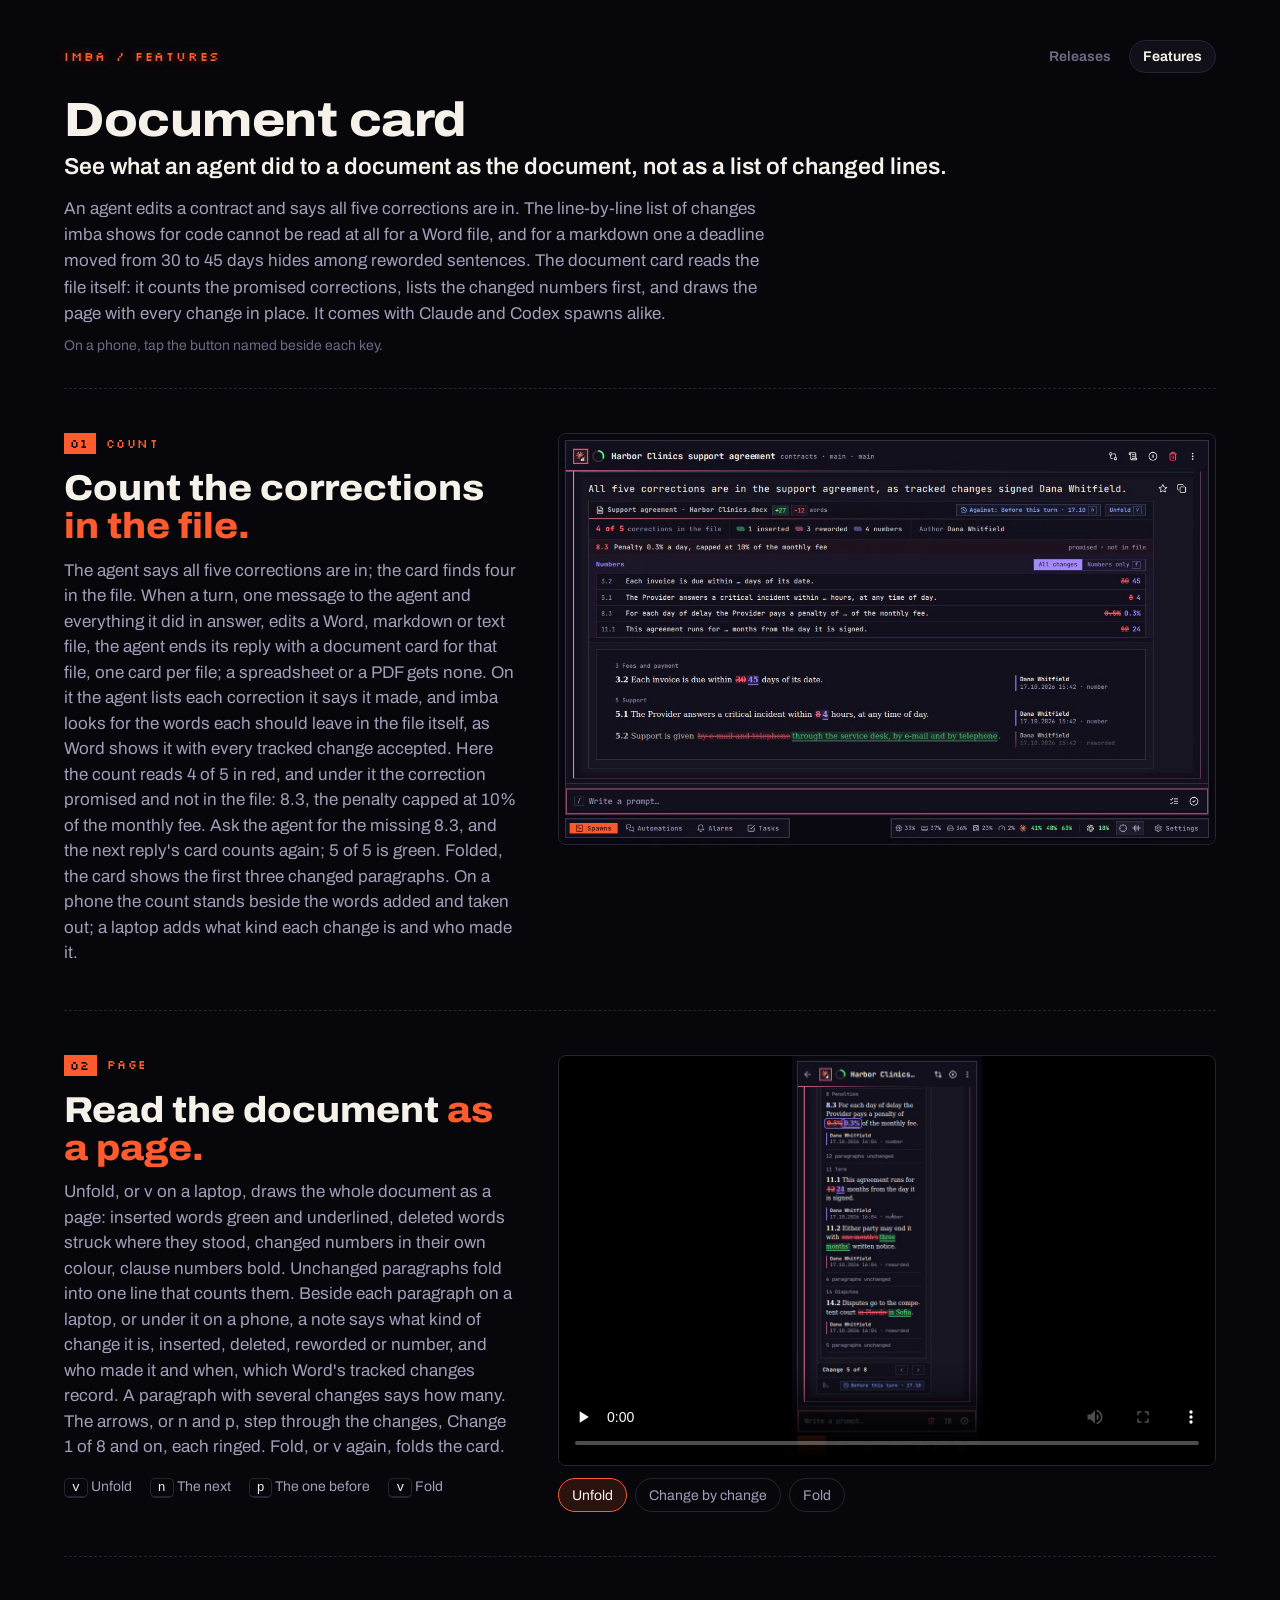
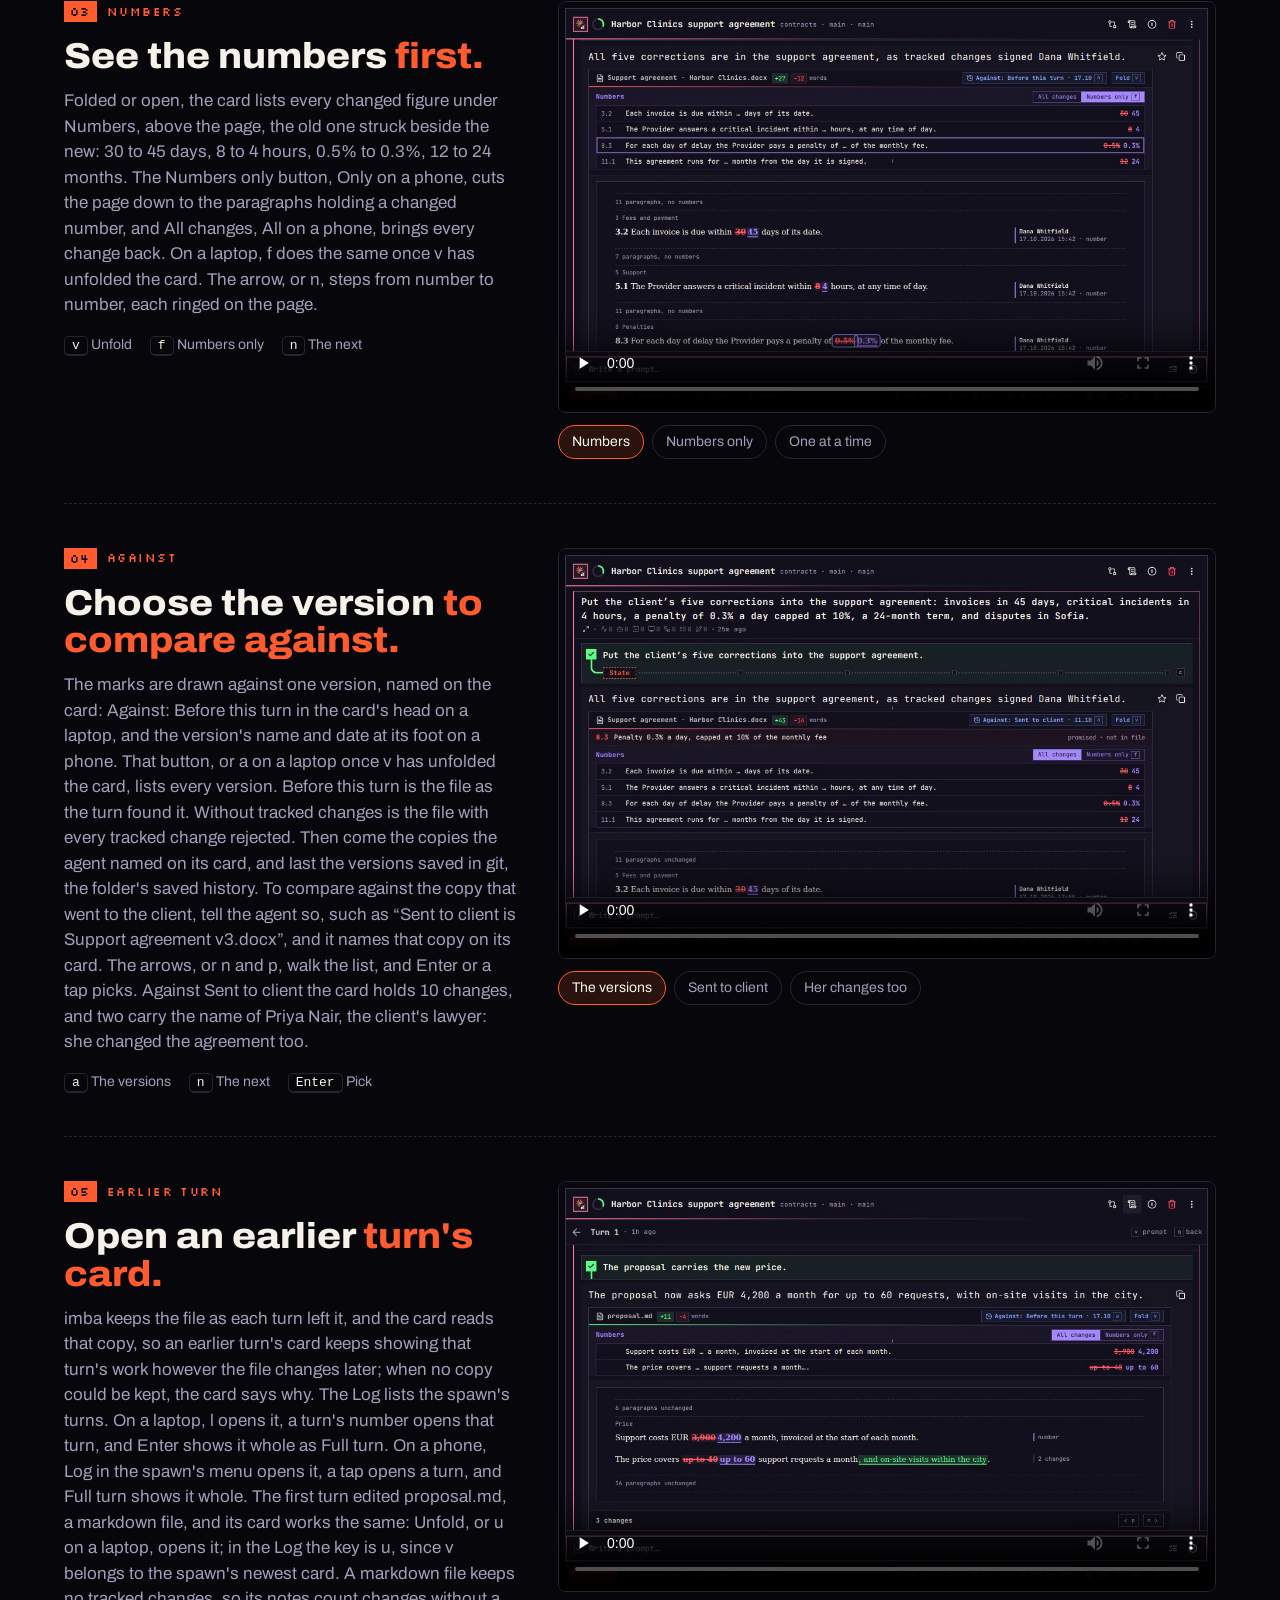
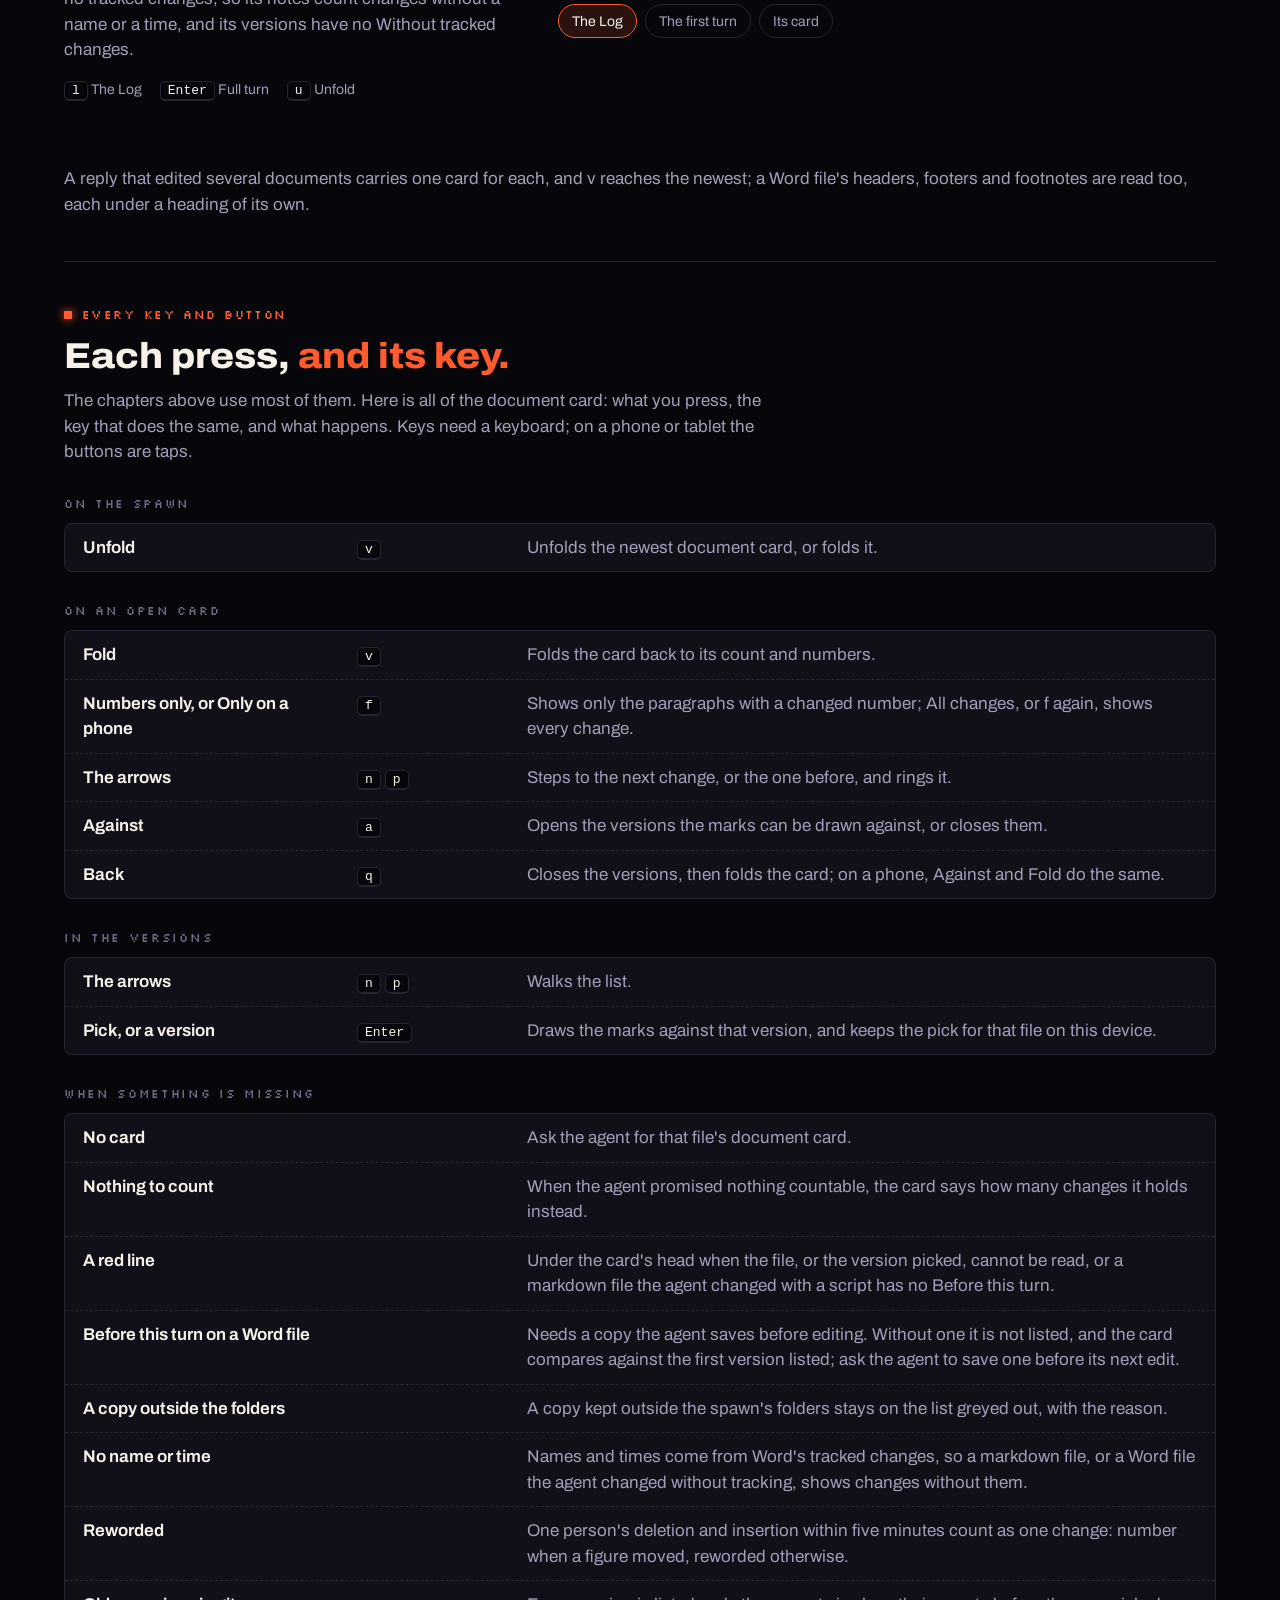
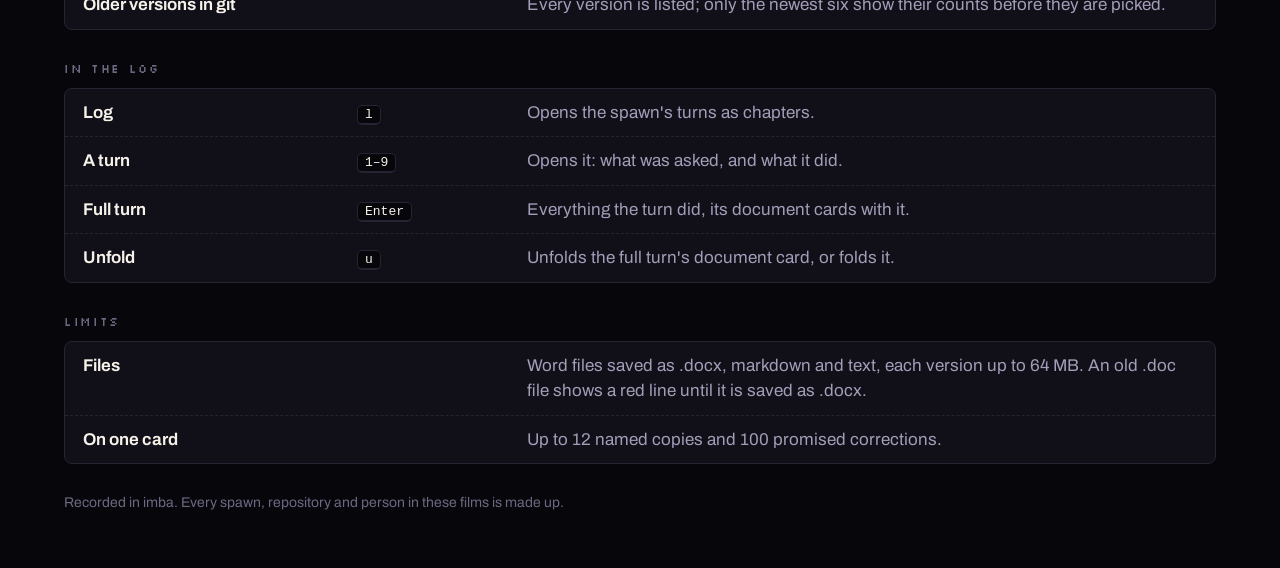
<file: features/document-change/index.html>
<!doctype html>
<html lang="en">
<head>
<meta charset="utf-8">
<meta name="viewport" content="width=device-width, initial-scale=1">
<title>Document card in imba</title>
<meta name="description" content="See what an agent did to a document as the document, not as a list of changed lines.">
<meta name="robots" content="noindex">
<meta property="og:type" content="website">
<meta property="og:site_name" content="imba">
<meta property="og:title" content="Document card in imba">
<meta property="og:description" content="See what an agent did to a document as the document, not as a list of changed lines.">
<meta property="og:image" content="https://hr-hristov.github.io/imba-releases/films/features/document-change/the-count.4e5187d86c.png">
<meta property="og:url" content="https://hr-hristov.github.io/imba-releases/features/document-change/">
<meta name="twitter:card" content="summary_large_image">
<meta name="theme-color" content="#07060b">
<link rel="icon" href="data:,">
<link rel="stylesheet" href="../../style.bd3b09b923.css">
</head>
<body>
<main class="page">
  <div class="top"><span class="brand">imba / features</span><nav class="tabs" aria-label="Sections"><a href="../../">Releases</a><a href="../../features/" data-on>Features</a></nav></div>
  <h1>Document card</h1>
  <p class="idea">See what an agent did to a document as the document, not as a list of changed lines.</p>
  <p class="why">An agent edits a contract and says all five corrections are in. The line-by-line list of changes imba shows for code cannot be read at all for a Word file, and for a markdown one a deadline moved from 30 to 45 days hides among reworded sentences. The document card reads the file itself: it counts the promised corrections, lists the changed numbers first, and draws the page with every change in place. It comes with Claude and Codex spawns alike.</p>
  <p class="touch">On a phone, tap the button named beside each key.</p>
  <section class="chapter" id="count">
    <div class="words">
      <p class="step"><b>01</b>Count</p>
      <h2>Count the corrections <span>in the file.</span></h2>
      <p class="say">The agent says all five corrections are in; the card finds four in the file. When a turn, one message to the agent and everything it did in answer, edits a Word, markdown or text file, the agent ends its reply with a document card for that file, one card per file; a spreadsheet or a PDF gets none. On it the agent lists each correction it says it made, and imba looks for the words each should leave in the file itself, as Word shows it with every tracked change accepted. Here the count reads 4 of 5 in red, and under it the correction promised and not in the file: 8.3, the penalty capped at 10% of the monthly fee. Ask the agent for the missing 8.3, and the next reply&#39;s card counts again; 5 of 5 is green. Folded, the card shows the first three changed paragraphs. On a phone the count stands beside the words added and taken out; a laptop adds what kind each change is and who made it.</p>
    </div>
    <div class="pictures">
      <figure>
        <picture><source media="(max-width: 699px)" srcset="../../films/features/document-change/the-count-phone.8c332d14f8.png" width="390" height="844"><img src="../../films/features/document-change/the-count.4e5187d86c.png" alt="A document card in imba under an agent&#39;s reply: 4 of 5 corrections in the file, and the penalty cap promised but not in the file" width="1120" height="700" loading="lazy"></picture>
      </figure>
    </div>
  </section>
  <section class="chapter" id="page">
    <div class="words">
      <p class="step"><b>02</b>Page</p>
      <h2>Read the document <span>as a page.</span></h2>
      <p class="say">Unfold, or v on a laptop, draws the whole document as a page: inserted words green and underlined, deleted words struck where they stood, changed numbers in their own colour, clause numbers bold. Unchanged paragraphs fold into one line that counts them. Beside each paragraph on a laptop, or under it on a phone, a note says what kind of change it is, inserted, deleted, reworded or number, and who made it and when, which Word&#39;s tracked changes record. A paragraph with several changes says how many. The arrows, or n and p, step through the changes, Change 1 of 8 and on, each ringed. Fold, or v again, folds the card.</p>
      <p class="keyrow"><span><kbd>v</kbd> Unfold</span><span><kbd>n</kbd> The next</span><span><kbd>p</kbd> The one before</span><span><kbd>v</kbd> Fold</span></p>
    </div>
    <figure class="film">
      <video controls playsinline preload="none" poster="../../films/features/document-change/the-page.8ee05417f8.png" src="../../films/features/document-change/the-page.c4032bc01d.webm" aria-label="A support agreement drawn as a page on the document card, inserted words green, deleted words struck, with who made each change and when"></video>
      <ol class="steps" aria-label="Steps"><li><button type="button">Unfold</button></li><li><button type="button">Change by change</button></li><li><button type="button">Fold</button></li></ol>
      <script type="application/json">{"desktop":{"src":"../../films/features/document-change/the-page.c4032bc01d.webm","poster":"../../films/features/document-change/the-page.8ee05417f8.png","steps":[{"name":"Unfold","at":0},{"name":"Change by change","at":4.1},{"name":"Fold","at":13.7}]},"phone":{"src":"../../films/features/document-change/the-page-phone.8732478eea.webm","poster":"../../films/features/document-change/the-page-phone.268df19045.png","steps":[{"name":"Unfold","at":0},{"name":"Change by change","at":4.9},{"name":"Fold","at":23.2}]}}</script>
    </figure>
  </section>
  <section class="chapter" id="numbers">
    <div class="words">
      <p class="step"><b>03</b>Numbers</p>
      <h2>See the numbers <span>first.</span></h2>
      <p class="say">Folded or open, the card lists every changed figure under Numbers, above the page, the old one struck beside the new: 30 to 45 days, 8 to 4 hours, 0.5% to 0.3%, 12 to 24 months. The Numbers only button, Only on a phone, cuts the page down to the paragraphs holding a changed number, and All changes, All on a phone, brings every change back. On a laptop, f does the same once v has unfolded the card. The arrow, or n, steps from number to number, each ringed on the page.</p>
      <p class="keyrow"><span><kbd>v</kbd> Unfold</span><span><kbd>f</kbd> Numbers only</span><span><kbd>n</kbd> The next</span></p>
    </div>
    <figure class="film">
      <video controls playsinline preload="none" poster="../../films/features/document-change/numbers-only.e84d2001dc.png" src="../../films/features/document-change/numbers-only.d02c1e3c0a.webm" aria-label="The document card&#39;s Numbers band, then the page cut down to the paragraphs with a changed number, one ringed at a time"></video>
      <ol class="steps" aria-label="Steps"><li><button type="button">Numbers</button></li><li><button type="button">Numbers only</button></li><li><button type="button">One at a time</button></li></ol>
      <script type="application/json">{"desktop":{"src":"../../films/features/document-change/numbers-only.d02c1e3c0a.webm","poster":"../../films/features/document-change/numbers-only.e84d2001dc.png","steps":[{"name":"Numbers","at":0},{"name":"Numbers only","at":3.5},{"name":"One at a time","at":7.5}]},"phone":{"src":"../../films/features/document-change/numbers-only-phone.517ca2d8b8.webm","poster":"../../films/features/document-change/numbers-only-phone.21957d131b.png","steps":[{"name":"Numbers","at":0},{"name":"Numbers only","at":3.5},{"name":"One at a time","at":7.4}]}}</script>
    </figure>
  </section>
  <section class="chapter" id="against">
    <div class="words">
      <p class="step"><b>04</b>Against</p>
      <h2>Choose the version <span>to compare against.</span></h2>
      <p class="say">The marks are drawn against one version, named on the card: Against: Before this turn in the card&#39;s head on a laptop, and the version&#39;s name and date at its foot on a phone. That button, or a on a laptop once v has unfolded the card, lists every version. Before this turn is the file as the turn found it. Without tracked changes is the file with every tracked change rejected. Then come the copies the agent named on its card, and last the versions saved in git, the folder&#39;s saved history. To compare against the copy that went to the client, tell the agent so, such as “Sent to client is Support agreement v3.docx”, and it names that copy on its card. The arrows, or n and p, walk the list, and Enter or a tap picks. Against Sent to client the card holds 10 changes, and two carry the name of Priya Nair, the client&#39;s lawyer: she changed the agreement too.</p>
      <p class="keyrow"><span><kbd>a</kbd> The versions</span><span><kbd>n</kbd> The next</span><span><kbd>Enter</kbd> Pick</span></p>
    </div>
    <figure class="film">
      <video controls playsinline preload="none" poster="../../films/features/document-change/against.c028a74113.png" src="../../films/features/document-change/against.8e56e1fe9f.webm" aria-label="The document card&#39;s versions list with Sent to client picked, and the client&#39;s own changes among the marks"></video>
      <ol class="steps" aria-label="Steps"><li><button type="button">The versions</button></li><li><button type="button">Sent to client</button></li><li><button type="button">Her changes too</button></li></ol>
      <script type="application/json">{"desktop":{"src":"../../films/features/document-change/against.8e56e1fe9f.webm","poster":"../../films/features/document-change/against.c028a74113.png","steps":[{"name":"The versions","at":0},{"name":"Sent to client","at":3.6},{"name":"Her changes too","at":9}]},"phone":{"src":"../../films/features/document-change/against-phone.6d648b8208.webm","poster":"../../films/features/document-change/against-phone.fb38d0b23d.png","steps":[{"name":"The versions","at":0},{"name":"Sent to client","at":4.5},{"name":"Her changes too","at":9.1}]}}</script>
    </figure>
  </section>
  <section class="chapter" id="earlier">
    <div class="words">
      <p class="step"><b>05</b>Earlier turn</p>
      <h2>Open an earlier <span>turn&#39;s card.</span></h2>
      <p class="say">imba keeps the file as each turn left it, and the card reads that copy, so an earlier turn&#39;s card keeps showing that turn&#39;s work however the file changes later; when no copy could be kept, the card says why. The Log lists the spawn&#39;s turns. On a laptop, l opens it, a turn&#39;s number opens that turn, and Enter shows it whole as Full turn. On a phone, Log in the spawn&#39;s menu opens it, a tap opens a turn, and Full turn shows it whole. The first turn edited proposal.md, a markdown file, and its card works the same: Unfold, or u on a laptop, opens it; in the Log the key is u, since v belongs to the spawn&#39;s newest card. A markdown file keeps no tracked changes, so its notes count changes without a name or a time, and its versions have no Without tracked changes.</p>
      <p class="keyrow"><span><kbd>l</kbd> The Log</span><span><kbd>Enter</kbd> Full turn</span><span><kbd>u</kbd> Unfold</span></p>
    </div>
    <figure class="film">
      <video controls playsinline preload="none" poster="../../films/features/document-change/an-earlier-turn.cfac19e042.png" src="../../films/features/document-change/an-earlier-turn.d411fe71ac.webm" aria-label="The Log in imba with the first turn opened whole, and its markdown document card unfolded on the price change"></video>
      <ol class="steps" aria-label="Steps"><li><button type="button">The Log</button></li><li><button type="button">The first turn</button></li><li><button type="button">Its card</button></li></ol>
      <script type="application/json">{"desktop":{"src":"../../films/features/document-change/an-earlier-turn.d411fe71ac.webm","poster":"../../films/features/document-change/an-earlier-turn.cfac19e042.png","steps":[{"name":"The Log","at":0},{"name":"The first turn","at":3.1},{"name":"Its card","at":7}]},"phone":{"src":"../../films/features/document-change/an-earlier-turn-phone.a4b969e02f.webm","poster":"../../films/features/document-change/an-earlier-turn-phone.e10da2b11b.png","steps":[{"name":"The Log","at":0},{"name":"The first turn","at":5},{"name":"Its card","at":10.7}]}}</script>
    </figure>
  </section>

  <p class="rest">A reply that edited several documents carries one card for each, and v reaches the newest; a Word file&#39;s headers, footers and footnotes are read too, each under a heading of its own.</p>
  <section class="reference" id="keys">
    <p class="kick">Every key and button</p>
    <h2>Each press, <span>and its key.</span></h2>
    <p class="say">The chapters above use most of them. Here is all of the document card: what you press, the key that does the same, and what happens. Keys need a keyboard; on a phone or tablet the buttons are taps.</p>
    <div class="ref-group">
      <h3>On the spawn</h3>
      <ul class="ref-rows">
        <li><span class="press">Unfold</span><span class="caps"><kbd>v</kbd></span><span class="does">Unfolds the newest document card, or folds it.</span></li>
      </ul>
    </div>
    <div class="ref-group">
      <h3>On an open card</h3>
      <ul class="ref-rows">
        <li><span class="press">Fold</span><span class="caps"><kbd>v</kbd></span><span class="does">Folds the card back to its count and numbers.</span></li>
        <li><span class="press">Numbers only, or Only on a phone</span><span class="caps"><kbd>f</kbd></span><span class="does">Shows only the paragraphs with a changed number; All changes, or f again, shows every change.</span></li>
        <li><span class="press">The arrows</span><span class="caps"><kbd>n</kbd> <kbd>p</kbd></span><span class="does">Steps to the next change, or the one before, and rings it.</span></li>
        <li><span class="press">Against</span><span class="caps"><kbd>a</kbd></span><span class="does">Opens the versions the marks can be drawn against, or closes them.</span></li>
        <li><span class="press">Back</span><span class="caps"><kbd>q</kbd></span><span class="does">Closes the versions, then folds the card; on a phone, Against and Fold do the same.</span></li>
      </ul>
    </div>
    <div class="ref-group">
      <h3>In the versions</h3>
      <ul class="ref-rows">
        <li><span class="press">The arrows</span><span class="caps"><kbd>n</kbd> <kbd>p</kbd></span><span class="does">Walks the list.</span></li>
        <li><span class="press">Pick, or a version</span><span class="caps"><kbd>Enter</kbd></span><span class="does">Draws the marks against that version, and keeps the pick for that file on this device.</span></li>
      </ul>
    </div>
    <div class="ref-group">
      <h3>When something is missing</h3>
      <ul class="ref-rows">
        <li><span class="press">No card</span><span class="caps"></span><span class="does">Ask the agent for that file&#39;s document card.</span></li>
        <li><span class="press">Nothing to count</span><span class="caps"></span><span class="does">When the agent promised nothing countable, the card says how many changes it holds instead.</span></li>
        <li><span class="press">A red line</span><span class="caps"></span><span class="does">Under the card&#39;s head when the file, or the version picked, cannot be read, or a markdown file the agent changed with a script has no Before this turn.</span></li>
        <li><span class="press">Before this turn on a Word file</span><span class="caps"></span><span class="does">Needs a copy the agent saves before editing. Without one it is not listed, and the card compares against the first version listed; ask the agent to save one before its next edit.</span></li>
        <li><span class="press">A copy outside the folders</span><span class="caps"></span><span class="does">A copy kept outside the spawn&#39;s folders stays on the list greyed out, with the reason.</span></li>
        <li><span class="press">No name or time</span><span class="caps"></span><span class="does">Names and times come from Word&#39;s tracked changes, so a markdown file, or a Word file the agent changed without tracking, shows changes without them.</span></li>
        <li><span class="press">Reworded</span><span class="caps"></span><span class="does">One person&#39;s deletion and insertion within five minutes count as one change: number when a figure moved, reworded otherwise.</span></li>
        <li><span class="press">Older versions in git</span><span class="caps"></span><span class="does">Every version is listed; only the newest six show their counts before they are picked.</span></li>
      </ul>
    </div>
    <div class="ref-group">
      <h3>In the Log</h3>
      <ul class="ref-rows">
        <li><span class="press">Log</span><span class="caps"><kbd>l</kbd></span><span class="does">Opens the spawn&#39;s turns as chapters.</span></li>
        <li><span class="press">A turn</span><span class="caps"><kbd>1–9</kbd></span><span class="does">Opens it: what was asked, and what it did.</span></li>
        <li><span class="press">Full turn</span><span class="caps"><kbd>Enter</kbd></span><span class="does">Everything the turn did, its document cards with it.</span></li>
        <li><span class="press">Unfold</span><span class="caps"><kbd>u</kbd></span><span class="does">Unfolds the full turn&#39;s document card, or folds it.</span></li>
      </ul>
    </div>
    <div class="ref-group">
      <h3>Limits</h3>
      <ul class="ref-rows">
        <li><span class="press">Files</span><span class="caps"></span><span class="does">Word files saved as .docx, markdown and text, each version up to 64 MB. An old .doc file shows a red line until it is saved as .docx.</span></li>
        <li><span class="press">On one card</span><span class="caps"></span><span class="does">Up to 12 named copies and 100 promised corrections.</span></li>
      </ul>
    </div>
  </section>
  <p class="note">Recorded in imba. Every spawn, repository and person in these films is made up.</p>
</main>
<script type="module" src="../../player.895c71ae49.js"></script>
</body>
</html>
</file>
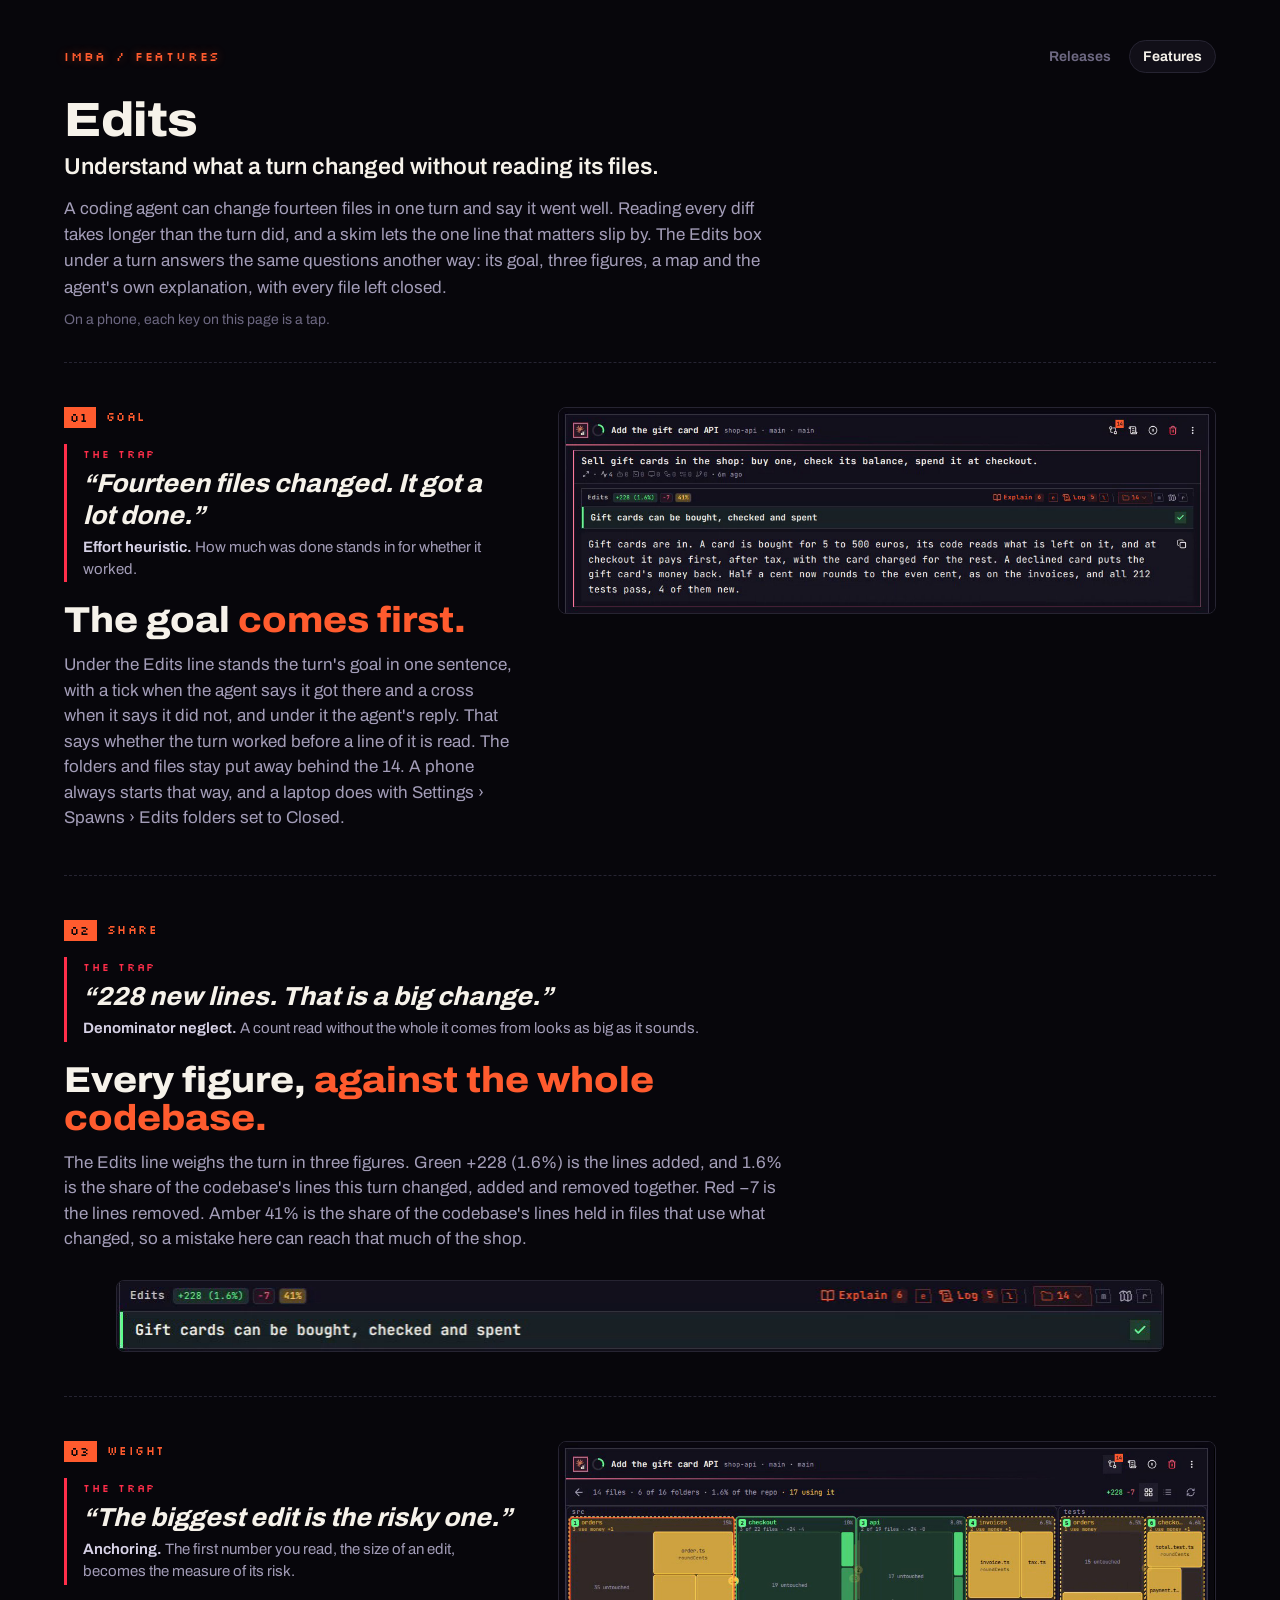
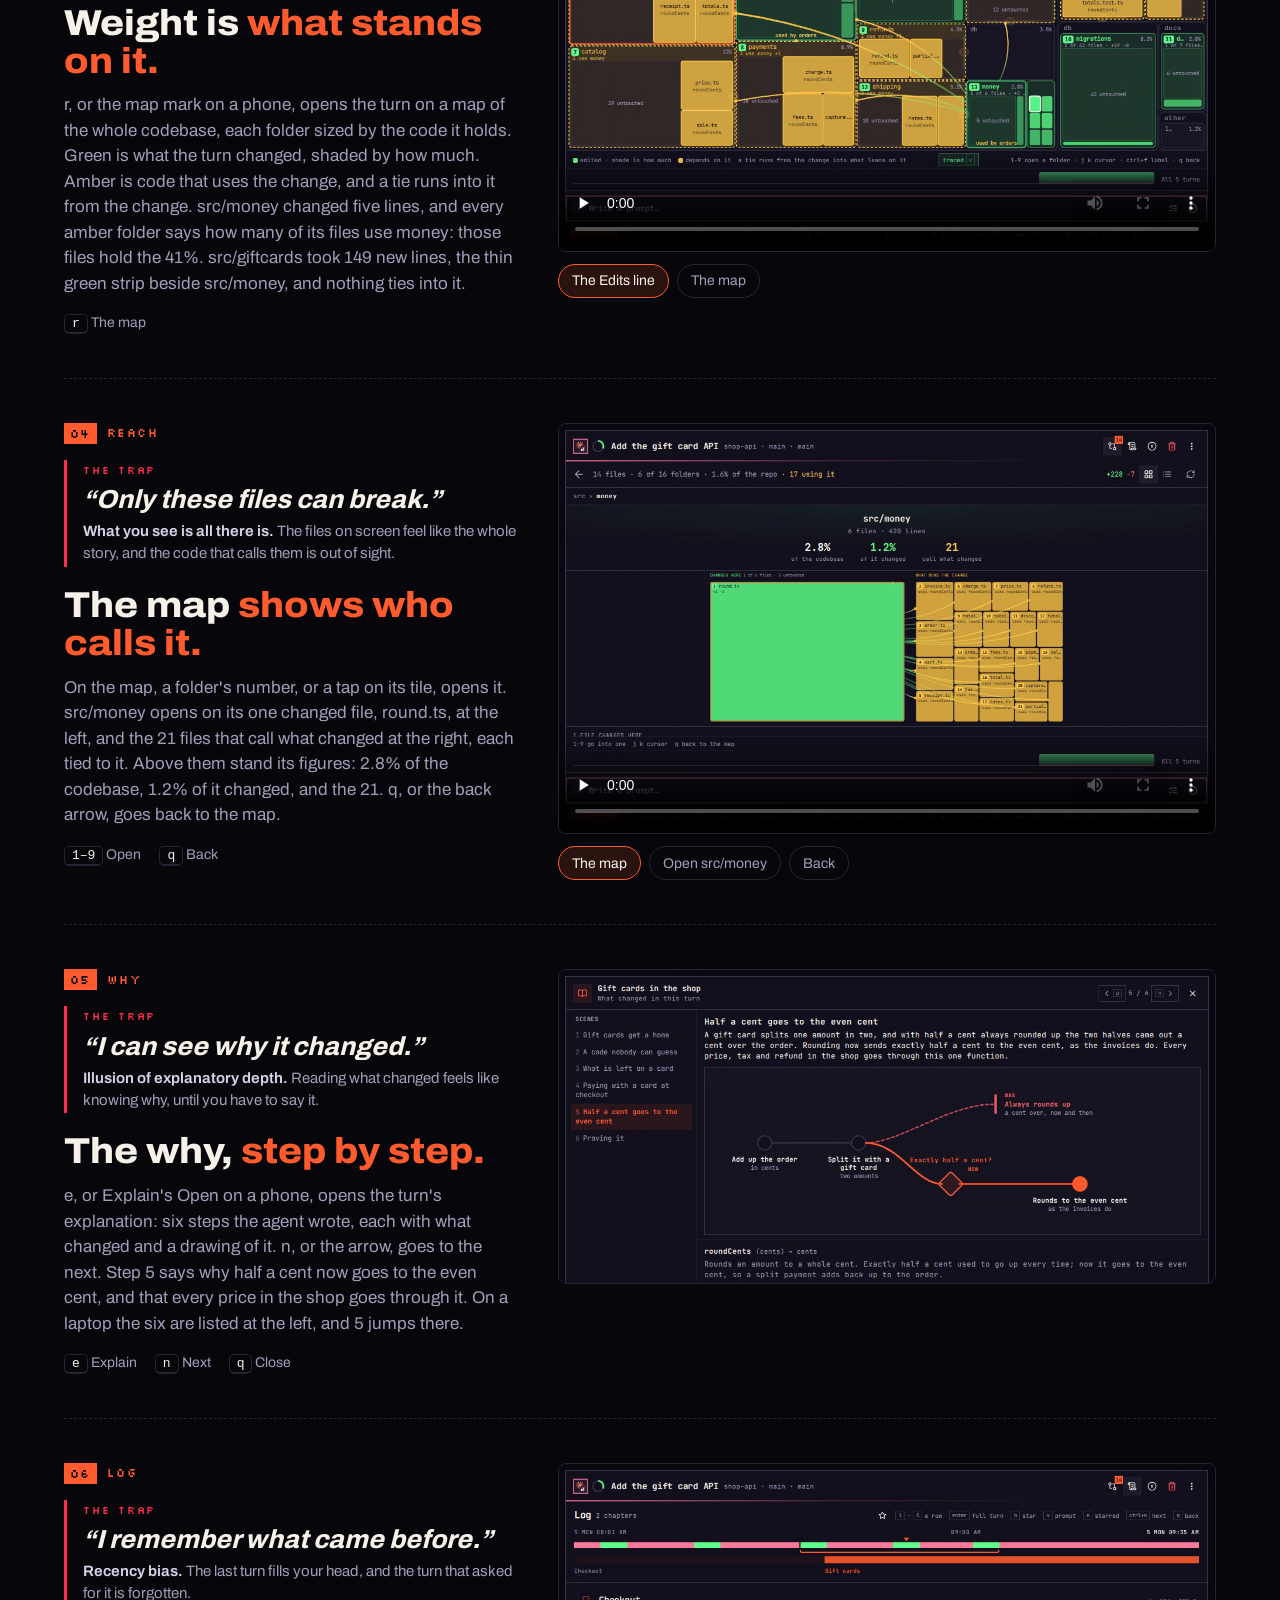
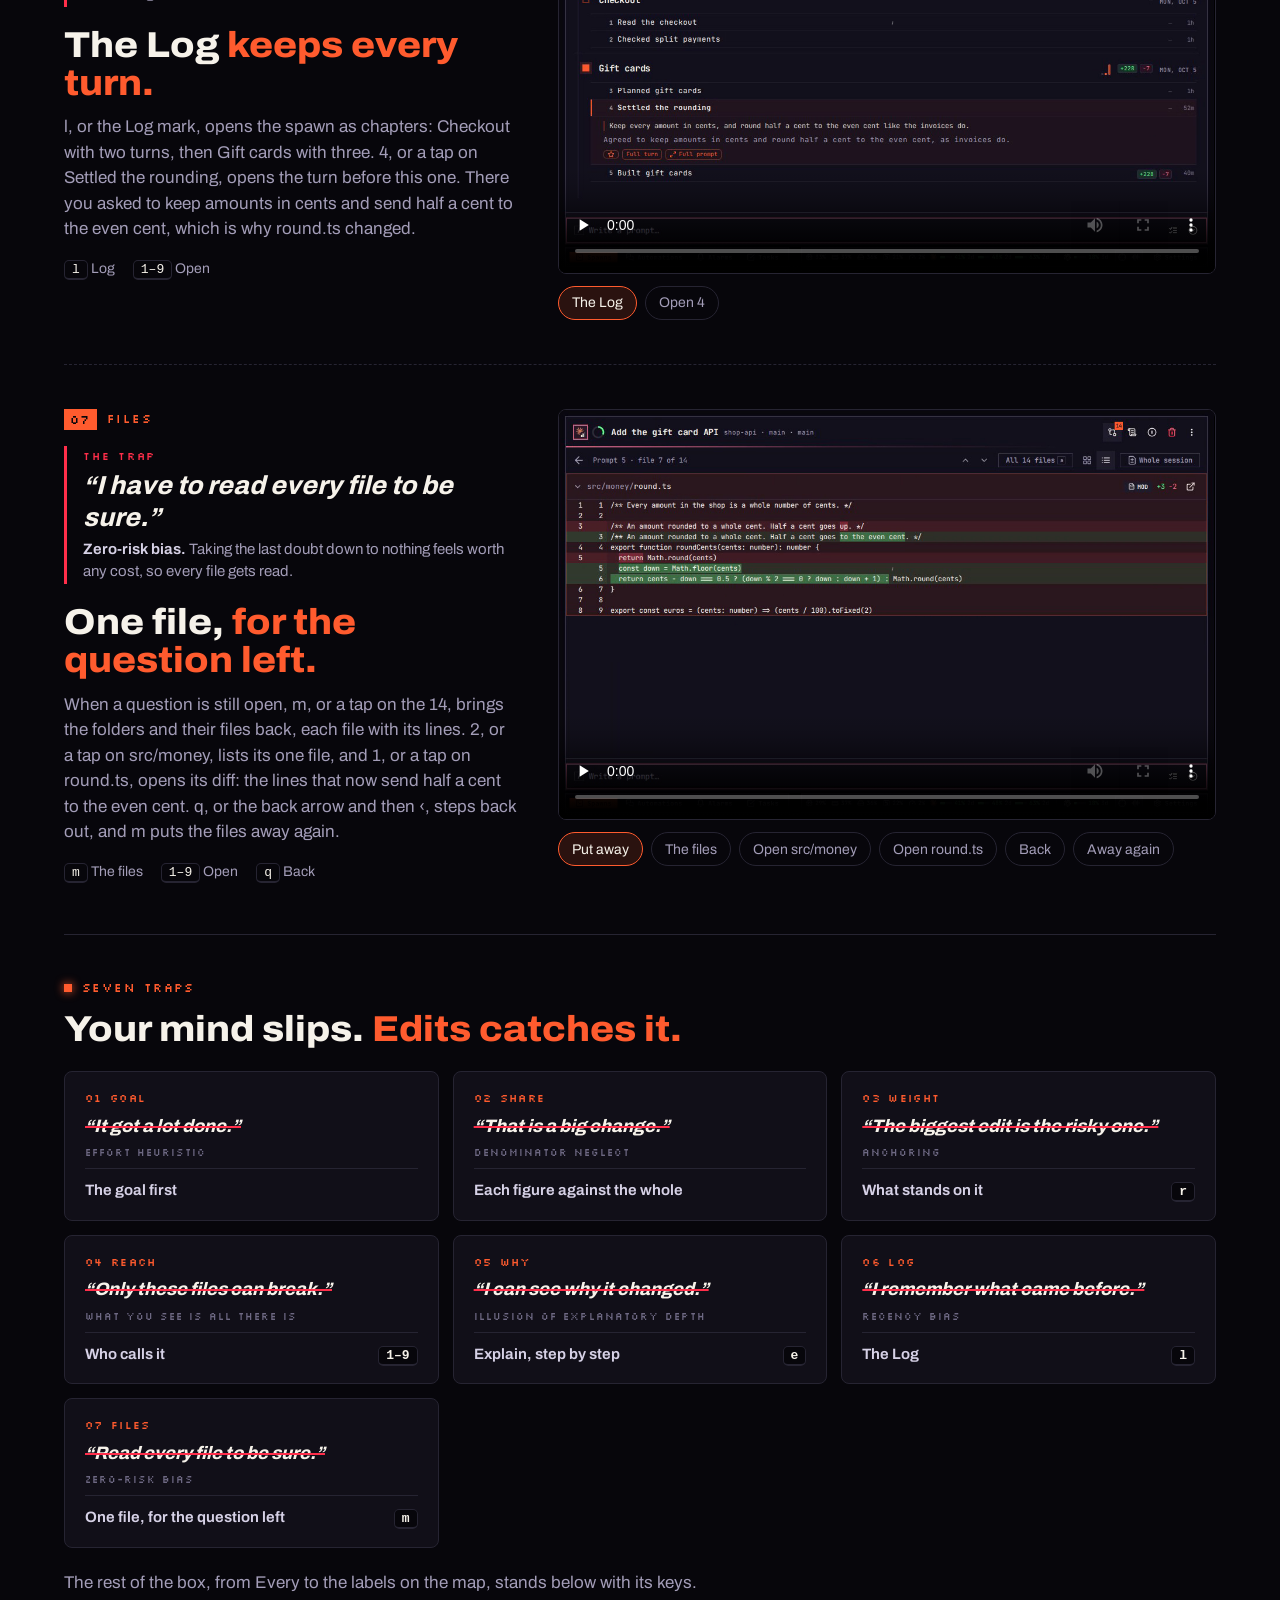
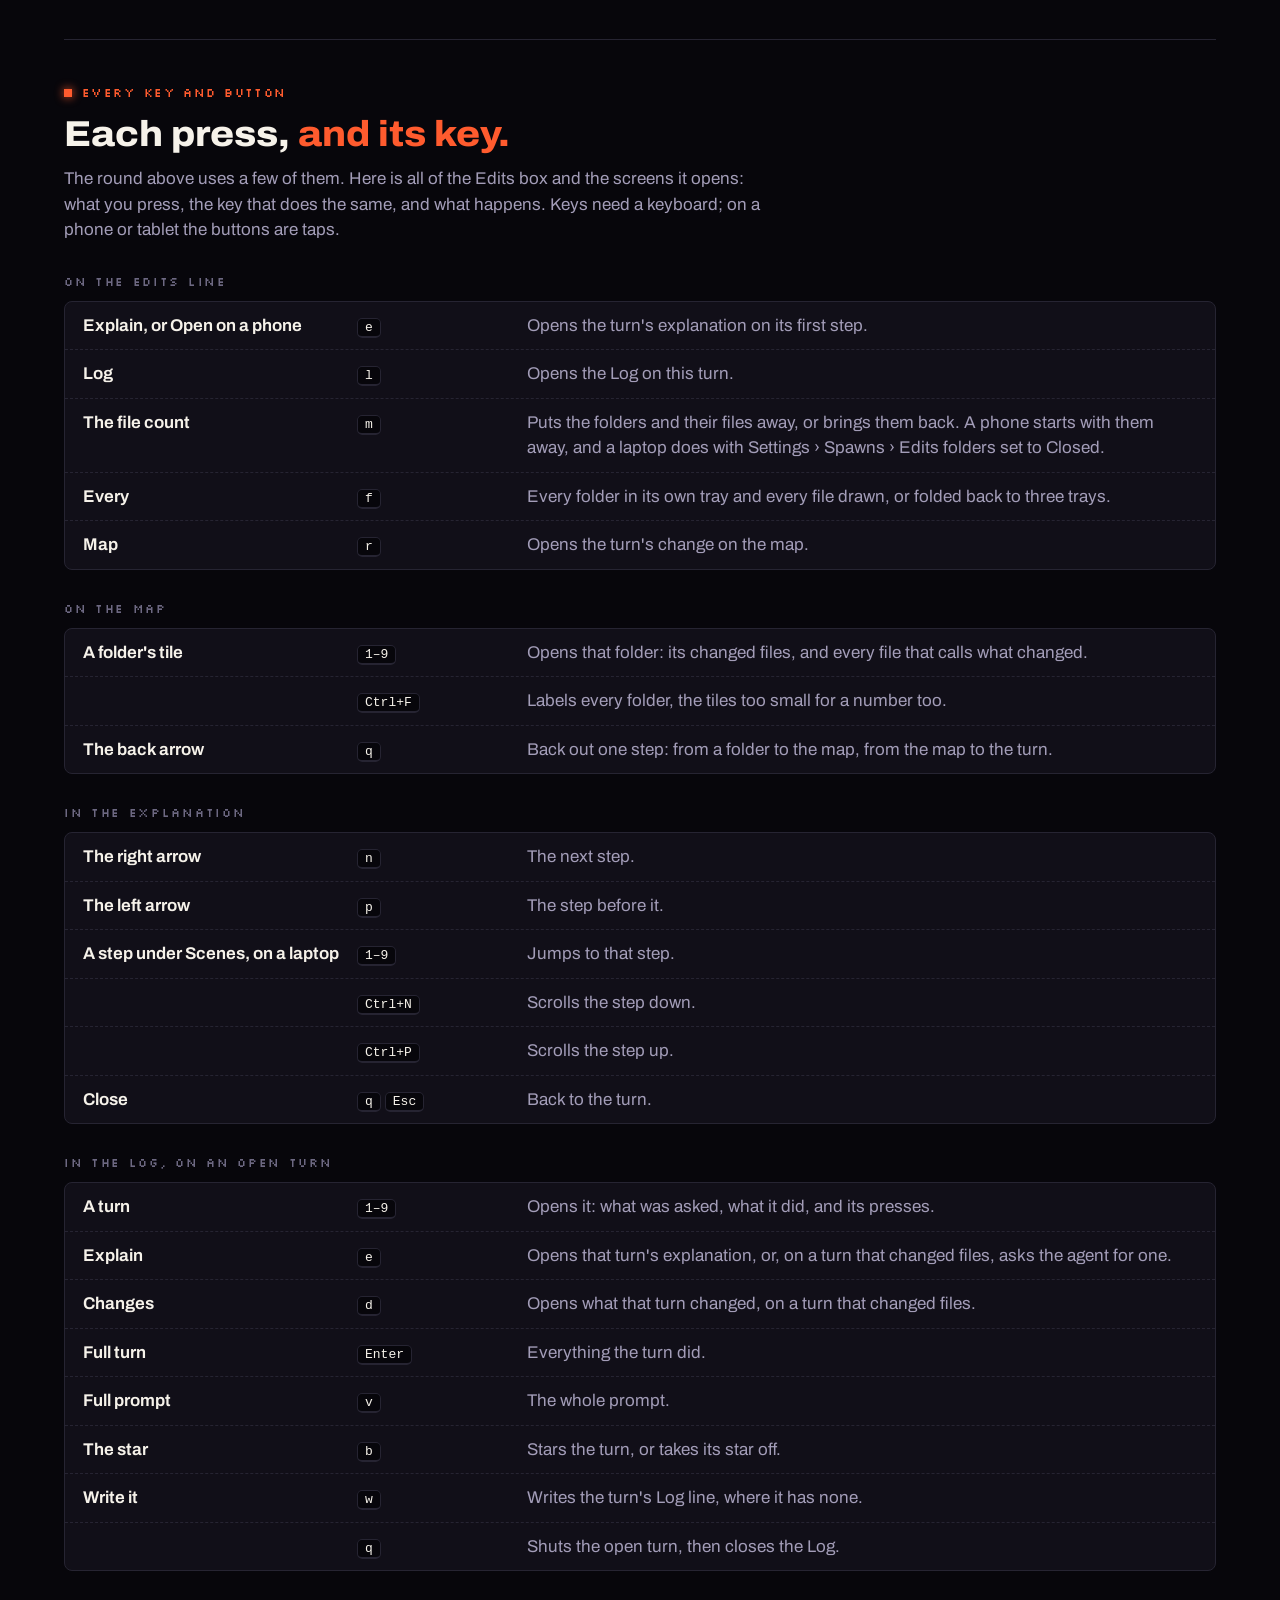
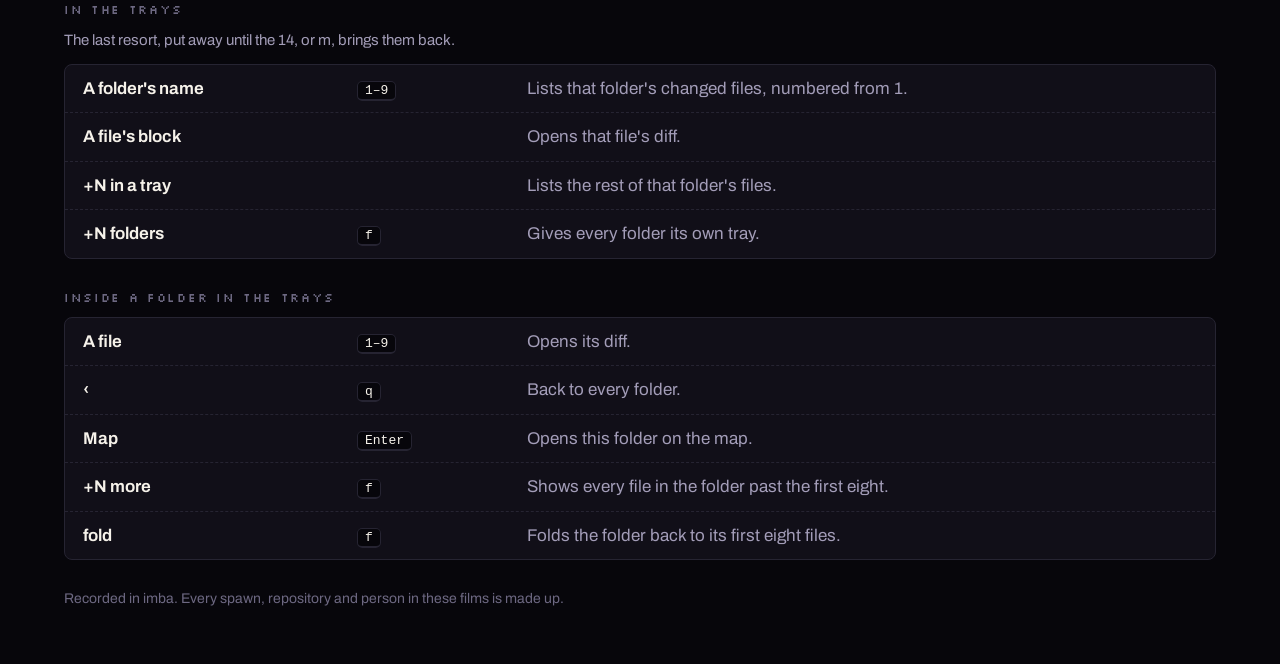
<file: features/edits/index.html>
<!doctype html>
<html lang="en">
<head>
<meta charset="utf-8">
<meta name="viewport" content="width=device-width, initial-scale=1">
<title>Edits in imba</title>
<meta name="description" content="Understand what a turn changed without reading its files.">
<meta name="robots" content="noindex">
<meta property="og:type" content="website">
<meta property="og:site_name" content="imba">
<meta property="og:title" content="Edits in imba">
<meta property="og:description" content="Understand what a turn changed without reading its files.">
<meta property="og:image" content="https://hr-hristov.github.io/imba-releases/films/features/edits/the-goal.07e2ff622b.png">
<meta property="og:url" content="https://hr-hristov.github.io/imba-releases/features/edits/">
<meta name="twitter:card" content="summary_large_image">
<meta name="theme-color" content="#07060b">
<link rel="icon" href="data:,">
<link rel="stylesheet" href="../../style.bd3b09b923.css">
</head>
<body>
<main class="page">
  <div class="top"><span class="brand">imba / features</span><nav class="tabs" aria-label="Sections"><a href="../../">Releases</a><a href="../../features/" data-on>Features</a></nav></div>
  <h1>Edits</h1>
  <p class="idea">Understand what a turn changed without reading its files.</p>
  <p class="why">A coding agent can change fourteen files in one turn and say it went well. Reading every diff takes longer than the turn did, and a skim lets the one line that matters slip by. The Edits box under a turn answers the same questions another way: its goal, three figures, a map and the agent&#39;s own explanation, with every file left closed.</p>
  <p class="touch">On a phone, each key on this page is a tap.</p>
  <section class="chapter" id="goal">
    <div class="words">
      <p class="step"><b>01</b>Goal</p>
      <div class="trap"><p class="tl">The trap</p><p class="thought">“Fourteen files changed. It got a lot done.”</p><p class="bias"><b>Effort heuristic.</b> How much was done stands in for whether it worked.</p></div>
      <h2>The goal <span>comes first.</span></h2>
      <p class="say">Under the Edits line stands the turn&#39;s goal in one sentence, with a tick when the agent says it got there and a cross when it says it did not, and under it the agent&#39;s reply. That says whether the turn worked before a line of it is read. The folders and files stay put away behind the 14. A phone always starts that way, and a laptop does with Settings › Spawns › Edits folders set to Closed.</p>
    </div>
    <div class="pictures">
      <figure>
        <picture><source media="(max-width: 699px)" srcset="../../films/features/edits/the-goal-phone.2eb4b81d24.png" width="430" height="612"><img src="../../films/features/edits/the-goal.07e2ff622b.png" alt="A finished turn in imba: its Edits line, its goal ticked and the agent&#39;s reply, with its folders and files put away" width="1120" height="350" loading="lazy"></picture>
      </figure>
    </div>
  </section>
  <section class="chapter wide" id="share">
    <div class="words">
      <p class="step"><b>02</b>Share</p>
      <div class="trap"><p class="tl">The trap</p><p class="thought">“228 new lines. That is a big change.”</p><p class="bias"><b>Denominator neglect.</b> A count read without the whole it comes from looks as big as it sounds.</p></div>
      <h2>Every figure, <span>against the whole codebase.</span></h2>
      <p class="say">The Edits line weighs the turn in three figures. Green +228 (1.6%) is the lines added, and 1.6% is the share of the codebase&#39;s lines this turn changed, added and removed together. Red −7 is the lines removed. Amber 41% is the share of the codebase&#39;s lines held in files that use what changed, so a mistake here can reach that much of the shop.</p>
    </div>
    <div class="pictures">
      <figure>
        <picture><source media="(max-width: 699px)" srcset="../../films/features/edits/the-figures-phone.a964cd4c87.png" width="356" height="92"><img src="../../films/features/edits/the-figures.c2e6e33fef.png" alt="The Edits line of a turn in imba: 228 lines added, 1.6% of the codebase changed, 7 removed, 41% standing on it" width="1048" height="70" loading="lazy"></picture>
      </figure>
    </div>
  </section>
  <section class="chapter" id="weight">
    <div class="words">
      <p class="step"><b>03</b>Weight</p>
      <div class="trap"><p class="tl">The trap</p><p class="thought">“The biggest edit is the risky one.”</p><p class="bias"><b>Anchoring.</b> The first number you read, the size of an edit, becomes the measure of its risk.</p></div>
      <h2>Weight is <span>what stands on it.</span></h2>
      <p class="say">r, or the map mark on a phone, opens the turn on a map of the whole codebase, each folder sized by the code it holds. Green is what the turn changed, shaded by how much. Amber is code that uses the change, and a tie runs into it from the change. src/money changed five lines, and every amber folder says how many of its files use money: those files hold the 41%. src/giftcards took 149 new lines, the thin green strip beside src/money, and nothing ties into it.</p>
      <p class="keyrow"><span><kbd>r</kbd> The map</span></p>
    </div>
    <figure class="film">
      <video controls playsinline preload="none" poster="../../films/features/edits/the-map.cb6898e6ff.png" src="../../films/features/edits/the-map.1692571cf7.webm" aria-label="imba&#39;s map of a shop&#39;s codebase with one turn on it: a five-line change in src/money tied into amber folders across the shop"></video>
      <ol class="steps" aria-label="Steps"><li><button type="button">The Edits line</button></li><li><button type="button">The map</button></li></ol>
      <script type="application/json">{"desktop":{"src":"../../films/features/edits/the-map.1692571cf7.webm","poster":"../../films/features/edits/the-map.cb6898e6ff.png","steps":[{"name":"The Edits line","at":0},{"name":"The map","at":2.5}]},"phone":{"src":"../../films/features/edits/the-map-phone.e3c3731b39.webm","poster":"../../films/features/edits/the-map-phone.749514d12f.png","steps":[{"name":"The Edits line","at":0},{"name":"The map","at":2.5}]}}</script>
    </figure>
  </section>
  <section class="chapter" id="reach">
    <div class="words">
      <p class="step"><b>04</b>Reach</p>
      <div class="trap"><p class="tl">The trap</p><p class="thought">“Only these files can break.”</p><p class="bias"><b>What you see is all there is.</b> The files on screen feel like the whole story, and the code that calls them is out of sight.</p></div>
      <h2>The map <span>shows who calls it.</span></h2>
      <p class="say">On the map, a folder&#39;s number, or a tap on its tile, opens it. src/money opens on its one changed file, round.ts, at the left, and the 21 files that call what changed at the right, each tied to it. Above them stand its figures: 2.8% of the codebase, 1.2% of it changed, and the 21. q, or the back arrow, goes back to the map.</p>
      <p class="keyrow"><span><kbd>1–9</kbd> Open</span><span><kbd>q</kbd> Back</span></p>
    </div>
    <figure class="film">
      <video controls playsinline preload="none" poster="../../films/features/edits/what-stands-on-it.8d33f32f42.png" src="../../films/features/edits/what-stands-on-it.9be7a4cf07.webm" aria-label="imba&#39;s map of the src/money folder, round.ts beside the 21 files that call what changed"></video>
      <ol class="steps" aria-label="Steps"><li><button type="button">The map</button></li><li><button type="button">Open src/money</button></li><li><button type="button">Back</button></li></ol>
      <script type="application/json">{"desktop":{"src":"../../films/features/edits/what-stands-on-it.9be7a4cf07.webm","poster":"../../films/features/edits/what-stands-on-it.8d33f32f42.png","steps":[{"name":"The map","at":0},{"name":"Open src/money","at":2.5},{"name":"Back","at":9.6}]},"phone":{"src":"../../films/features/edits/what-stands-on-it-phone.41159b0bca.webm","poster":"../../films/features/edits/what-stands-on-it-phone.924651925c.png","steps":[{"name":"The map","at":0},{"name":"Open src/money","at":2.5},{"name":"Back","at":10.6}]}}</script>
    </figure>
  </section>
  <section class="chapter" id="why">
    <div class="words">
      <p class="step"><b>05</b>Why</p>
      <div class="trap"><p class="tl">The trap</p><p class="thought">“I can see why it changed.”</p><p class="bias"><b>Illusion of explanatory depth.</b> Reading what changed feels like knowing why, until you have to say it.</p></div>
      <h2>The why, <span>step by step.</span></h2>
      <p class="say">e, or Explain&#39;s Open on a phone, opens the turn&#39;s explanation: six steps the agent wrote, each with what changed and a drawing of it. n, or the arrow, goes to the next. Step 5 says why half a cent now goes to the even cent, and that every price in the shop goes through it. On a laptop the six are listed at the left, and 5 jumps there.</p>
      <p class="keyrow"><span><kbd>e</kbd> Explain</span><span><kbd>n</kbd> Next</span><span><kbd>q</kbd> Close</span></p>
    </div>
    <div class="pictures">
      <figure>
        <picture><source media="(max-width: 699px)" srcset="../../films/features/edits/step-five-phone.0f7162f07a.png" width="430" height="676"><img src="../../films/features/edits/step-five.df2478fead.png" alt="imba&#39;s explanation of a turn, on the step about rounding half a cent to the even cent" width="1120" height="534" loading="lazy"></picture>
      </figure>
    </div>
  </section>
  <section class="chapter" id="log">
    <div class="words">
      <p class="step"><b>06</b>Log</p>
      <div class="trap"><p class="tl">The trap</p><p class="thought">“I remember what came before.”</p><p class="bias"><b>Recency bias.</b> The last turn fills your head, and the turn that asked for it is forgotten.</p></div>
      <h2>The Log <span>keeps every turn.</span></h2>
      <p class="say">l, or the Log mark, opens the spawn as chapters: Checkout with two turns, then Gift cards with three. 4, or a tap on Settled the rounding, opens the turn before this one. There you asked to keep amounts in cents and send half a cent to the even cent, which is why round.ts changed.</p>
      <p class="keyrow"><span><kbd>l</kbd> Log</span><span><kbd>1–9</kbd> Open</span></p>
    </div>
    <figure class="film">
      <video controls playsinline preload="none" poster="../../films/features/edits/the-log.57b84bf3e8.png" src="../../films/features/edits/the-log.40bc2e23d9.webm" aria-label="imba&#39;s Log of the gift card spawn in two chapters, with the turn that settled the rounding open"></video>
      <ol class="steps" aria-label="Steps"><li><button type="button">The Log</button></li><li><button type="button">Open 4</button></li></ol>
      <script type="application/json">{"desktop":{"src":"../../films/features/edits/the-log.40bc2e23d9.webm","poster":"../../films/features/edits/the-log.57b84bf3e8.png","steps":[{"name":"The Log","at":0},{"name":"Open 4","at":5.1}]},"phone":{"src":"../../films/features/edits/the-log-phone.b0eab10b6d.webm","poster":"../../films/features/edits/the-log-phone.c5e5808e7b.png","steps":[{"name":"The Log","at":0},{"name":"Open 4","at":5.9}]}}</script>
    </figure>
  </section>
  <section class="chapter" id="files">
    <div class="words">
      <p class="step"><b>07</b>Files</p>
      <div class="trap"><p class="tl">The trap</p><p class="thought">“I have to read every file to be sure.”</p><p class="bias"><b>Zero-risk bias.</b> Taking the last doubt down to nothing feels worth any cost, so every file gets read.</p></div>
      <h2>One file, <span>for the question left.</span></h2>
      <p class="say">When a question is still open, m, or a tap on the 14, brings the folders and their files back, each file with its lines. 2, or a tap on src/money, lists its one file, and 1, or a tap on round.ts, opens its diff: the lines that now send half a cent to the even cent. q, or the back arrow and then ‹, steps back out, and m puts the files away again.</p>
      <p class="keyrow"><span><kbd>m</kbd> The files</span><span><kbd>1–9</kbd> Open</span><span><kbd>q</kbd> Back</span></p>
    </div>
    <figure class="film">
      <video controls playsinline preload="none" poster="../../films/features/edits/the-files.aa97e9818b.png" src="../../films/features/edits/the-files.a2d704f95a.webm" aria-label="imba&#39;s Edits box with its folders and files brought back, then the diff of round.ts, where half a cent now goes to the even cent"></video>
      <ol class="steps" aria-label="Steps"><li><button type="button">Put away</button></li><li><button type="button">The files</button></li><li><button type="button">Open src/money</button></li><li><button type="button">Open round.ts</button></li><li><button type="button">Back</button></li><li><button type="button">Away again</button></li></ol>
      <script type="application/json">{"desktop":{"src":"../../films/features/edits/the-files.a2d704f95a.webm","poster":"../../films/features/edits/the-files.aa97e9818b.png","steps":[{"name":"Put away","at":0},{"name":"The files","at":2.5},{"name":"Open src/money","at":7.5},{"name":"Open round.ts","at":11.1},{"name":"Back","at":17.2},{"name":"Away again","at":19.8}]},"phone":{"src":"../../films/features/edits/the-files-phone.0d6ecc60df.webm","poster":"../../films/features/edits/the-files-phone.f724c7aaf3.png","steps":[{"name":"Put away","at":0},{"name":"The files","at":2.5},{"name":"Open src/money","at":8.4},{"name":"Open round.ts","at":12.8},{"name":"Back","at":19.7},{"name":"Away again","at":24.2}]}}</script>
    </figure>
  </section>
  <section class="traps" id="traps">
    <p class="kick">Seven traps</p>
    <h2>Your mind slips. <span>Edits catches it.</span></h2>
    <ol class="trap-cards">
      <li><span class="no">01 Goal</span><s>“It got a lot done.”</s><small>Effort heuristic</small><span class="fix">The goal first</span></li>
      <li><span class="no">02 Share</span><s>“That is a big change.”</s><small>Denominator neglect</small><span class="fix">Each figure against the whole</span></li>
      <li><span class="no">03 Weight</span><s>“The biggest edit is the risky one.”</s><small>Anchoring</small><span class="fix">What stands on it<span class="caps"><kbd>r</kbd></span></span></li>
      <li><span class="no">04 Reach</span><s>“Only these files can break.”</s><small>What you see is all there is</small><span class="fix">Who calls it<span class="caps"><kbd>1–9</kbd></span></span></li>
      <li><span class="no">05 Why</span><s>“I can see why it changed.”</s><small>Illusion of explanatory depth</small><span class="fix">Explain, step by step<span class="caps"><kbd>e</kbd></span></span></li>
      <li><span class="no">06 Log</span><s>“I remember what came before.”</s><small>Recency bias</small><span class="fix">The Log<span class="caps"><kbd>l</kbd></span></span></li>
      <li><span class="no">07 Files</span><s>“Read every file to be sure.”</s><small>Zero-risk bias</small><span class="fix">One file, for the question left<span class="caps"><kbd>m</kbd></span></span></li>
    </ol>
  </section>
  <p class="rest">The rest of the box, from Every to the labels on the map, stands below with its keys.</p>
  <section class="reference" id="keys">
    <p class="kick">Every key and button</p>
    <h2>Each press, <span>and its key.</span></h2>
    <p class="say">The round above uses a few of them. Here is all of the Edits box and the screens it opens: what you press, the key that does the same, and what happens. Keys need a keyboard; on a phone or tablet the buttons are taps.</p>
    <div class="ref-group">
      <h3>On the Edits line</h3>
      <ul class="ref-rows">
        <li><span class="press">Explain, or Open on a phone</span><span class="caps"><kbd>e</kbd></span><span class="does">Opens the turn&#39;s explanation on its first step.</span></li>
        <li><span class="press">Log</span><span class="caps"><kbd>l</kbd></span><span class="does">Opens the Log on this turn.</span></li>
        <li><span class="press">The file count</span><span class="caps"><kbd>m</kbd></span><span class="does">Puts the folders and their files away, or brings them back. A phone starts with them away, and a laptop does with Settings › Spawns › Edits folders set to Closed.</span></li>
        <li><span class="press">Every</span><span class="caps"><kbd>f</kbd></span><span class="does">Every folder in its own tray and every file drawn, or folded back to three trays.</span></li>
        <li><span class="press">Map</span><span class="caps"><kbd>r</kbd></span><span class="does">Opens the turn&#39;s change on the map.</span></li>
      </ul>
    </div>
    <div class="ref-group">
      <h3>On the map</h3>
      <ul class="ref-rows">
        <li><span class="press">A folder&#39;s tile</span><span class="caps"><kbd>1–9</kbd></span><span class="does">Opens that folder: its changed files, and every file that calls what changed.</span></li>
        <li><span class="press"></span><span class="caps"><kbd>Ctrl+F</kbd></span><span class="does">Labels every folder, the tiles too small for a number too.</span></li>
        <li><span class="press">The back arrow</span><span class="caps"><kbd>q</kbd></span><span class="does">Back out one step: from a folder to the map, from the map to the turn.</span></li>
      </ul>
    </div>
    <div class="ref-group">
      <h3>In the explanation</h3>
      <ul class="ref-rows">
        <li><span class="press">The right arrow</span><span class="caps"><kbd>n</kbd></span><span class="does">The next step.</span></li>
        <li><span class="press">The left arrow</span><span class="caps"><kbd>p</kbd></span><span class="does">The step before it.</span></li>
        <li><span class="press">A step under Scenes, on a laptop</span><span class="caps"><kbd>1–9</kbd></span><span class="does">Jumps to that step.</span></li>
        <li><span class="press"></span><span class="caps"><kbd>Ctrl+N</kbd></span><span class="does">Scrolls the step down.</span></li>
        <li><span class="press"></span><span class="caps"><kbd>Ctrl+P</kbd></span><span class="does">Scrolls the step up.</span></li>
        <li><span class="press">Close</span><span class="caps"><kbd>q</kbd> <kbd>Esc</kbd></span><span class="does">Back to the turn.</span></li>
      </ul>
    </div>
    <div class="ref-group">
      <h3>In the Log, on an open turn</h3>
      <ul class="ref-rows">
        <li><span class="press">A turn</span><span class="caps"><kbd>1–9</kbd></span><span class="does">Opens it: what was asked, what it did, and its presses.</span></li>
        <li><span class="press">Explain</span><span class="caps"><kbd>e</kbd></span><span class="does">Opens that turn&#39;s explanation, or, on a turn that changed files, asks the agent for one.</span></li>
        <li><span class="press">Changes</span><span class="caps"><kbd>d</kbd></span><span class="does">Opens what that turn changed, on a turn that changed files.</span></li>
        <li><span class="press">Full turn</span><span class="caps"><kbd>Enter</kbd></span><span class="does">Everything the turn did.</span></li>
        <li><span class="press">Full prompt</span><span class="caps"><kbd>v</kbd></span><span class="does">The whole prompt.</span></li>
        <li><span class="press">The star</span><span class="caps"><kbd>b</kbd></span><span class="does">Stars the turn, or takes its star off.</span></li>
        <li><span class="press">Write it</span><span class="caps"><kbd>w</kbd></span><span class="does">Writes the turn&#39;s Log line, where it has none.</span></li>
        <li><span class="press"></span><span class="caps"><kbd>q</kbd></span><span class="does">Shuts the open turn, then closes the Log.</span></li>
      </ul>
    </div>
    <div class="ref-group">
      <h3>In the trays</h3>
      <p>The last resort, put away until the 14, or m, brings them back.</p>
      <ul class="ref-rows">
        <li><span class="press">A folder&#39;s name</span><span class="caps"><kbd>1–9</kbd></span><span class="does">Lists that folder&#39;s changed files, numbered from 1.</span></li>
        <li><span class="press">A file&#39;s block</span><span class="caps"></span><span class="does">Opens that file&#39;s diff.</span></li>
        <li><span class="press">+N in a tray</span><span class="caps"></span><span class="does">Lists the rest of that folder&#39;s files.</span></li>
        <li><span class="press">+N folders</span><span class="caps"><kbd>f</kbd></span><span class="does">Gives every folder its own tray.</span></li>
      </ul>
    </div>
    <div class="ref-group">
      <h3>Inside a folder in the trays</h3>
      <ul class="ref-rows">
        <li><span class="press">A file</span><span class="caps"><kbd>1–9</kbd></span><span class="does">Opens its diff.</span></li>
        <li><span class="press">‹</span><span class="caps"><kbd>q</kbd></span><span class="does">Back to every folder.</span></li>
        <li><span class="press">Map</span><span class="caps"><kbd>Enter</kbd></span><span class="does">Opens this folder on the map.</span></li>
        <li><span class="press">+N more</span><span class="caps"><kbd>f</kbd></span><span class="does">Shows every file in the folder past the first eight.</span></li>
        <li><span class="press">fold</span><span class="caps"><kbd>f</kbd></span><span class="does">Folds the folder back to its first eight files.</span></li>
      </ul>
    </div>
  </section>
  <p class="note">Recorded in imba. Every spawn, repository and person in these films is made up.</p>
</main>
<script type="module" src="../../player.895c71ae49.js"></script>
</body>
</html>
</file>
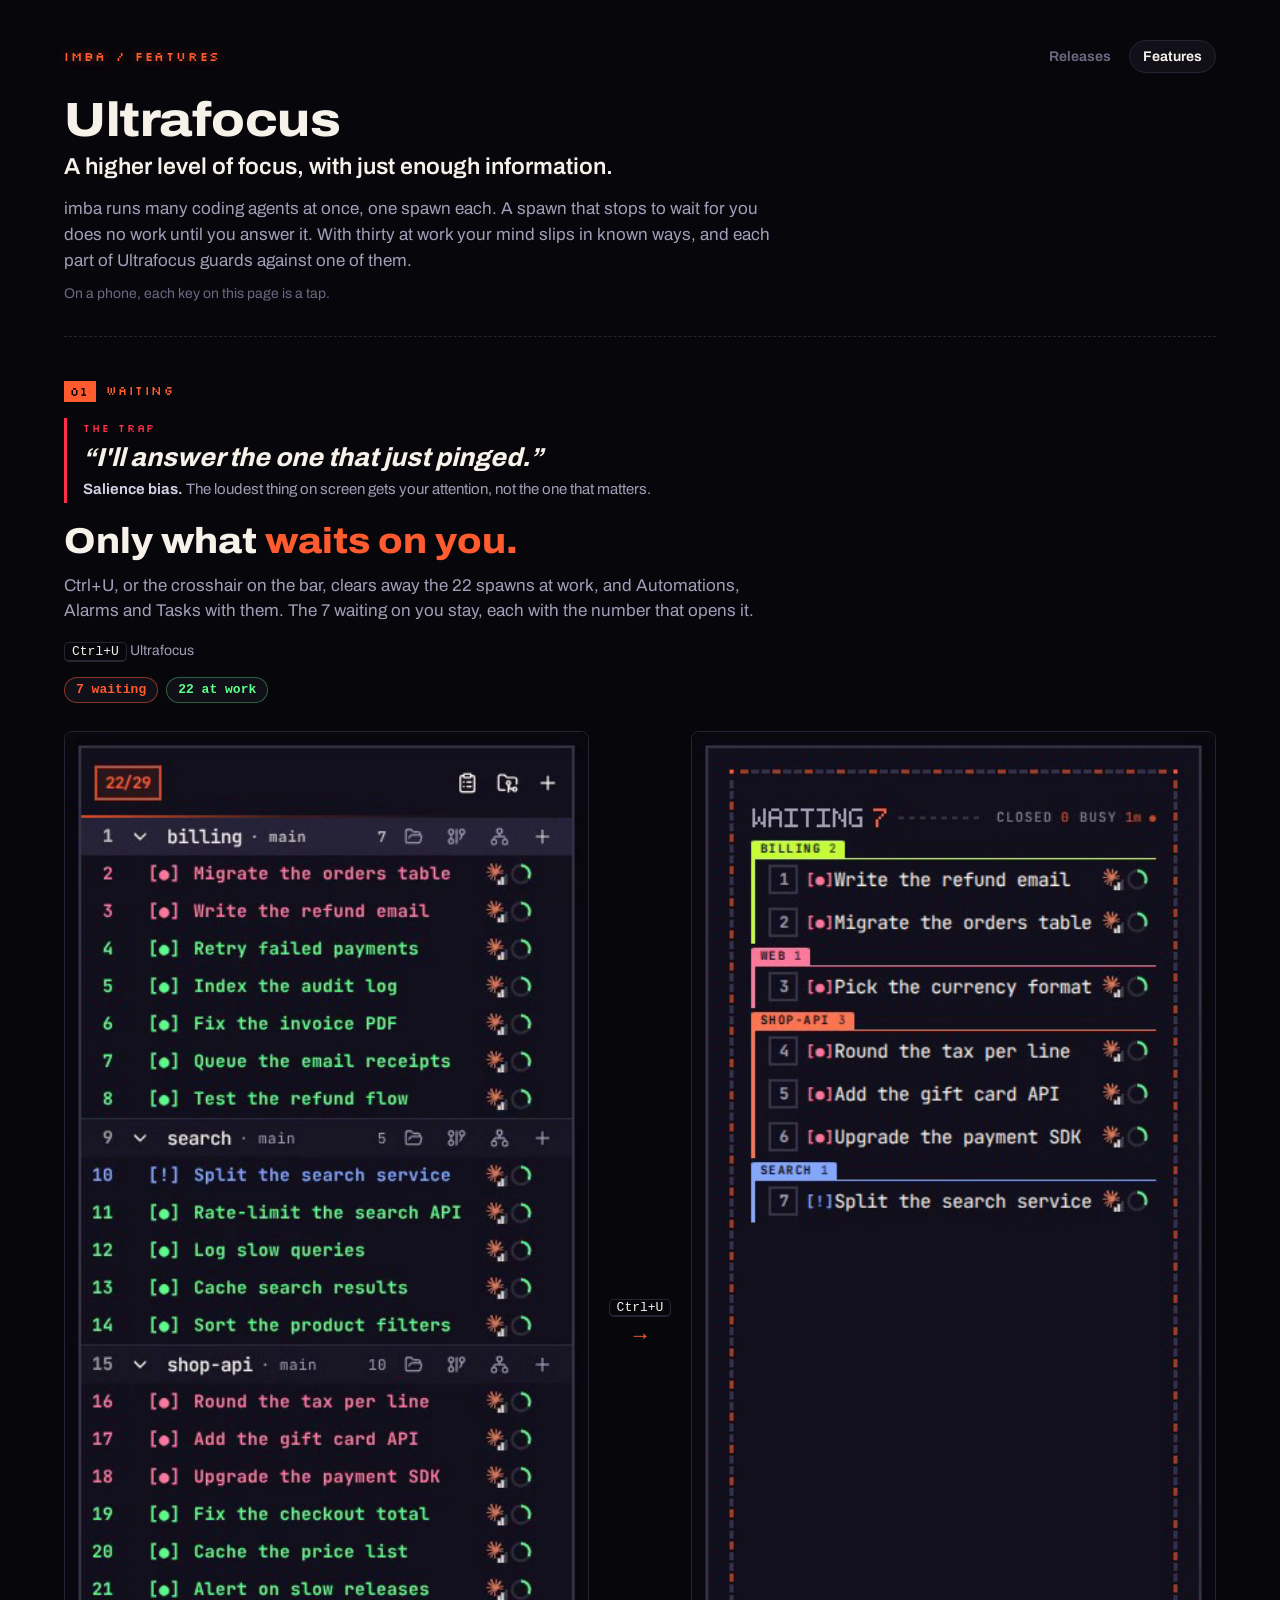
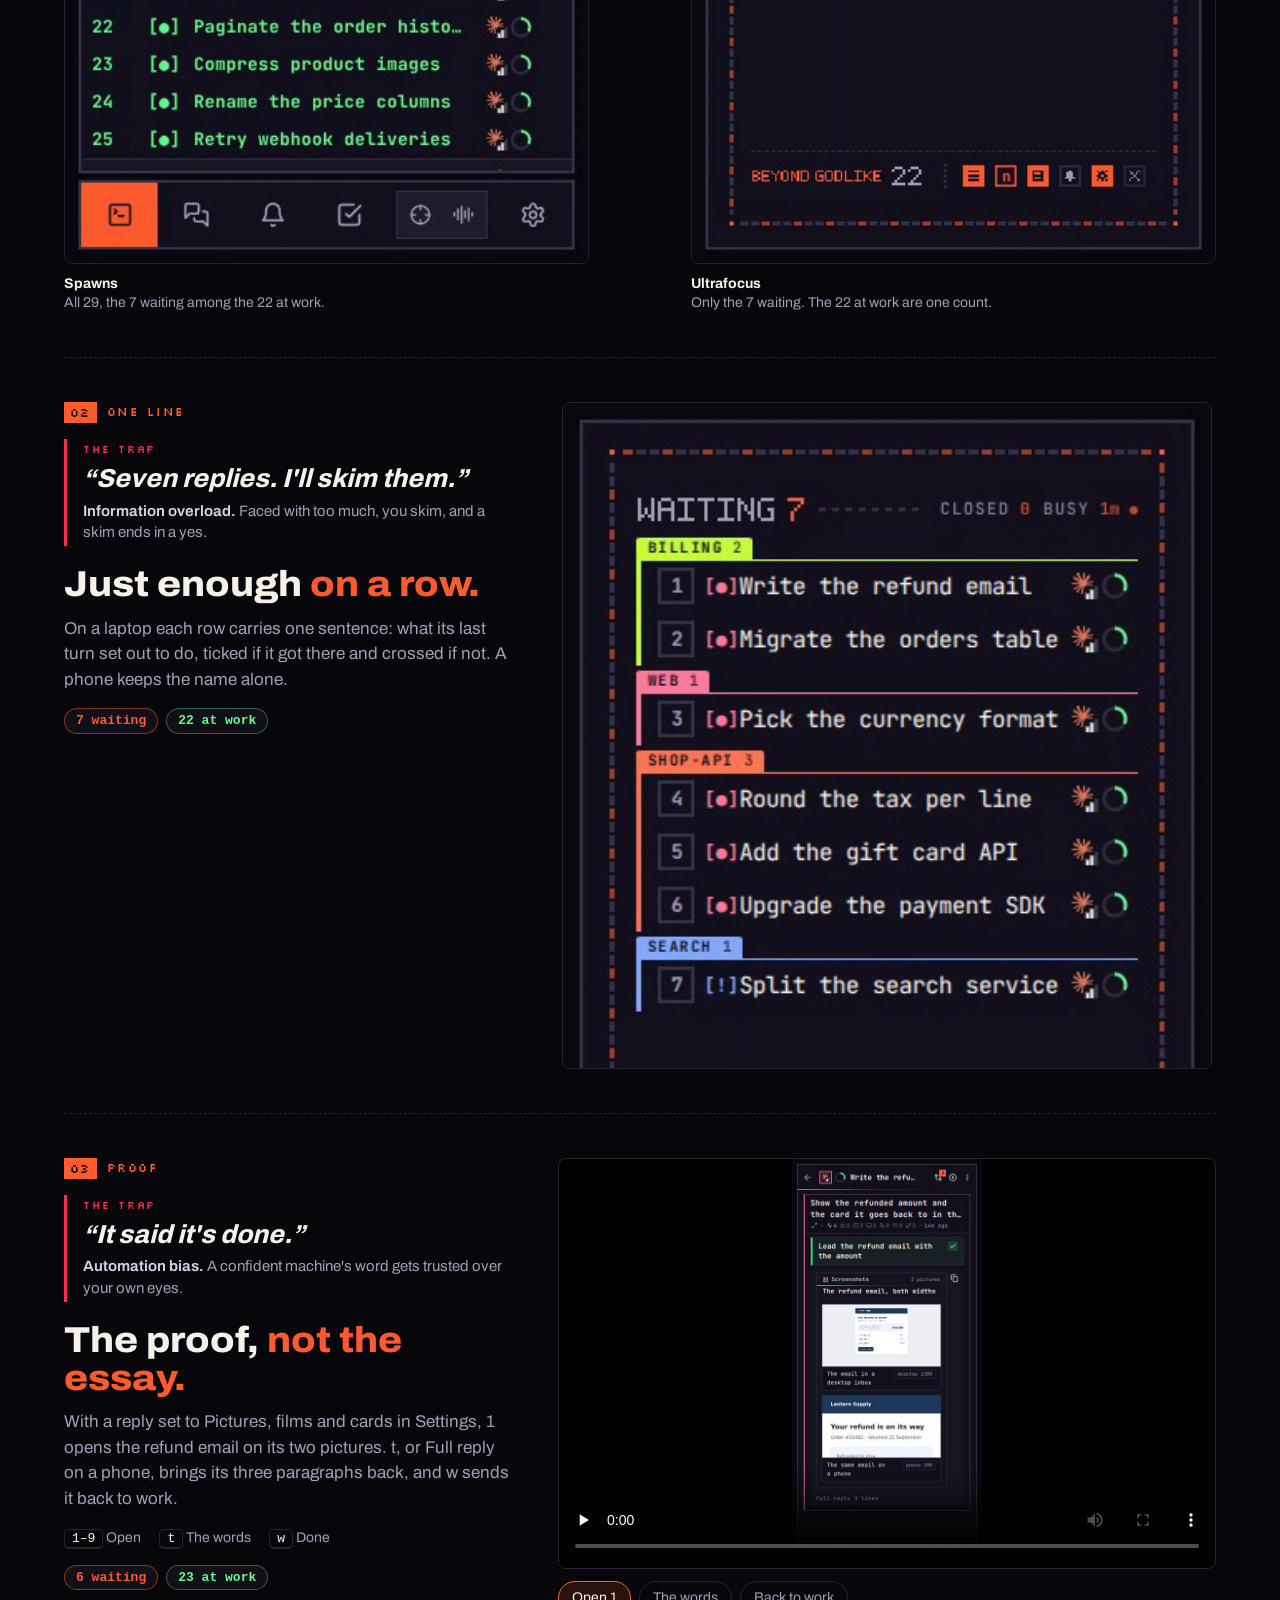
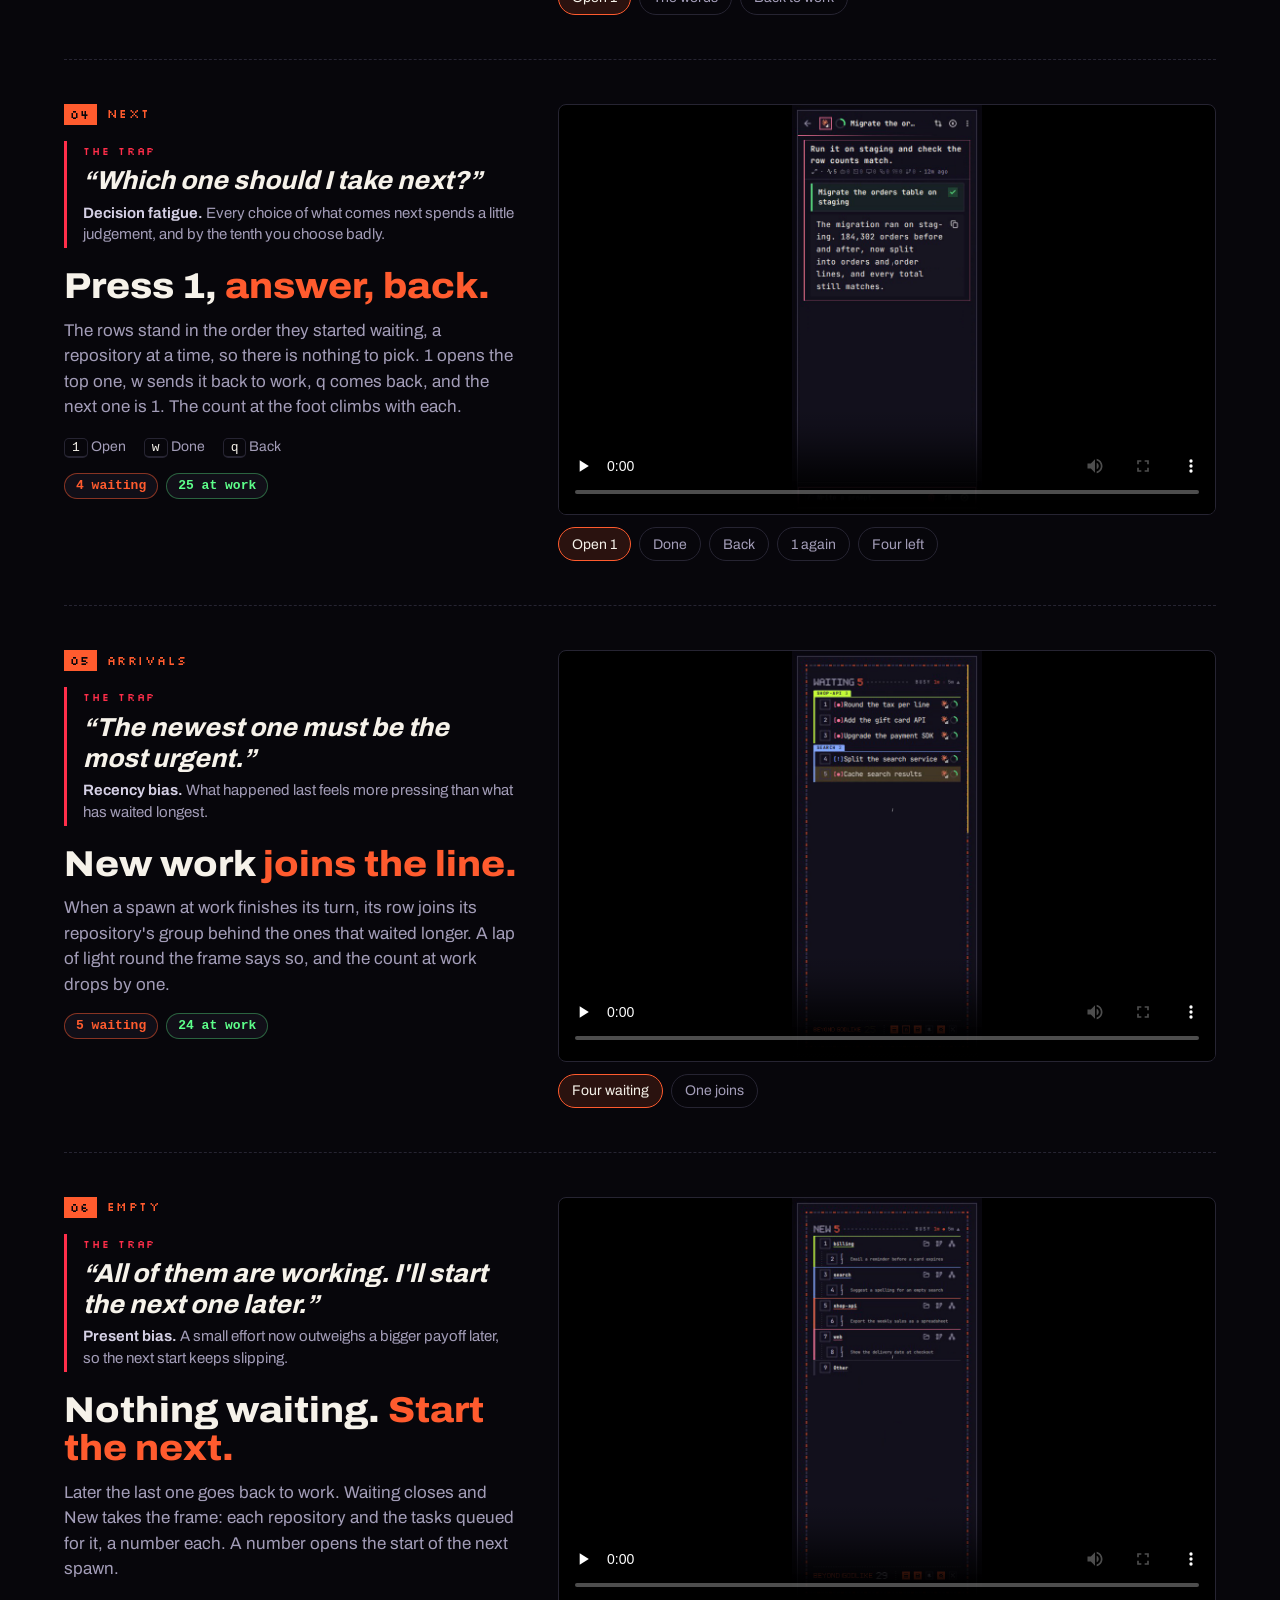
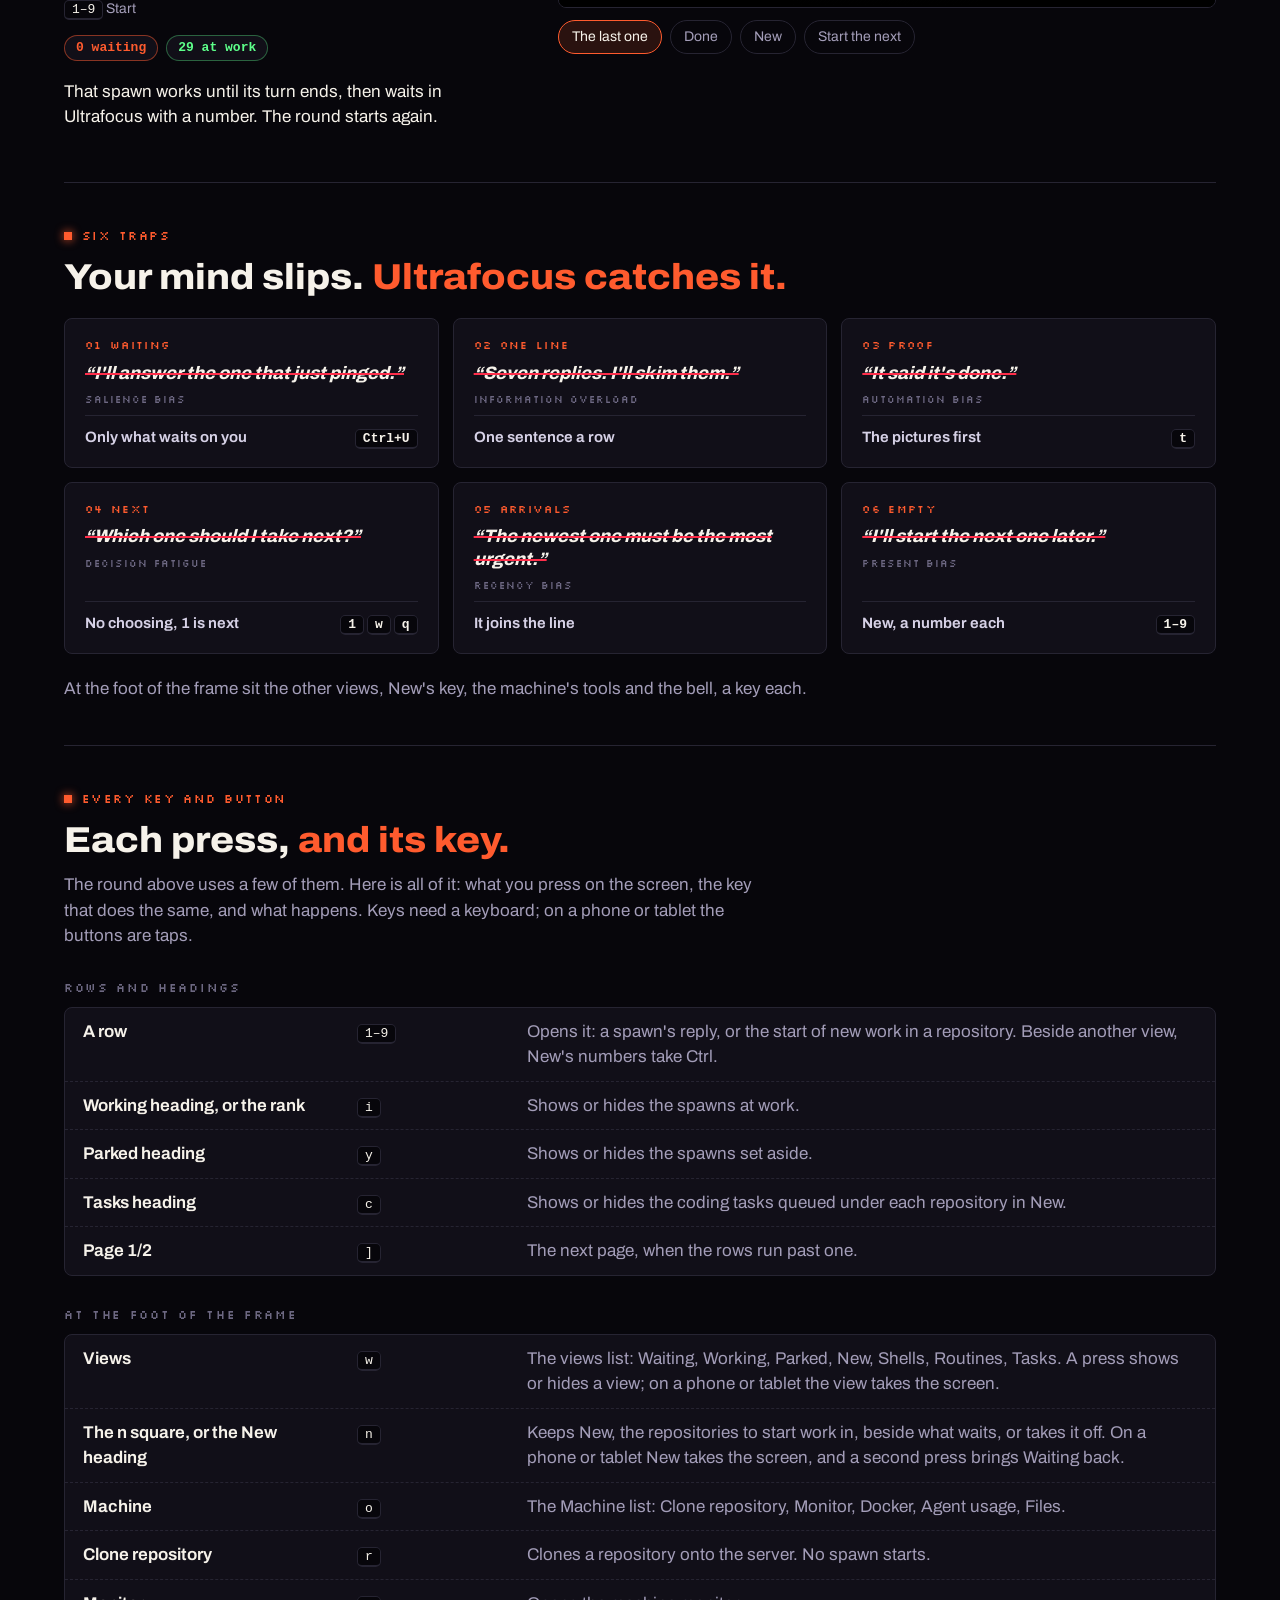
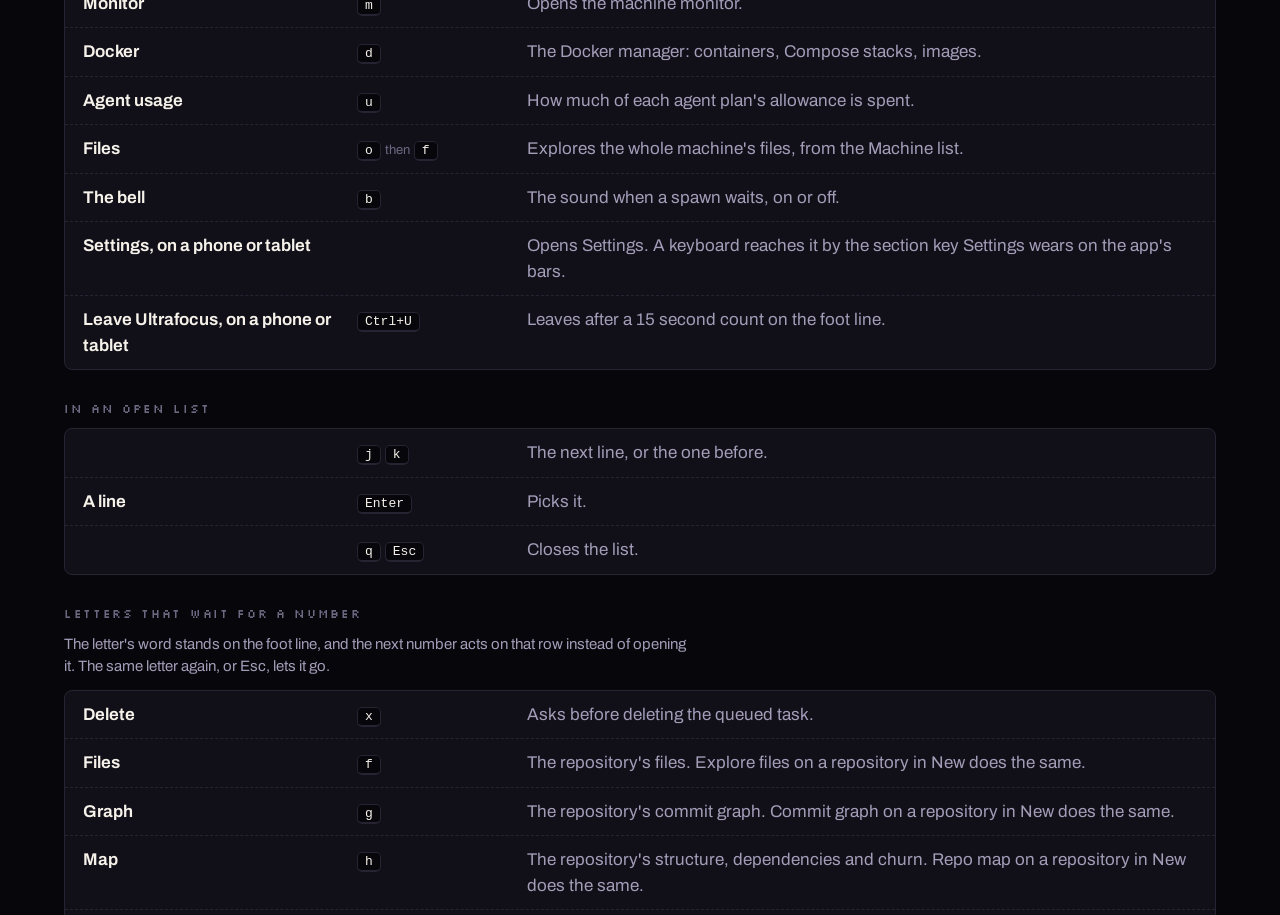
<file: features/ultrafocus/index.html>
<!doctype html>
<html lang="en">
<head>
<meta charset="utf-8">
<meta name="viewport" content="width=device-width, initial-scale=1">
<title>Ultrafocus in imba</title>
<meta name="description" content="A higher level of focus, with just enough information.">
<meta name="robots" content="noindex">
<meta property="og:type" content="website">
<meta property="og:site_name" content="imba">
<meta property="og:title" content="Ultrafocus in imba">
<meta property="og:description" content="A higher level of focus, with just enough information.">
<meta property="og:image" content="https://hr-hristov.github.io/imba-releases/films/features/ultrafocus/only-yours.35b1ca6c4d.png">
<meta property="og:url" content="https://hr-hristov.github.io/imba-releases/features/ultrafocus/">
<meta name="twitter:card" content="summary_large_image">
<meta name="theme-color" content="#07060b">
<link rel="icon" href="data:,">
<link rel="stylesheet" href="../../style.bd3b09b923.css">
</head>
<body>
<main class="page">
  <div class="top"><span class="brand">imba / features</span><nav class="tabs" aria-label="Sections"><a href="../../">Releases</a><a href="../../features/" data-on>Features</a></nav></div>
  <h1>Ultrafocus</h1>
  <p class="idea">A higher level of focus, with just enough information.</p>
  <p class="why">imba runs many coding agents at once, one spawn each. A spawn that stops to wait for you does no work until you answer it. With thirty at work your mind slips in known ways, and each part of Ultrafocus guards against one of them.</p>
  <p class="touch">On a phone, each key on this page is a tap.</p>
  <section class="chapter wide" id="waiting">
    <div class="words">
      <p class="step"><b>01</b>Waiting</p>
      <div class="trap"><p class="tl">The trap</p><p class="thought">“I&#39;ll answer the one that just pinged.”</p><p class="bias"><b>Salience bias.</b> The loudest thing on screen gets your attention, not the one that matters.</p></div>
      <h2>Only what <span>waits on you.</span></h2>
      <p class="say">Ctrl+U, or the crosshair on the bar, clears away the 22 spawns at work, and Automations, Alarms and Tasks with them. The 7 waiting on you stay, each with the number that opens it.</p>
      <p class="keyrow"><span><kbd>Ctrl+U</kbd> Ultrafocus</span></p>
      <p class="counts"><span class="waiting">7 waiting</span><span class="working">22 at work</span></p>
    </div>
    <div class="pictures pair">
      <figure>
        <picture><source media="(max-width: 699px)" srcset="../../films/features/ultrafocus/every-spawn-phone.d7526c9f07.png" width="390" height="844"><img src="../../films/features/ultrafocus/every-spawn.ca483968ab.png" alt="The Spawns screen in imba listing 29 spawns by repository, most of them at work" width="1120" height="700" loading="lazy"></picture>
        <figcaption><b>Spawns</b>All 29, the 7 waiting among the 22 at work.</figcaption>
      </figure>
      <div class="switch" aria-hidden="true"><kbd>Ctrl+U</kbd><span>→</span></div>
      <figure>
        <picture><source media="(max-width: 699px)" srcset="../../films/features/ultrafocus/only-yours-phone.24c70312f2.png" width="390" height="844"><img src="../../films/features/ultrafocus/only-yours.35b1ca6c4d.png" alt="Ultrafocus in imba showing seven spawns waiting, grouped by repository and numbered 1 to 7" width="1120" height="700" loading="lazy"></picture>
        <figcaption><b>Ultrafocus</b>Only the 7 waiting. The 22 at work are one count.</figcaption>
      </figure>
    </div>
  </section>
  <section class="chapter" id="one-line">
    <div class="words">
      <p class="step"><b>02</b>One line</p>
      <div class="trap"><p class="tl">The trap</p><p class="thought">“Seven replies. I&#39;ll skim them.”</p><p class="bias"><b>Information overload.</b> Faced with too much, you skim, and a skim ends in a yes.</p></div>
      <h2>Just enough <span>on a row.</span></h2>
      <p class="say">On a laptop each row carries one sentence: what its last turn set out to do, ticked if it got there and crossed if not. A phone keeps the name alone.</p>
      <p class="counts"><span class="waiting">7 waiting</span><span class="working">22 at work</span></p>
    </div>
    <div class="pictures">
      <figure>
        <picture><source media="(max-width: 699px)" srcset="../../films/features/ultrafocus/one-line-phone.29d2d27391.png" width="390" height="400"><img src="../../films/features/ultrafocus/one-line.79f867b946.png" alt="Seven waiting spawns in Ultrafocus, each row with one sentence and a tick or a cross" width="650" height="232" loading="lazy"></picture>
      </figure>
    </div>
  </section>
  <section class="chapter" id="proof">
    <div class="words">
      <p class="step"><b>03</b>Proof</p>
      <div class="trap"><p class="tl">The trap</p><p class="thought">“It said it&#39;s done.”</p><p class="bias"><b>Automation bias.</b> A confident machine&#39;s word gets trusted over your own eyes.</p></div>
      <h2>The proof, <span>not the essay.</span></h2>
      <p class="say">With a reply set to Pictures, films and cards in Settings, 1 opens the refund email on its two pictures. t, or Full reply on a phone, brings its three paragraphs back, and w sends it back to work.</p>
      <p class="keyrow"><span><kbd>1–9</kbd> Open</span><span><kbd>t</kbd> The words</span><span><kbd>w</kbd> Done</span></p>
      <p class="counts"><span class="waiting">6 waiting</span><span class="working">23 at work</span></p>
    </div>
    <figure class="film">
      <video controls playsinline preload="none" poster="../../films/features/ultrafocus/the-proof-not-the-essay.94dda7ff56.png" src="../../films/features/ultrafocus/the-proof-not-the-essay.f8fdafd782.webm" aria-label="A reply in imba drawn as its two pictures of a refund email, with its words folded away"></video>
      <ol class="steps" aria-label="Steps"><li><button type="button">Open 1</button></li><li><button type="button">The words</button></li><li><button type="button">Back to work</button></li></ol>
      <script type="application/json">{"desktop":{"src":"../../films/features/ultrafocus/the-proof-not-the-essay.f8fdafd782.webm","poster":"../../films/features/ultrafocus/the-proof-not-the-essay.94dda7ff56.png","steps":[{"name":"Open 1","at":0},{"name":"The words","at":5.7},{"name":"Back to work","at":9.6}]},"phone":{"src":"../../films/features/ultrafocus/the-proof-not-the-essay-phone.29df7ac709.webm","poster":"../../films/features/ultrafocus/the-proof-not-the-essay-phone.caac18f1f5.png","steps":[{"name":"Open 1","at":0},{"name":"The words","at":6.6},{"name":"Back to work","at":11.2}]}}</script>
    </figure>
  </section>
  <section class="chapter" id="next">
    <div class="words">
      <p class="step"><b>04</b>Next</p>
      <div class="trap"><p class="tl">The trap</p><p class="thought">“Which one should I take next?”</p><p class="bias"><b>Decision fatigue.</b> Every choice of what comes next spends a little judgement, and by the tenth you choose badly.</p></div>
      <h2>Press 1, <span>answer, back.</span></h2>
      <p class="say">The rows stand in the order they started waiting, a repository at a time, so there is nothing to pick. 1 opens the top one, w sends it back to work, q comes back, and the next one is 1. The count at the foot climbs with each.</p>
      <p class="keyrow"><span><kbd>1</kbd> Open</span><span><kbd>w</kbd> Done</span><span><kbd>q</kbd> Back</span></p>
      <p class="counts"><span class="waiting">4 waiting</span><span class="working">25 at work</span></p>
    </div>
    <figure class="film">
      <video controls playsinline preload="none" poster="../../films/features/ultrafocus/press-1-answer-back.3cce06d3bb.png" src="../../films/features/ultrafocus/press-1-answer-back.e868dbe02c.webm" aria-label="A finished migration opened from Ultrafocus in imba, with its result under the request"></video>
      <ol class="steps" aria-label="Steps"><li><button type="button">Open 1</button></li><li><button type="button">Done</button></li><li><button type="button">Back</button></li><li><button type="button">1 again</button></li><li><button type="button">Four left</button></li></ol>
      <script type="application/json">{"desktop":{"src":"../../films/features/ultrafocus/press-1-answer-back.e868dbe02c.webm","poster":"../../films/features/ultrafocus/press-1-answer-back.3cce06d3bb.png","steps":[{"name":"Open 1","at":0},{"name":"Done","at":5},{"name":"Back","at":7.1},{"name":"1 again","at":9.8},{"name":"Four left","at":14.6}]},"phone":{"src":"../../films/features/ultrafocus/press-1-answer-back-phone.5b78e3e98a.webm","poster":"../../films/features/ultrafocus/press-1-answer-back-phone.a21ad63794.png","steps":[{"name":"Open 1","at":0},{"name":"Done","at":5.8},{"name":"Back","at":8.8},{"name":"1 again","at":12.2},{"name":"Four left","at":19.6}]}}</script>
    </figure>
  </section>
  <section class="chapter" id="arrivals">
    <div class="words">
      <p class="step"><b>05</b>Arrivals</p>
      <div class="trap"><p class="tl">The trap</p><p class="thought">“The newest one must be the most urgent.”</p><p class="bias"><b>Recency bias.</b> What happened last feels more pressing than what has waited longest.</p></div>
      <h2>New work <span>joins the line.</span></h2>
      <p class="say">When a spawn at work finishes its turn, its row joins its repository&#39;s group behind the ones that waited longer. A lap of light round the frame says so, and the count at work drops by one.</p>
      <p class="counts"><span class="waiting">5 waiting</span><span class="working">24 at work</span></p>
    </div>
    <figure class="film">
      <video controls playsinline preload="none" poster="../../films/features/ultrafocus/new-work-joins-the-line.d1ab20e970.png" src="../../films/features/ultrafocus/new-work-joins-the-line.95d3104084.webm" aria-label="Ultrafocus in imba with a fifth spawn joining the search group, lit, behind the one that waited longer"></video>
      <ol class="steps" aria-label="Steps"><li><button type="button">Four waiting</button></li><li><button type="button">One joins</button></li></ol>
      <script type="application/json">{"desktop":{"src":"../../films/features/ultrafocus/new-work-joins-the-line.95d3104084.webm","poster":"../../films/features/ultrafocus/new-work-joins-the-line.d1ab20e970.png","steps":[{"name":"Four waiting","at":0},{"name":"One joins","at":4}]},"phone":{"src":"../../films/features/ultrafocus/new-work-joins-the-line-phone.6459d15f82.webm","poster":"../../films/features/ultrafocus/new-work-joins-the-line-phone.b240eb7725.png","steps":[{"name":"Four waiting","at":0},{"name":"One joins","at":4}]}}</script>
    </figure>
  </section>
  <section class="chapter" id="empty">
    <div class="words">
      <p class="step"><b>06</b>Empty</p>
      <div class="trap"><p class="tl">The trap</p><p class="thought">“All of them are working. I&#39;ll start the next one later.”</p><p class="bias"><b>Present bias.</b> A small effort now outweighs a bigger payoff later, so the next start keeps slipping.</p></div>
      <h2>Nothing waiting. <span>Start the next.</span></h2>
      <p class="say">Later the last one goes back to work. Waiting closes and New takes the frame: each repository and the tasks queued for it, a number each. A number opens the start of the next spawn.</p>
      <p class="keyrow"><span><kbd>1–9</kbd> Start</span></p>
      <p class="counts"><span class="waiting">0 waiting</span><span class="working">29 at work</span></p>
      <p class="closer">That spawn works until its turn ends, then waits in Ultrafocus with a number. The round starts again.</p>
    </div>
    <figure class="film">
      <video controls playsinline preload="none" poster="../../films/features/ultrafocus/nothing-waiting-start-the-next.5b5c1dbd49.png" src="../../films/features/ultrafocus/nothing-waiting-start-the-next.36b8eca81c.webm" aria-label="Ultrafocus in imba with nothing waiting: New lists each repository and the tasks queued for it, numbered"></video>
      <ol class="steps" aria-label="Steps"><li><button type="button">The last one</button></li><li><button type="button">Done</button></li><li><button type="button">New</button></li><li><button type="button">Start the next</button></li></ol>
      <script type="application/json">{"desktop":{"src":"../../films/features/ultrafocus/nothing-waiting-start-the-next.36b8eca81c.webm","poster":"../../films/features/ultrafocus/nothing-waiting-start-the-next.5b5c1dbd49.png","steps":[{"name":"The last one","at":0},{"name":"Done","at":4.7},{"name":"New","at":6.6},{"name":"Start the next","at":10.8}]},"phone":{"src":"../../films/features/ultrafocus/nothing-waiting-start-the-next-phone.7e154dd0a8.webm","poster":"../../films/features/ultrafocus/nothing-waiting-start-the-next-phone.80ae2bda67.png","steps":[{"name":"The last one","at":0},{"name":"Done","at":5.6},{"name":"New","at":8.4},{"name":"Start the next","at":13.5}]}}</script>
    </figure>
  </section>
  <section class="traps" id="traps">
    <p class="kick">Six traps</p>
    <h2>Your mind slips. <span>Ultrafocus catches it.</span></h2>
    <ol class="trap-cards">
      <li><span class="no">01 Waiting</span><s>“I&#39;ll answer the one that just pinged.”</s><small>Salience bias</small><span class="fix">Only what waits on you<span class="caps"><kbd>Ctrl+U</kbd></span></span></li>
      <li><span class="no">02 One line</span><s>“Seven replies. I&#39;ll skim them.”</s><small>Information overload</small><span class="fix">One sentence a row</span></li>
      <li><span class="no">03 Proof</span><s>“It said it&#39;s done.”</s><small>Automation bias</small><span class="fix">The pictures first<span class="caps"><kbd>t</kbd></span></span></li>
      <li><span class="no">04 Next</span><s>“Which one should I take next?”</s><small>Decision fatigue</small><span class="fix">No choosing, 1 is next<span class="caps"><kbd>1</kbd> <kbd>w</kbd> <kbd>q</kbd></span></span></li>
      <li><span class="no">05 Arrivals</span><s>“The newest one must be the most urgent.”</s><small>Recency bias</small><span class="fix">It joins the line</span></li>
      <li><span class="no">06 Empty</span><s>“I&#39;ll start the next one later.”</s><small>Present bias</small><span class="fix">New, a number each<span class="caps"><kbd>1–9</kbd></span></span></li>
    </ol>
  </section>
  <p class="rest">At the foot of the frame sit the other views, New&#39;s key, the machine&#39;s tools and the bell, a key each.</p>
  <section class="reference" id="keys">
    <p class="kick">Every key and button</p>
    <h2>Each press, <span>and its key.</span></h2>
    <p class="say">The round above uses a few of them. Here is all of it: what you press on the screen, the key that does the same, and what happens. Keys need a keyboard; on a phone or tablet the buttons are taps.</p>
    <div class="ref-group">
      <h3>Rows and headings</h3>
      <ul class="ref-rows">
        <li><span class="press">A row</span><span class="caps"><kbd>1–9</kbd></span><span class="does">Opens it: a spawn&#39;s reply, or the start of new work in a repository. Beside another view, New&#39;s numbers take Ctrl.</span></li>
        <li><span class="press">Working heading, or the rank</span><span class="caps"><kbd>i</kbd></span><span class="does">Shows or hides the spawns at work.</span></li>
        <li><span class="press">Parked heading</span><span class="caps"><kbd>y</kbd></span><span class="does">Shows or hides the spawns set aside.</span></li>
        <li><span class="press">Tasks heading</span><span class="caps"><kbd>c</kbd></span><span class="does">Shows or hides the coding tasks queued under each repository in New.</span></li>
        <li><span class="press">Page 1/2</span><span class="caps"><kbd>]</kbd></span><span class="does">The next page, when the rows run past one.</span></li>
      </ul>
    </div>
    <div class="ref-group">
      <h3>At the foot of the frame</h3>
      <ul class="ref-rows">
        <li><span class="press">Views</span><span class="caps"><kbd>w</kbd></span><span class="does">The views list: Waiting, Working, Parked, New, Shells, Routines, Tasks. A press shows or hides a view; on a phone or tablet the view takes the screen.</span></li>
        <li><span class="press">The n square, or the New heading</span><span class="caps"><kbd>n</kbd></span><span class="does">Keeps New, the repositories to start work in, beside what waits, or takes it off. On a phone or tablet New takes the screen, and a second press brings Waiting back.</span></li>
        <li><span class="press">Machine</span><span class="caps"><kbd>o</kbd></span><span class="does">The Machine list: Clone repository, Monitor, Docker, Agent usage, Files.</span></li>
        <li><span class="press">Clone repository</span><span class="caps"><kbd>r</kbd></span><span class="does">Clones a repository onto the server. No spawn starts.</span></li>
        <li><span class="press">Monitor</span><span class="caps"><kbd>m</kbd></span><span class="does">Opens the machine monitor.</span></li>
        <li><span class="press">Docker</span><span class="caps"><kbd>d</kbd></span><span class="does">The Docker manager: containers, Compose stacks, images.</span></li>
        <li><span class="press">Agent usage</span><span class="caps"><kbd>u</kbd></span><span class="does">How much of each agent plan&#39;s allowance is spent.</span></li>
        <li><span class="press">Files</span><span class="caps"><kbd>o</kbd> <i>then</i> <kbd>f</kbd></span><span class="does">Explores the whole machine&#39;s files, from the Machine list.</span></li>
        <li><span class="press">The bell</span><span class="caps"><kbd>b</kbd></span><span class="does">The sound when a spawn waits, on or off.</span></li>
        <li><span class="press">Settings, on a phone or tablet</span><span class="caps"></span><span class="does">Opens Settings. A keyboard reaches it by the section key Settings wears on the app&#39;s bars.</span></li>
        <li><span class="press">Leave Ultrafocus, on a phone or tablet</span><span class="caps"><kbd>Ctrl+U</kbd></span><span class="does">Leaves after a 15 second count on the foot line.</span></li>
      </ul>
    </div>
    <div class="ref-group">
      <h3>In an open list</h3>
      <ul class="ref-rows">
        <li><span class="press"></span><span class="caps"><kbd>j</kbd> <kbd>k</kbd></span><span class="does">The next line, or the one before.</span></li>
        <li><span class="press">A line</span><span class="caps"><kbd>Enter</kbd></span><span class="does">Picks it.</span></li>
        <li><span class="press"></span><span class="caps"><kbd>q</kbd> <kbd>Esc</kbd></span><span class="does">Closes the list.</span></li>
      </ul>
    </div>
    <div class="ref-group">
      <h3>Letters that wait for a number</h3>
      <p>The letter&#39;s word stands on the foot line, and the next number acts on that row instead of opening it. The same letter again, or Esc, lets it go.</p>
      <ul class="ref-rows">
        <li><span class="press">Delete</span><span class="caps"><kbd>x</kbd></span><span class="does">Asks before deleting the queued task.</span></li>
        <li><span class="press">Files</span><span class="caps"><kbd>f</kbd></span><span class="does">The repository&#39;s files. Explore files on a repository in New does the same.</span></li>
        <li><span class="press">Graph</span><span class="caps"><kbd>g</kbd></span><span class="does">The repository&#39;s commit graph. Commit graph on a repository in New does the same.</span></li>
        <li><span class="press">Map</span><span class="caps"><kbd>h</kbd></span><span class="does">The repository&#39;s structure, dependencies and churn. Repo map on a repository in New does the same.</span></li>
        <li><span class="press">PRs</span><span class="caps"><kbd>p</kbd></span><span class="does">The repository&#39;s pull requests.</span></li>
        <li><span class="press">Pin</span><span class="caps"><kbd>k</kbd></span><span class="does">Pins the repository to New, or unpins it.</span></li>
        <li><span class="press">Loop</span><span class="caps"><kbd>l</kbd></span><span class="does">A new loop in the row&#39;s repository.</span></li>
        <li><span class="press">Orchestration</span><span class="caps"><kbd>Shift+L</kbd></span><span class="does">A new orchestration in the row&#39;s repository.</span></li>
        <li><span class="press">New task</span><span class="caps"><kbd>a</kbd></span><span class="does">A coding task queued in the row&#39;s repository. Nothing starts.</span></li>
        <li><span class="press">Shell</span><span class="caps"><kbd>s</kbd></span><span class="does">A new shell in the row&#39;s repository.</span></li>
        <li><span class="press">Web link</span><span class="caps"><kbd>v</kbd></span><span class="does">Saves a web link in the row&#39;s repository.</span></li>
        <li><span class="press">Add</span><span class="caps"><kbd>.</kbd></span><span class="does">The row&#39;s add menu.</span></li>
        <li><span class="press">Restore</span><span class="caps"><kbd>z</kbd></span><span class="does">Past work to restore in the row&#39;s repository.</span></li>
        <li><span class="press">Task list</span><span class="caps"><kbd>t</kbd></span><span class="does">The spawn&#39;s task list.</span></li>
        <li><span class="press">Edit</span><span class="caps"><kbd>e</kbd></span><span class="does">Edits the queued task.</span></li>
      </ul>
    </div>
    <div class="ref-group">
      <h3>Anywhere on the screen</h3>
      <ul class="ref-rows">
        <li><span class="press">The crosshair on the bar</span><span class="caps"><kbd>Ctrl+U</kbd></span><span class="does">Ultrafocus on or off.</span></li>
        <li><span class="press"></span><span class="caps"><kbd>/</kbd></span><span class="does">A search box at the top.</span></li>
        <li><span class="press"></span><span class="caps"><kbd>Shift+/</kbd></span><span class="does">Every key, and where to change it.</span></li>
        <li><span class="press"></span><span class="caps"><kbd>Ctrl+Shift+N</kbd></span><span class="does">A new spawn with no repository.</span></li>
        <li><span class="press"></span><span class="caps"><kbd>Ctrl+S</kbd></span><span class="does">A new shell.</span></li>
      </ul>
    </div>
    <div class="ref-group">
      <h3>On an open reply</h3>
      <ul class="ref-rows">
        <li><span class="press">Full reply, or Proof only</span><span class="caps"><kbd>t</kbd></span><span class="does">The whole reply, or the proof alone.</span></li>
        <li><span class="press"></span><span class="caps"><kbd>w</kbd></span><span class="does">Done. The spawn goes back to work.</span></li>
        <li><span class="press"></span><span class="caps"><kbd>q</kbd></span><span class="does">Back to Ultrafocus.</span></li>
      </ul>
    </div>
  </section>
  <p class="note">Recorded in imba. Every spawn, repository and person in these films is made up.</p>
</main>
<script type="module" src="../../player.895c71ae49.js"></script>
</body>
</html>
</file>
<file: style.bd3b09b923.css>
/* The colours and type of the imba website, so a release page reads as imba's
   own. The two fonts are the website's, kept in fonts/. */
@font-face {
  font-family: 'Archivo Variable';
  font-style: normal;
  font-display: swap;
  font-weight: 100 900;
  font-stretch: 62% 125%;
  src: url(fonts/archivo-latin-wdth-normal.e3a28eade2.woff2) format('woff2-variations');
}
@font-face {
  font-family: 'Silkscreen';
  font-style: normal;
  font-display: swap;
  font-weight: 400;
  src: url(fonts/silkscreen-latin-400-normal.e6c72ea470.woff2) format('woff2');
}

:root {
  --night: #07060b;
  --panel: #110f18;
  --line: #262432;
  --ink: #f6f2ea;
  --muted: #a39db8;
  --dim: #6d6882;
  --signal: #ff5b2e;
  --research: #c6ff3a;
  --build: #ff8a1f;
  --check: #a58bff;
  --proven: #5dff8a;
  --plan: #3b82f6;
  --done: #db4492;
  --alert: #ff2e4a;
  --sans: 'Archivo Variable', 'Archivo', system-ui, sans-serif;
  --pixel: 'Silkscreen', ui-monospace, monospace;
  --gutter: clamp(16px, 5vw, 64px);
  color-scheme: dark;
}

* { box-sizing: border-box; }
html { background: var(--night); }
body { margin: 0; background: var(--night); color: var(--ink); font-family: var(--sans); font-size: 17px; line-height: 1.5; -webkit-font-smoothing: antialiased; overflow-x: hidden; }
a { color: inherit; }
button { font: inherit; color: inherit; }

.page { max-width: 1320px; margin: 0 auto; padding: 40px var(--gutter) 56px; }
.top { display: flex; align-items: center; justify-content: space-between; gap: 16px; }
.brand { font-family: var(--pixel); font-size: 13px; letter-spacing: .14em; text-transform: uppercase; color: var(--signal); text-decoration: none; text-shadow: 0 0 10px rgba(255, 91, 46, .45); white-space: nowrap; }
/* The two tabs of the site: Releases and Features. */
.tabs { display: flex; gap: 4px; }
.tabs a { font-size: 14px; font-weight: 650; color: var(--dim); text-decoration: none; padding: 5px 13px; border: 1px solid transparent; border-radius: 999px; white-space: nowrap; transition: color .2s, border-color .2s; }
.tabs a:hover { color: var(--ink); }
.tabs a[data-on] { color: var(--ink); border-color: var(--line); background: var(--panel); }

h1 { margin: 22px 0 6px; font-size: clamp(30px, 5vw, 48px); line-height: 1.05; font-weight: 800; font-stretch: 112%; letter-spacing: -.01em; }
.covers { margin: 0; color: var(--muted); font-size: 16px; }
.update { margin: 16px 0 8px; display: inline-flex; flex-wrap: wrap; gap: 6px 10px; align-items: center; border: 1px solid var(--line); background: var(--panel); padding: 7px 12px; border-radius: 6px; font-size: 14px; color: var(--muted); }
.update b { color: var(--proven); font-weight: 650; }

/* A feature page opens on the idea behind the feature, set larger than the
   words beside the films, and why the idea is needed. */
.idea { margin: 0; max-width: 40em; font-size: clamp(19px, 2.1vw, 23px); line-height: 1.4; font-weight: 600; color: var(--ink); }
.why { margin: 12px 0 0; max-width: 42em; color: var(--muted); line-height: 1.55; }
.touch { margin: 8px 0 0; color: var(--dim); font-size: 14px; }
.rest { margin: 22px 0 0; color: var(--muted); }

/* A chapter of a feature page, the way the imba website explains imba: the
   trap the reader's mind falls into, then the part of the feature that answers
   it beside its film or pictures. */
.chapter { display: grid; grid-template-columns: minmax(0, 1fr) minmax(0, 1.45fr); gap: 40px; align-items: start; padding: 44px 0; border-top: 1px dashed var(--line); }
.chapter:first-of-type { margin-top: 32px; }
.chapter.wide { grid-template-columns: minmax(0, 1fr); gap: 28px; }
.chapter.wide .words { max-width: 720px; }
.step { display: flex; align-items: center; gap: 10px; margin: 0 0 16px; font-family: var(--pixel); font-size: 12px; letter-spacing: .12em; text-transform: uppercase; color: var(--signal); }
.step b { font-weight: 400; color: var(--night); background: var(--signal); padding: 2px 6px 1px; }
.trap { margin: 0 0 20px; padding: 2px 0 2px 16px; border-left: 3px solid var(--alert); }
.trap p { margin: 0; }
.trap .tl { margin-bottom: 6px; font-family: var(--pixel); font-size: 11px; letter-spacing: .16em; text-transform: uppercase; color: var(--alert); }
.trap .thought { margin-bottom: 6px; font-size: clamp(20px, 2.1vw, 26px); font-weight: 750; font-style: italic; line-height: 1.2; }
.trap .bias { font-size: 15px; line-height: 1.45; color: var(--muted); }
.trap .bias b { color: #d6d1e6; font-weight: 650; }
.chapter h2, .traps h2, .reference h2 { margin: 0 0 12px; font-size: clamp(26px, 3vw, 36px); line-height: 1.05; font-weight: 800; font-stretch: 108%; }
.chapter h2 span, .traps h2 span, .reference h2 span { color: var(--signal); }
.say { margin: 0; color: var(--muted); }
.keyrow { display: flex; flex-wrap: wrap; gap: 8px 18px; margin: 16px 0 0; font-size: 14px; color: var(--muted); }
.keyrow span { white-space: nowrap; }
/* How many spawns wait and work once the chapter is done. */
.counts { display: flex; flex-wrap: wrap; gap: 8px; margin: 16px 0 0; }
.counts span { white-space: nowrap; font-family: ui-monospace, 'SFMono-Regular', Menlo, monospace; font-size: 13px; font-weight: 600; border: 1px solid var(--line); border-radius: 999px; padding: 2px 11px; background: var(--panel); }
.counts .waiting { color: var(--signal); border-color: rgba(255, 91, 46, .5); }
.counts .working { color: var(--proven); border-color: rgba(93, 255, 138, .35); }
.closer { margin: 18px 0 0; color: var(--ink); }

/* A chapter's pictures: stills of the screen, two of them side by side with
   the key that turns the first into the second between them. */
.pictures { min-width: 0; }
.pictures figure { margin: 0; min-width: 0; }
.pictures img { display: block; max-width: 100%; height: auto; margin: 0 auto; border: 1px solid var(--line); border-radius: 8px; background: #000; }
.pictures figcaption { margin-top: 10px; font-size: 14px; line-height: 1.4; color: var(--muted); }
.pictures figcaption b { display: block; color: var(--ink); font-weight: 700; }
.pair { display: grid; grid-template-columns: minmax(0, 1fr) auto minmax(0, 1fr); gap: 20px; align-items: start; }
.pair img { width: 100%; }
/* Two pictures with no key between them, such as two endings of one card. */
.pair.bare { grid-template-columns: minmax(0, 1fr) minmax(0, 1fr); }
.switch { align-self: center; display: grid; justify-items: center; gap: 6px; font-family: var(--pixel); font-size: 22px; line-height: 1; color: var(--signal); }

/* The recap: every trap struck through beside its answer. */
.traps { margin-top: 8px; padding-top: 44px; border-top: 1px solid var(--line); }
.kick { display: flex; align-items: center; gap: 10px; margin: 0 0 14px; font-family: var(--pixel); font-size: 12px; letter-spacing: .12em; text-transform: uppercase; color: var(--signal); }
.kick::before { content: ''; width: 8px; height: 8px; background: var(--signal); box-shadow: 0 0 10px var(--signal); }
.trap-cards { list-style: none; margin: 22px 0 0; padding: 0; display: grid; grid-template-columns: repeat(3, minmax(0, 1fr)); gap: 14px; }
.trap-cards li { display: flex; flex-direction: column; gap: 8px; padding: 18px 20px; border: 1px solid var(--line); border-radius: 8px; background: var(--panel); }
.trap-cards .no { font-family: var(--pixel); font-size: 11px; letter-spacing: .12em; text-transform: uppercase; color: var(--signal); }
.trap-cards s { font-size: 18px; font-weight: 750; font-style: italic; line-height: 1.25; text-decoration-color: var(--alert); text-decoration-thickness: 2px; }
.trap-cards small { font-family: var(--pixel); font-size: 10px; letter-spacing: .1em; text-transform: uppercase; color: var(--dim); }
.trap-cards .fix { display: flex; justify-content: space-between; align-items: center; gap: 10px; margin-top: auto; padding-top: 10px; border-top: 1px solid var(--line); color: #d6d1e6; font-size: 15px; font-weight: 650; }
.trap-cards .caps { white-space: nowrap; }

/* Every key and button, after the story: a group to a heading, and a row to a
   control, its keys and what it does. A phone puts the control and its keys on
   one line and what it does under them. */
.reference { margin-top: 44px; padding-top: 44px; border-top: 1px solid var(--line); }
.reference > .say { max-width: 42em; }
.ref-group { margin-top: 30px; }
.ref-group h3 { margin: 0 0 10px; font-family: var(--pixel); font-size: 12px; font-weight: 400; letter-spacing: .14em; text-transform: uppercase; color: var(--dim); }
.ref-group > p { margin: 0 0 12px; max-width: 42em; color: var(--muted); font-size: 15px; }
.ref-rows { list-style: none; margin: 0; padding: 0; border: 1px solid var(--line); border-radius: 8px; background: var(--panel); }
.ref-rows li { display: grid; grid-template-columns: minmax(0, 16rem) 9.5rem minmax(0, 1fr); gap: 18px; align-items: baseline; padding: 11px 18px; }
.ref-rows li + li { border-top: 1px dashed var(--line); }
.ref-rows .press { color: var(--ink); font-weight: 650; }
.ref-rows .caps { white-space: nowrap; color: var(--dim); }
.ref-rows .caps i { font-style: normal; font-size: 13px; }
.ref-rows .does { color: var(--muted); }

/* One feature to a row: its film on one side, its words on the other,
   swapping sides down the page. */
.feature { display: grid; grid-template-columns: minmax(0, 2fr) minmax(0, 1fr); gap: 36px; align-items: center; padding: 36px 0; border-top: 1px dashed var(--line); }
.feature:first-of-type { margin-top: 28px; }
.feature:nth-of-type(even) { grid-template-columns: minmax(0, 1fr) minmax(0, 2fr); }
.feature:nth-of-type(even) .film { order: 2; }
.tag { font-family: var(--pixel); font-size: 11px; letter-spacing: .14em; text-transform: uppercase; }
.feature:nth-of-type(6n+1) .tag { color: var(--research); }
.feature:nth-of-type(6n+2) .tag { color: var(--check); }
.feature:nth-of-type(6n+3) .tag { color: var(--plan); }
.feature:nth-of-type(6n+4) .tag { color: var(--build); }
.feature:nth-of-type(6n+5) .tag { color: var(--done); }
.feature:nth-of-type(6n) .tag { color: var(--proven); }
h2 { margin: 8px 0 10px; font-size: clamp(21px, 2.4vw, 28px); line-height: 1.15; font-weight: 750; font-stretch: 106%; }
.feature p { margin: 0; color: var(--muted); }

.film { margin: 0; min-width: 0; }
.film video { display: block; width: 100%; height: auto; aspect-ratio: 1120 / 700; background: #000; border: 1px solid var(--line); border-radius: 8px; }
/* The phone cut is a whole phone screen: it keeps to most of the screen's
   height, so the strip under it stays in view. */
.film[data-cut='phone'] video { width: min(100%, calc(72svh * 390 / 844)); aspect-ratio: 390 / 844; margin: 0 auto; }
.steps { list-style: none; margin: 0; padding: 12px 0 0; display: flex; flex-wrap: wrap; gap: 8px; }
.film[data-cut='phone'] .steps { justify-content: center; }
.steps button { min-height: 34px; border: 1px solid var(--line); background: transparent; color: var(--muted); border-radius: 999px; padding: 4px 13px; font-size: 14px; cursor: pointer; transition: border-color .2s, background .2s, color .2s; }
.steps button:hover { border-color: var(--ink); }
.steps .past button { color: var(--ink); }
.steps .now button { border-color: var(--signal); color: var(--ink); background: rgba(255, 91, 46, .14); }

.also { margin-top: 8px; padding: 22px 24px; border: 1px solid var(--line); background: var(--panel); border-radius: 8px; }
.also h3 { margin: 0 0 10px; font-family: var(--pixel); font-size: 12px; font-weight: 400; letter-spacing: .14em; text-transform: uppercase; color: var(--dim); }
.also ul { margin: 0; padding-left: 20px; color: var(--muted); }
.also li + li { margin-top: 4px; }

kbd { font-family: ui-monospace, 'SFMono-Regular', Menlo, monospace; font-size: 13px; color: var(--ink); background: var(--night); border: 1px solid var(--line); border-bottom-width: 2px; border-radius: 5px; padding: 1px 7px; white-space: nowrap; }

/* The Features tab: every feature in a table, each opening its page. */
.features { width: 100%; margin-top: 28px; border-collapse: separate; border-spacing: 0; border: 1px solid var(--line); border-radius: 10px; background: var(--panel); overflow: hidden; }
.features th { text-align: left; padding: 12px 20px; font-size: 13px; font-weight: 650; color: var(--dim); border-bottom: 1px solid var(--line); }
.features td { padding: 20px; color: var(--muted); vertical-align: middle; }
.features tr + tr td { border-top: 1px dashed var(--line); }
.features .name a { display: grid; gap: 10px; width: 260px; text-decoration: none; font-size: 21px; font-weight: 750; font-stretch: 106%; color: var(--ink); }
.features .name a:hover span { color: var(--signal); }
.features .name img { display: block; width: 100%; height: auto; border: 1px solid var(--line); border-radius: 6px; }
.features .count { white-space: nowrap; color: var(--dim); font-size: 14px; }

.note { margin: 28px 0 0; color: var(--dim); font-size: 14px; }

/* The front page: every release, newest first. */
.releases { list-style: none; margin: 28px 0 0; padding: 0; display: grid; gap: 16px; }
.release { display: grid; grid-template-columns: minmax(0, 1fr) minmax(0, 1.2fr); gap: 28px; align-items: center; padding: 22px; border: 1px solid var(--line); background: var(--panel); border-radius: 10px; text-decoration: none; transition: border-color .2s; }
.release:hover { border-color: var(--signal); }
.release img { display: block; width: 100%; height: auto; border: 1px solid var(--line); border-radius: 6px; }
.release h2 { margin-top: 0; }
.release .covers { font-size: 15px; }
.release ul { margin: 14px 0 0; padding: 0; list-style: none; display: flex; flex-wrap: wrap; gap: 8px; }
.release li { border: 1px solid var(--line); border-radius: 999px; padding: 3px 11px; font-size: 13px; color: var(--muted); }
.release .open { display: inline-block; margin-top: 16px; font-weight: 650; color: var(--signal); }

@media (max-width: 899px) {
  .feature, .feature:nth-of-type(even) { grid-template-columns: minmax(0, 1fr); gap: 16px; padding: 28px 0; }
  .feature:nth-of-type(even) .film { order: 0; }
  .release { grid-template-columns: minmax(0, 1fr); gap: 16px; padding: 16px; }
  .chapter { grid-template-columns: minmax(0, 1fr); gap: 22px; padding: 32px 0; }
  .trap-cards { grid-template-columns: repeat(2, minmax(0, 1fr)); }
}
@media (max-width: 699px) {
  body { font-size: 16px; }
  .page { padding-top: 24px; }
  .steps { gap: 6px; }
  .steps button { min-height: 32px; padding: 3px 11px; font-size: 13px; }
  .also { padding: 16px; }
  .tabs a { padding: 4px 10px; font-size: 13px; }
  .idea { font-size: 18px; }
  .why { font-size: 15px; }
  .trap .bias { font-size: 14px; }
  .chapter { padding: 28px 0; }
  .chapter:first-of-type { margin-top: 24px; }
  /* A phone's stills stand side by side with only the arrow between them;
     on a phone the key is the crosshair on the bar. */
  .pair { gap: 8px; }
  .switch kbd { display: none; }
  .switch { font-size: 18px; }
  .pictures figcaption { font-size: 13px; }
  .traps { padding-top: 32px; }
  .trap-cards { grid-template-columns: minmax(0, 1fr); gap: 10px; }
  .trap-cards li { padding: 14px 16px; }
  .trap-cards s { font-size: 17px; }
  .reference { margin-top: 32px; padding-top: 32px; }
  .ref-group { margin-top: 24px; }
  .ref-rows li { grid-template-columns: minmax(0, 1fr) auto; gap: 4px 12px; padding: 10px 14px; }
  .ref-rows .press:empty { display: none; }
  .ref-rows .press:empty + .caps { grid-column: 1 / -1; }
  .ref-rows .does { grid-column: 1 / -1; font-size: 15px; }
  /* On a phone each feature is a block of its own: picture, words, count. */
  .features thead { position: absolute; width: 1px; height: 1px; overflow: hidden; clip: rect(0 0 0 0); }
  .features tr, .features td { display: block; }
  /* Stacked cells would each draw the row's line; one line above the block. */
  .features tr + tr td { border-top: 0; }
  .features tr + tr { border-top: 1px dashed var(--line); }
  .features td { padding: 0 16px 12px; }
  .features td.name { padding-top: 16px; }
  .features .name a { width: auto; }
}
@media (prefers-reduced-motion: reduce) {
  .steps button, .release, .tabs a { transition: none; }
  .kick::before { box-shadow: none; }
}
</file>
